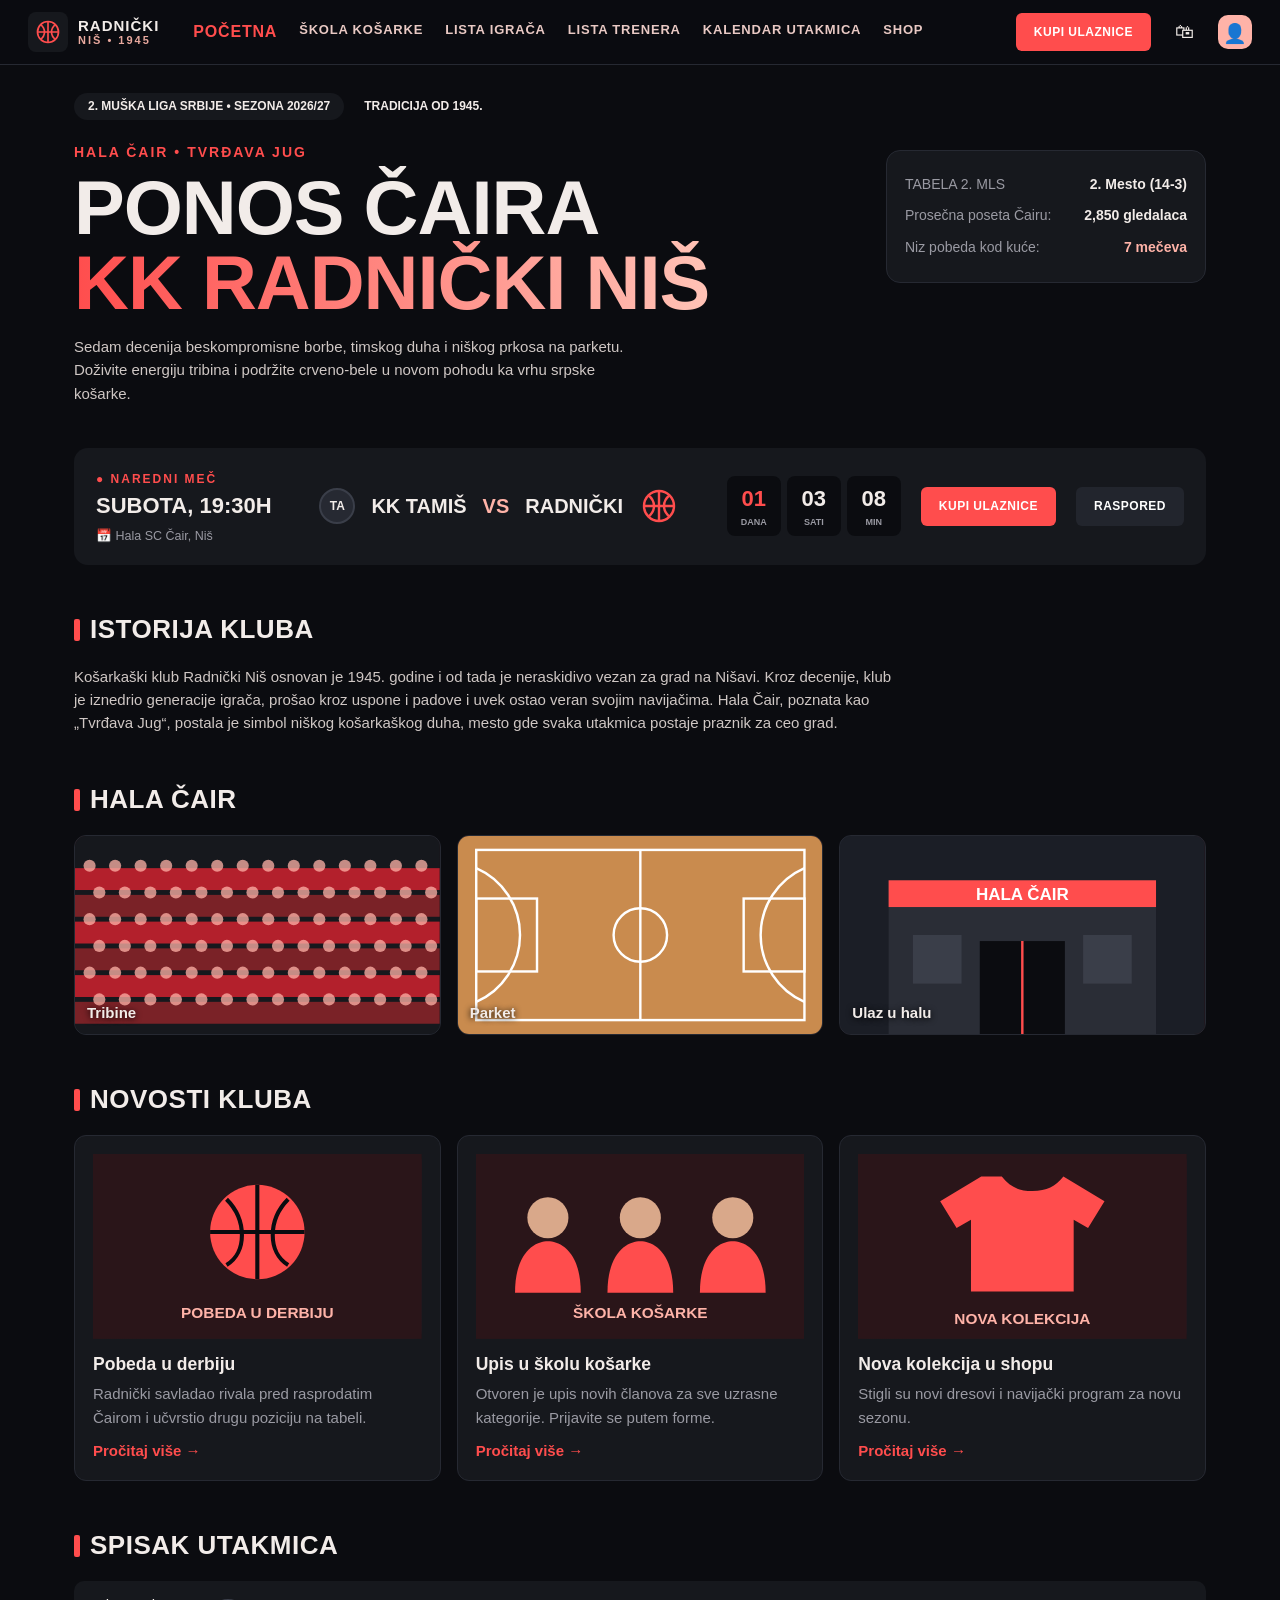
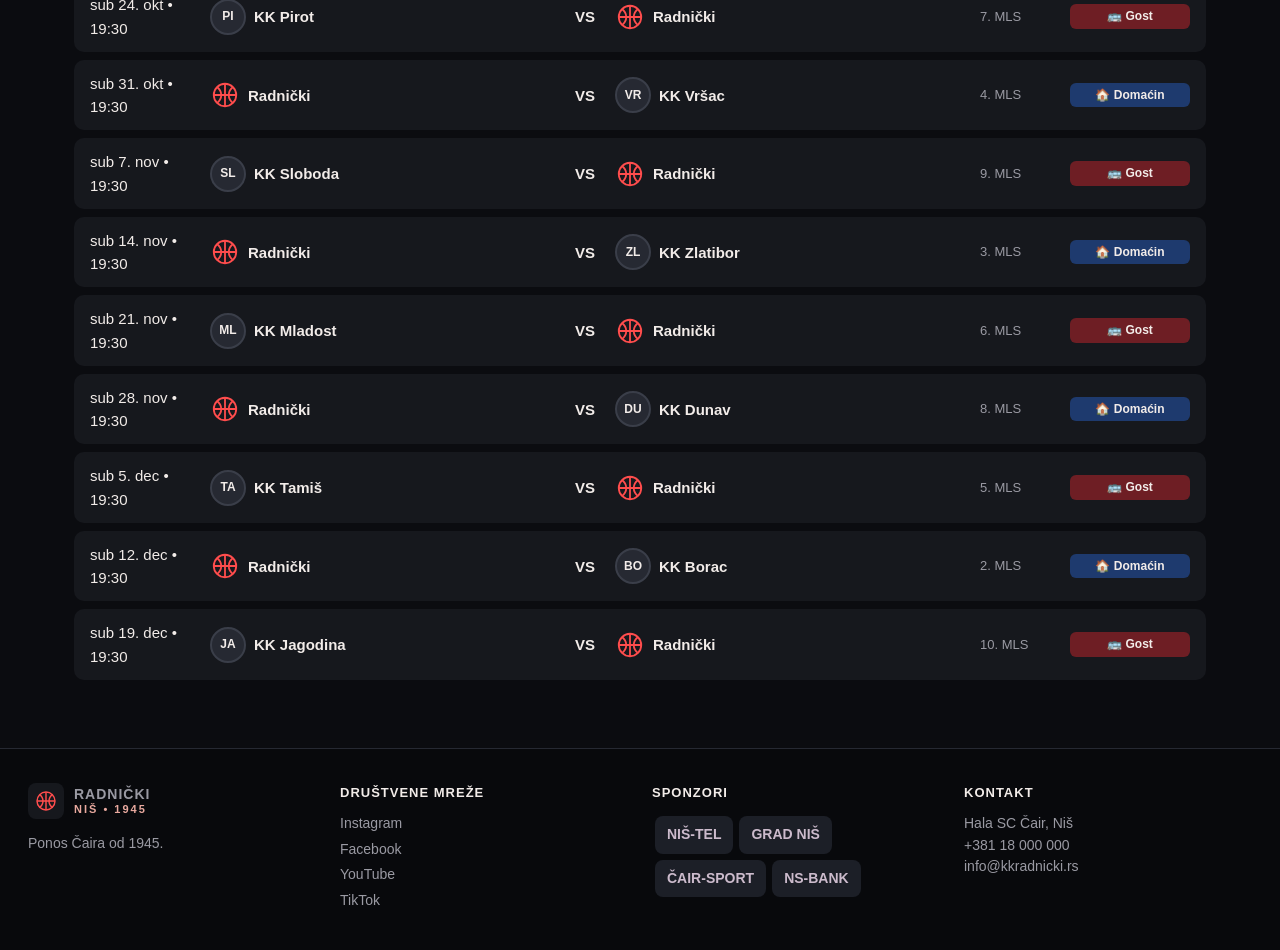
<file: index.html>
<!DOCTYPE html>
<html lang="sr"><head><meta charset="utf-8"><meta http-equiv="refresh" content="0; url=pocetna/index.html"><title>KK Radnički Niš</title></head><body><a href="pocetna/index.html">KK Radnički Niš</a></body></html>
</file>
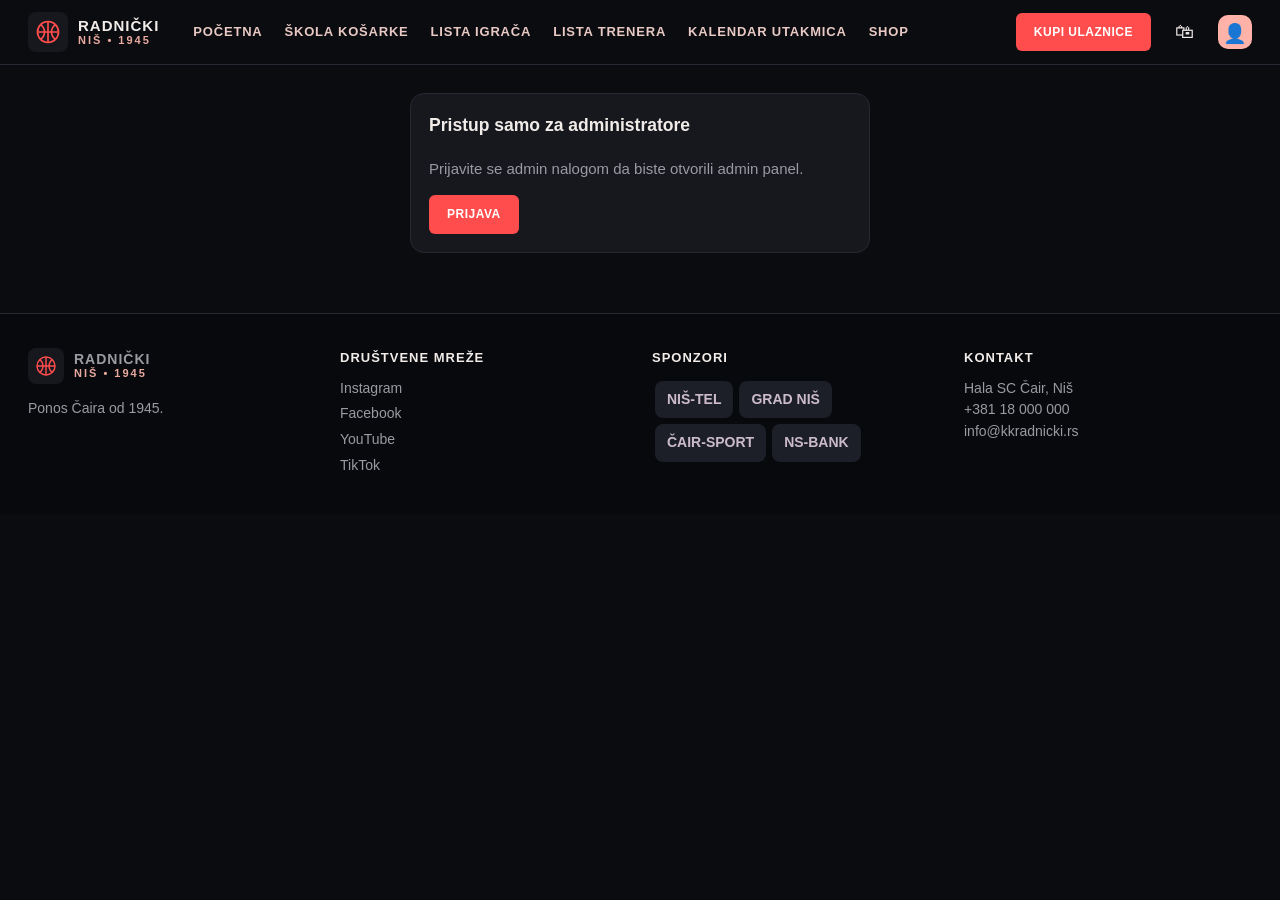
<file: admin/index.html>
<!DOCTYPE html>
<html lang="sr"><head><meta charset="utf-8">
<meta name="viewport" content="width=device-width, initial-scale=1, viewport-fit=cover">
<title>KK Radnički Niš – Admin panel</title>
<link rel="stylesheet" href="style.css">
</head><body>
<nav id="nv"></nav><main id="mn"></main><footer id="ft"></footer>
<script src="script.js"></script>
</body></html>
</file>
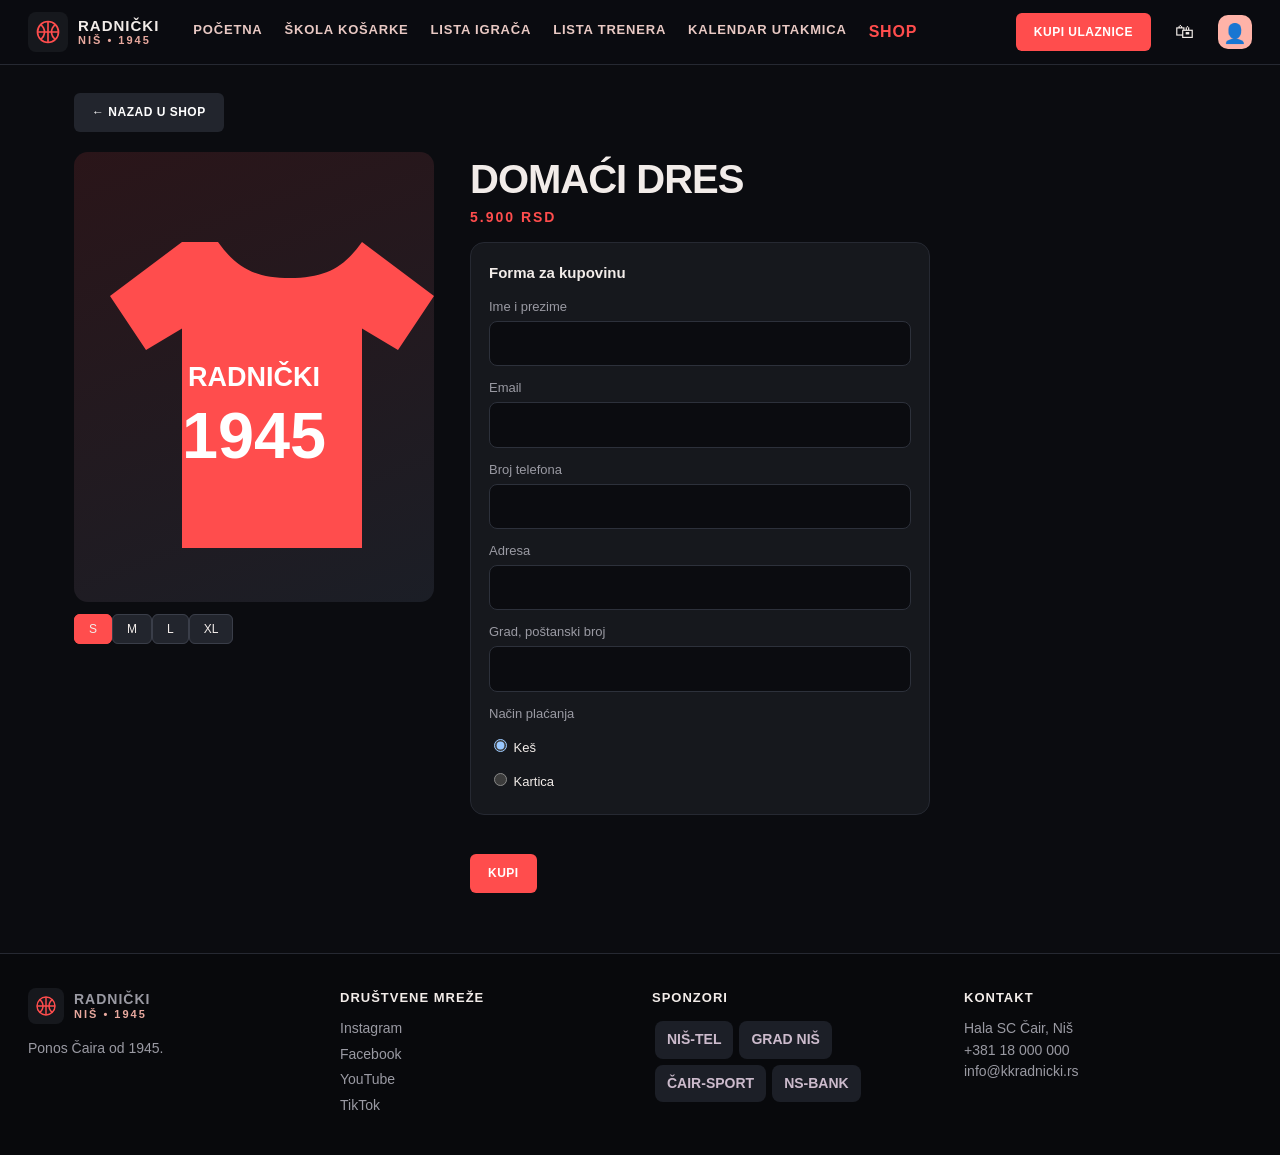
<file: artikal/index.html>
<!DOCTYPE html>
<html lang="sr"><head><meta charset="utf-8">
<meta name="viewport" content="width=device-width, initial-scale=1, viewport-fit=cover">
<title>KK Radnički Niš – Stranica artikla</title>
<link rel="stylesheet" href="style.css">
</head><body>
<nav id="nv"></nav><main id="mn"></main><footer id="ft"></footer>
<script src="script.js"></script>
</body></html>
</file>
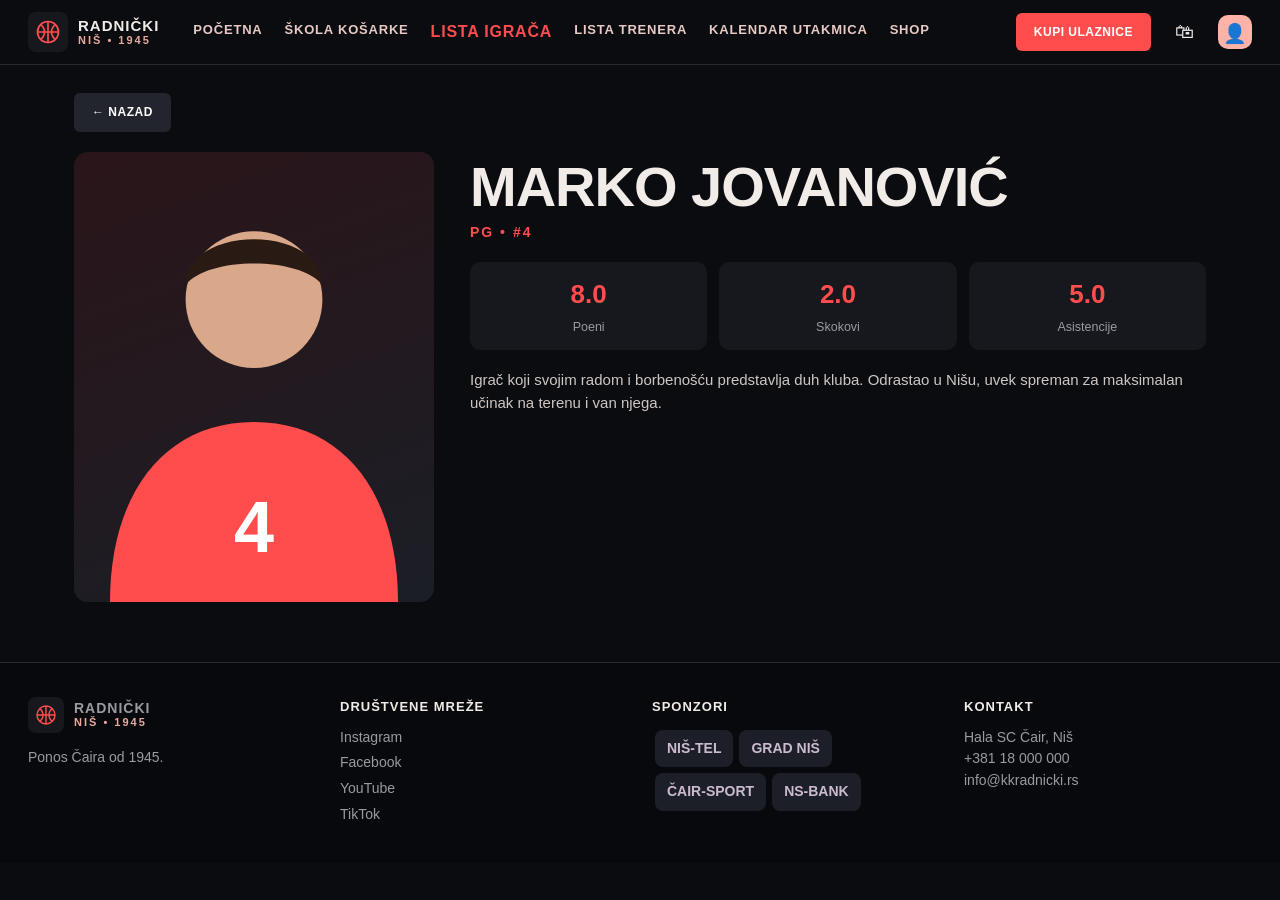
<file: igrac/index.html>
<!DOCTYPE html>
<html lang="sr"><head><meta charset="utf-8">
<meta name="viewport" content="width=device-width, initial-scale=1, viewport-fit=cover">
<title>KK Radnički Niš – Stranica igrača</title>
<link rel="stylesheet" href="style.css">
</head><body>
<nav id="nv"></nav><main id="mn"></main><footer id="ft"></footer>
<script src="script.js"></script>
</body></html>
</file>
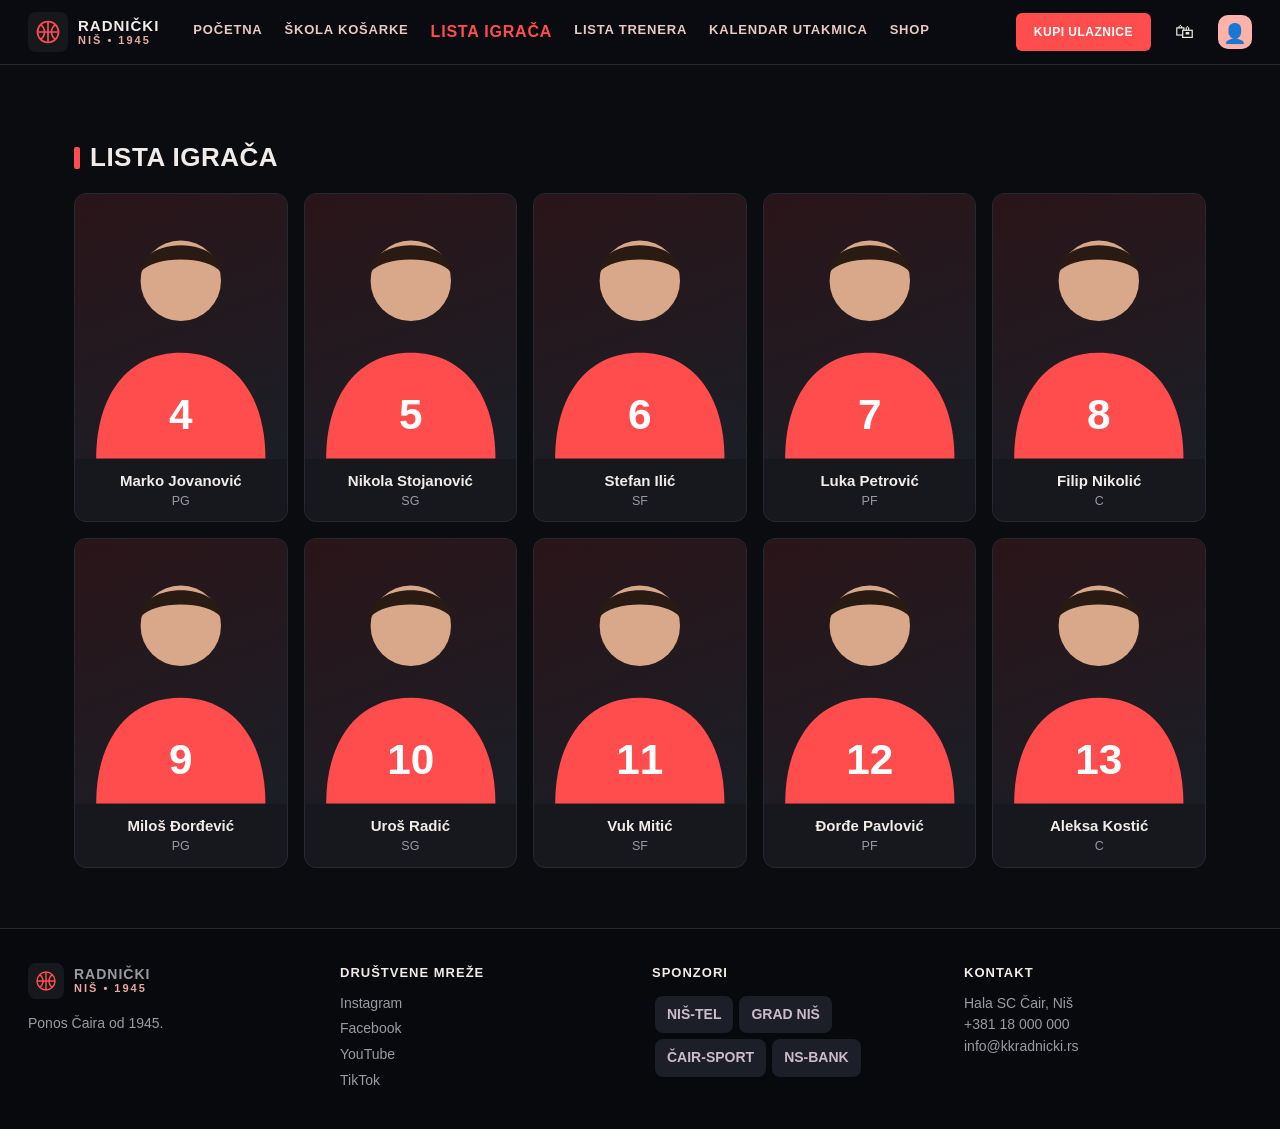
<file: igraci/index.html>
<!DOCTYPE html>
<html lang="sr"><head><meta charset="utf-8">
<meta name="viewport" content="width=device-width, initial-scale=1, viewport-fit=cover">
<title>KK Radnički Niš – Lista igrača</title>
<link rel="stylesheet" href="style.css">
</head><body>
<nav id="nv"></nav><main id="mn"></main><footer id="ft"></footer>
<script src="script.js"></script>
</body></html>
</file>
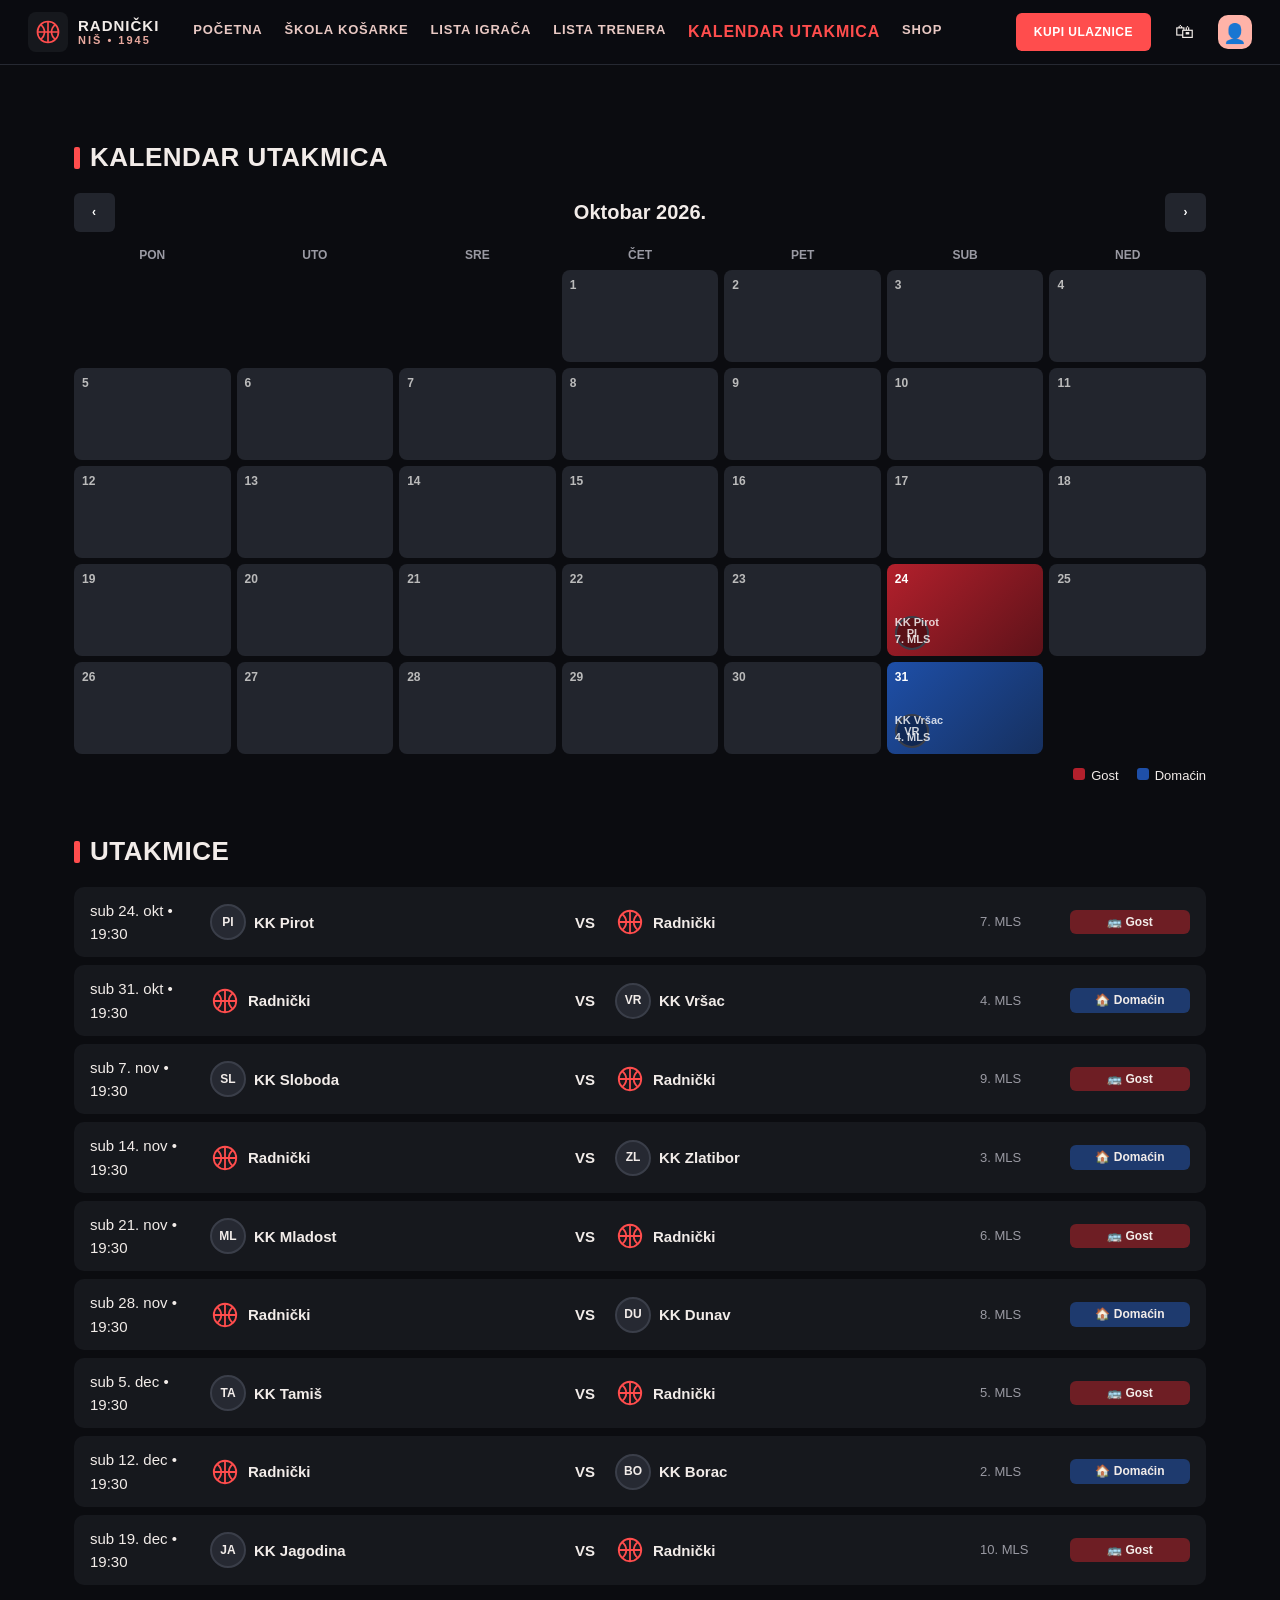
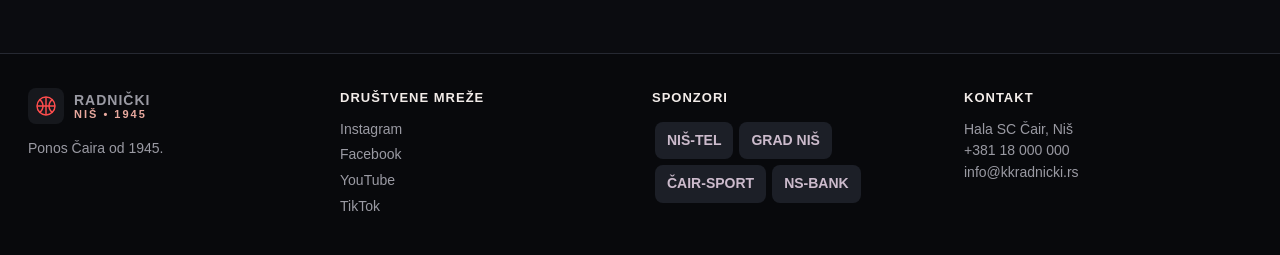
<file: kalendar/index.html>
<!DOCTYPE html>
<html lang="sr"><head><meta charset="utf-8">
<meta name="viewport" content="width=device-width, initial-scale=1, viewport-fit=cover">
<title>KK Radnički Niš – Kalendar utakmica</title>
<link rel="stylesheet" href="style.css">
</head><body>
<nav id="nv"></nav><main id="mn"></main><footer id="ft"></footer>
<script src="script.js"></script>
</body></html>
</file>
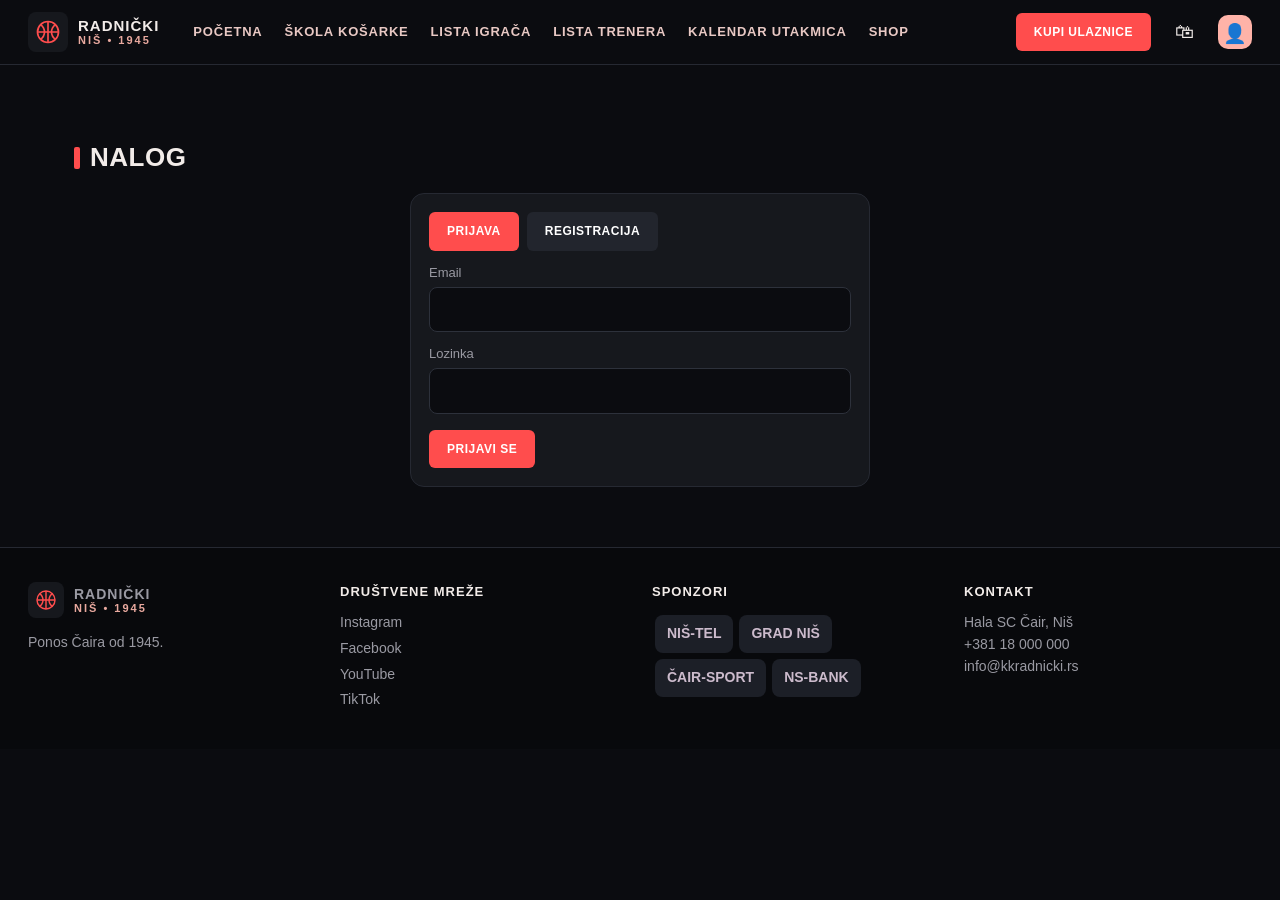
<file: nalog/index.html>
<!DOCTYPE html>
<html lang="sr"><head><meta charset="utf-8">
<meta name="viewport" content="width=device-width, initial-scale=1, viewport-fit=cover">
<title>KK Radnički Niš – Nalog (prijava i registracija)</title>
<link rel="stylesheet" href="style.css">
</head><body>
<nav id="nv"></nav><main id="mn"></main><footer id="ft"></footer>
<script src="script.js"></script>
</body></html>
</file>
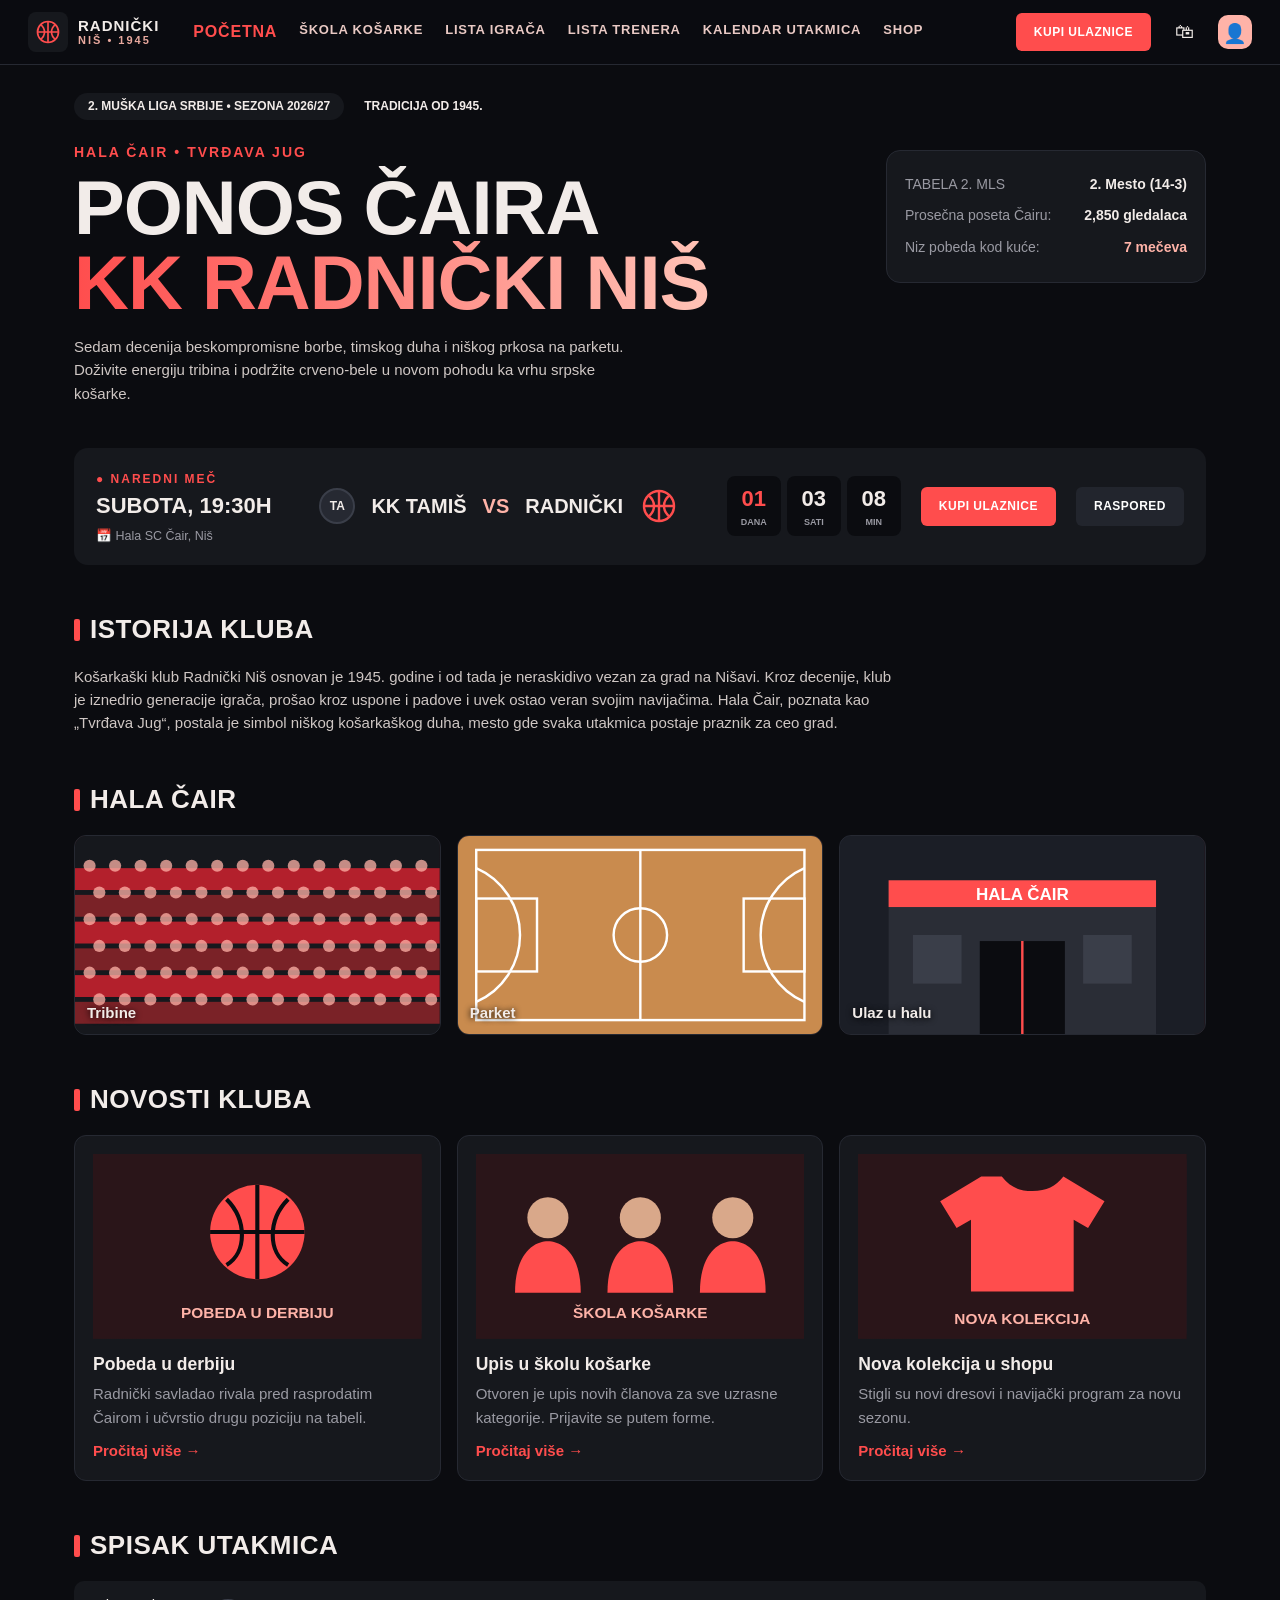
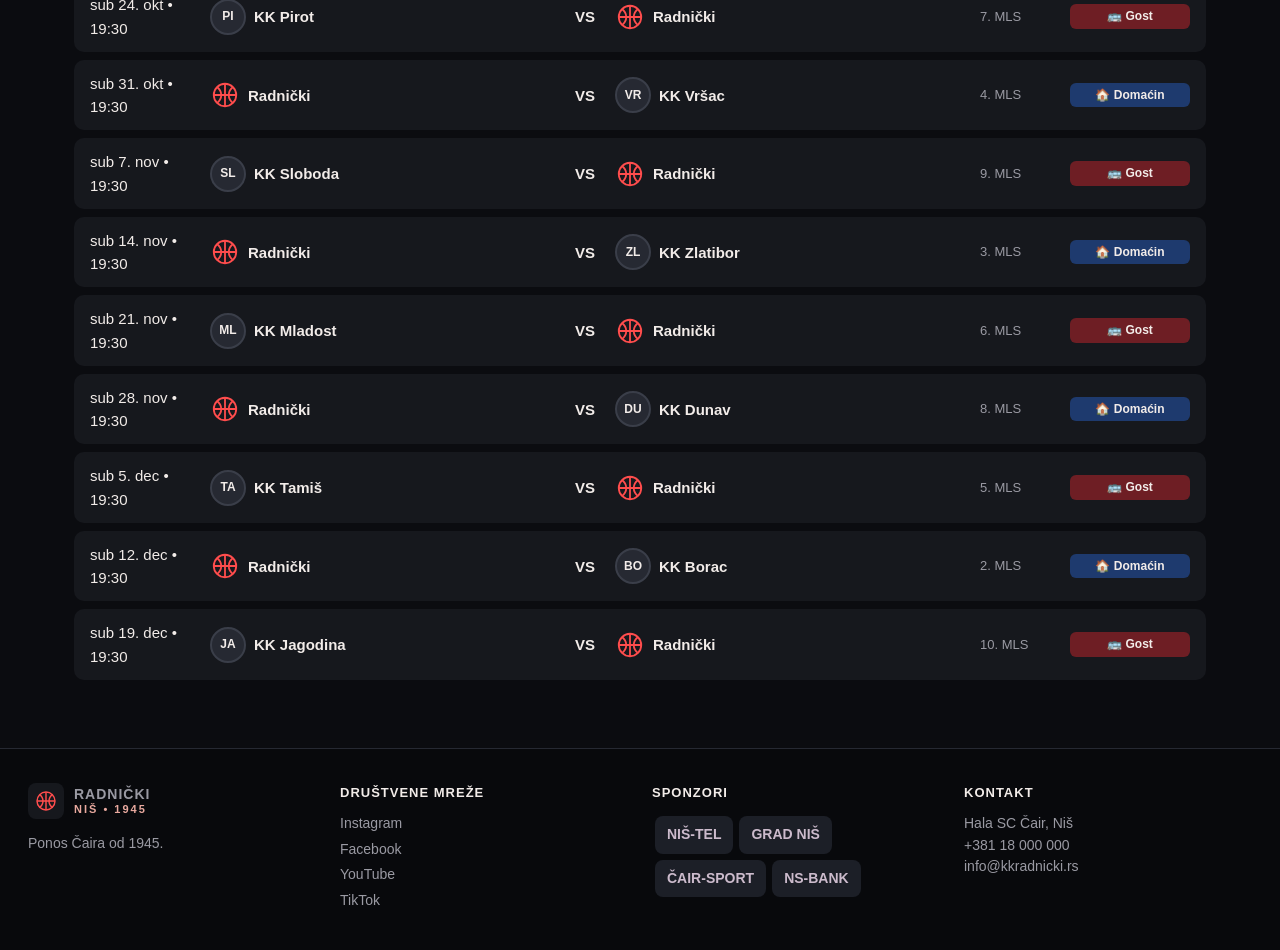
<file: pocetna/index.html>
<!DOCTYPE html>
<html lang="sr"><head><meta charset="utf-8">
<meta name="viewport" content="width=device-width, initial-scale=1, viewport-fit=cover">
<title>KK Radnički Niš – Početna</title>
<link rel="stylesheet" href="style.css">
</head><body>
<nav id="nv"></nav><main id="mn"></main><footer id="ft"></footer>
<script src="script.js"></script>
</body></html>
</file>
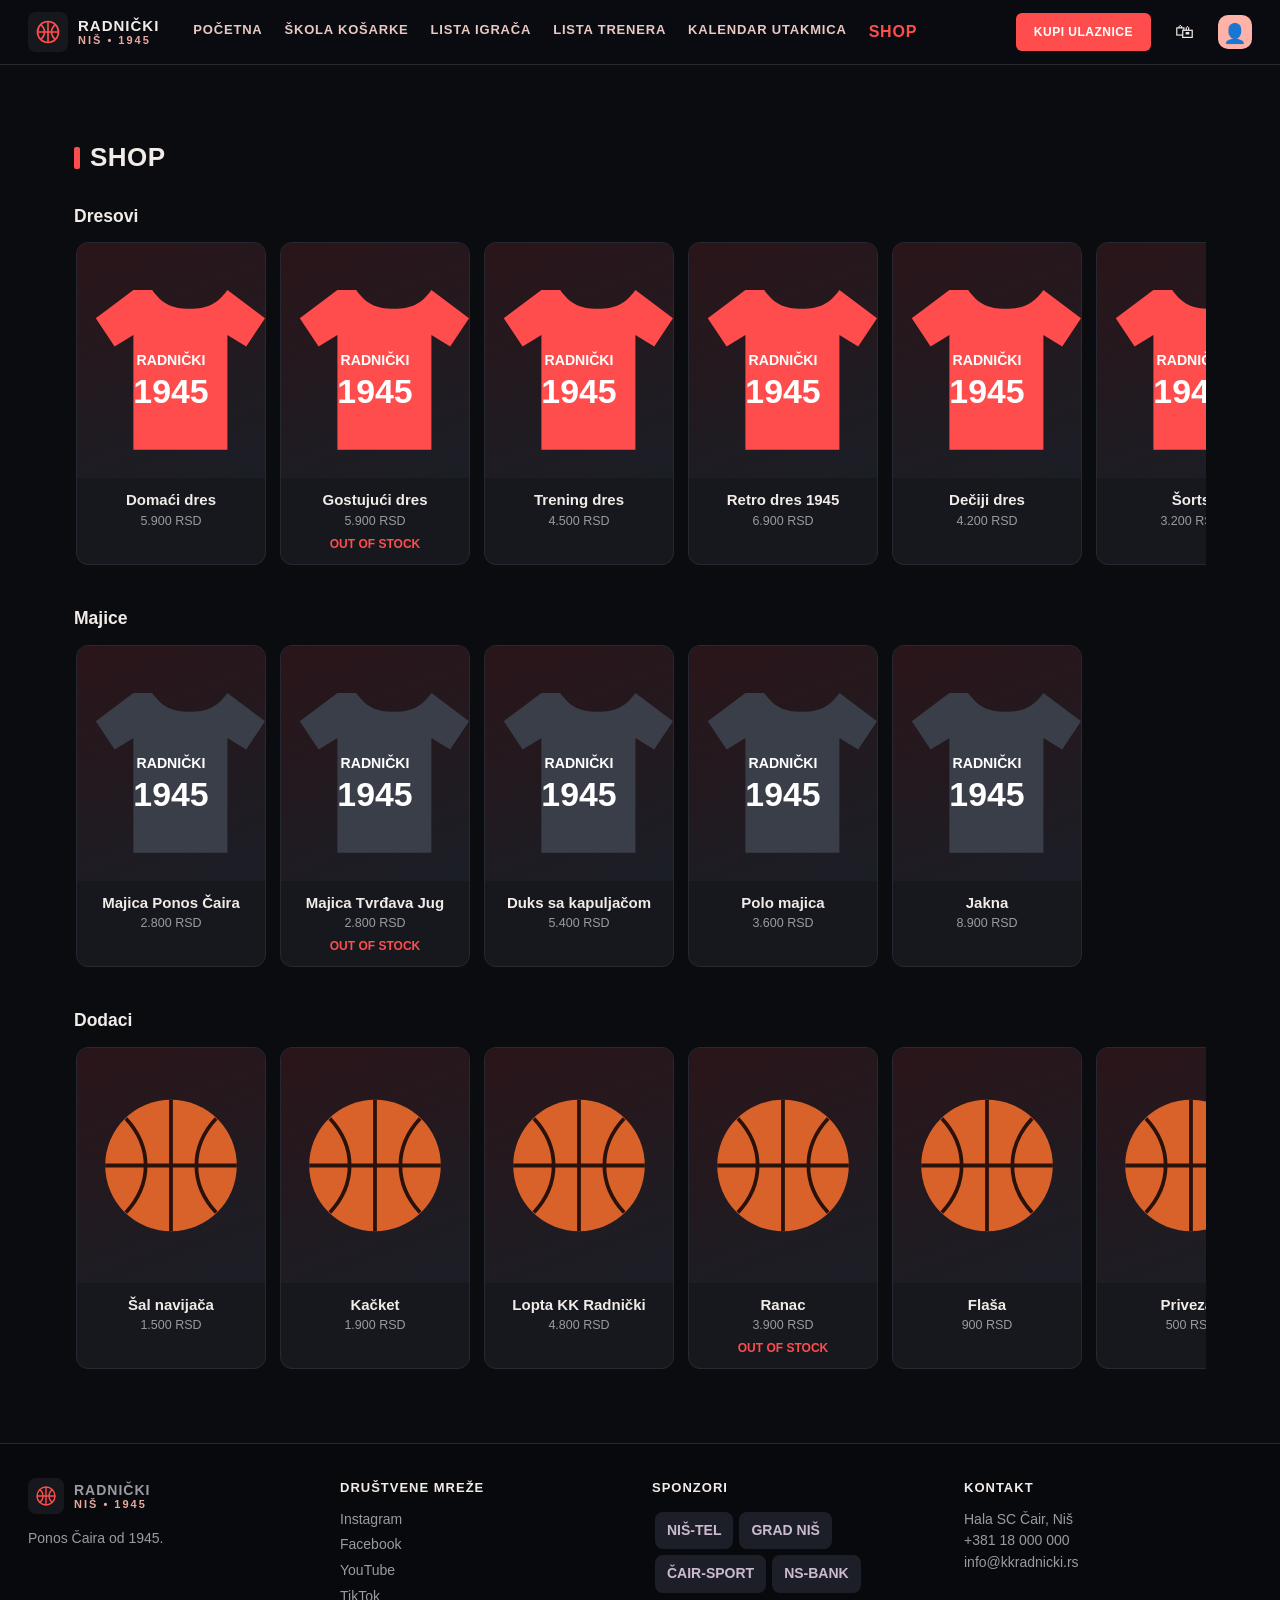
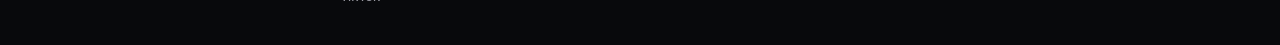
<file: shop/index.html>
<!DOCTYPE html>
<html lang="sr"><head><meta charset="utf-8">
<meta name="viewport" content="width=device-width, initial-scale=1, viewport-fit=cover">
<title>KK Radnički Niš – Shop</title>
<link rel="stylesheet" href="style.css">
</head><body>
<nav id="nv"></nav><main id="mn"></main><footer id="ft"></footer>
<script src="script.js"></script>
</body></html>
</file>
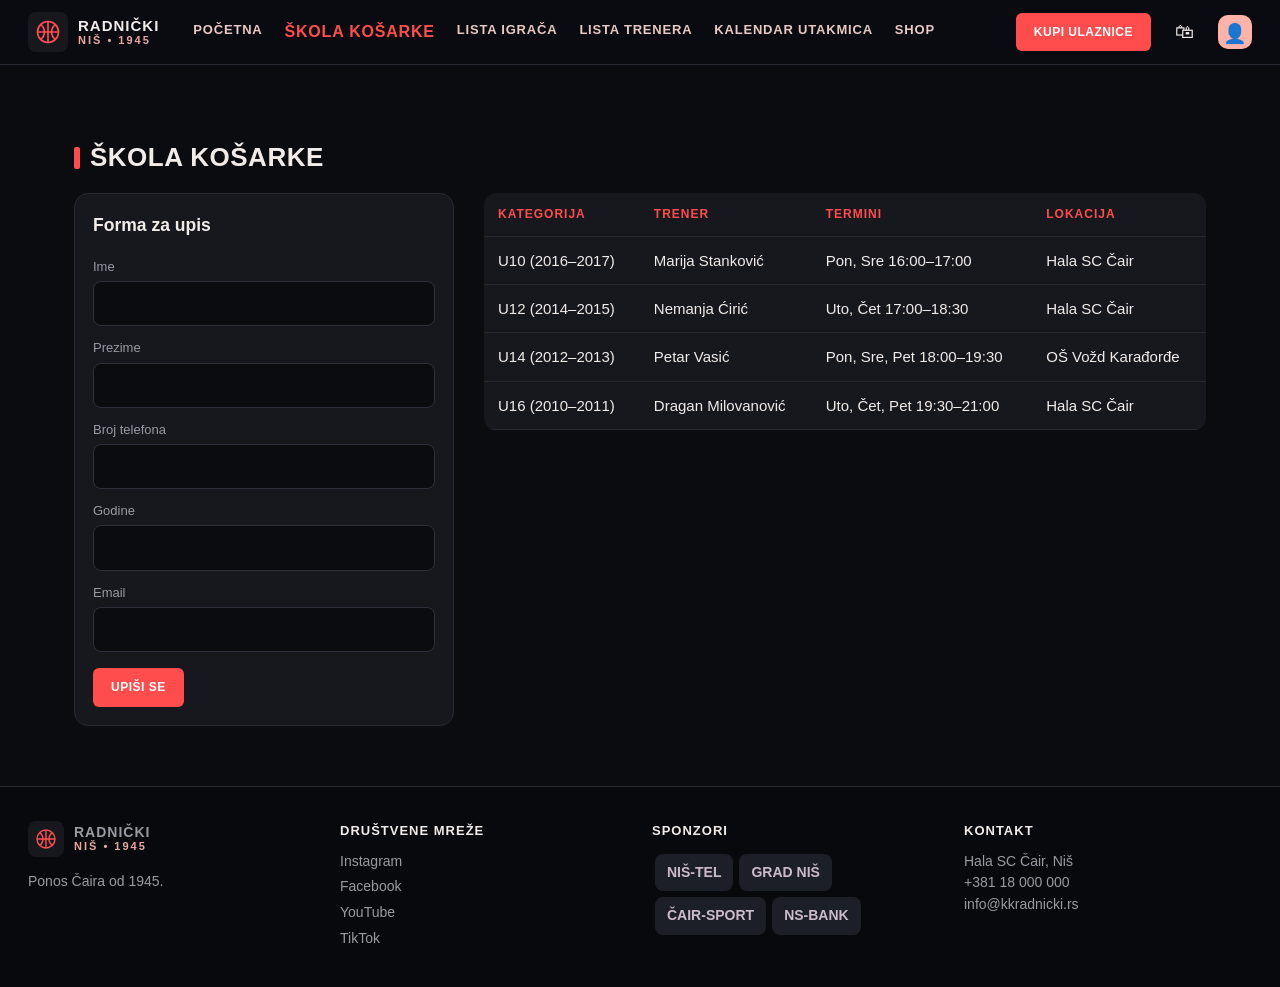
<file: skola/index.html>
<!DOCTYPE html>
<html lang="sr"><head><meta charset="utf-8">
<meta name="viewport" content="width=device-width, initial-scale=1, viewport-fit=cover">
<title>KK Radnički Niš – Škola košarke</title>
<link rel="stylesheet" href="style.css">
</head><body>
<nav id="nv"></nav><main id="mn"></main><footer id="ft"></footer>
<script src="script.js"></script>
</body></html>
</file>
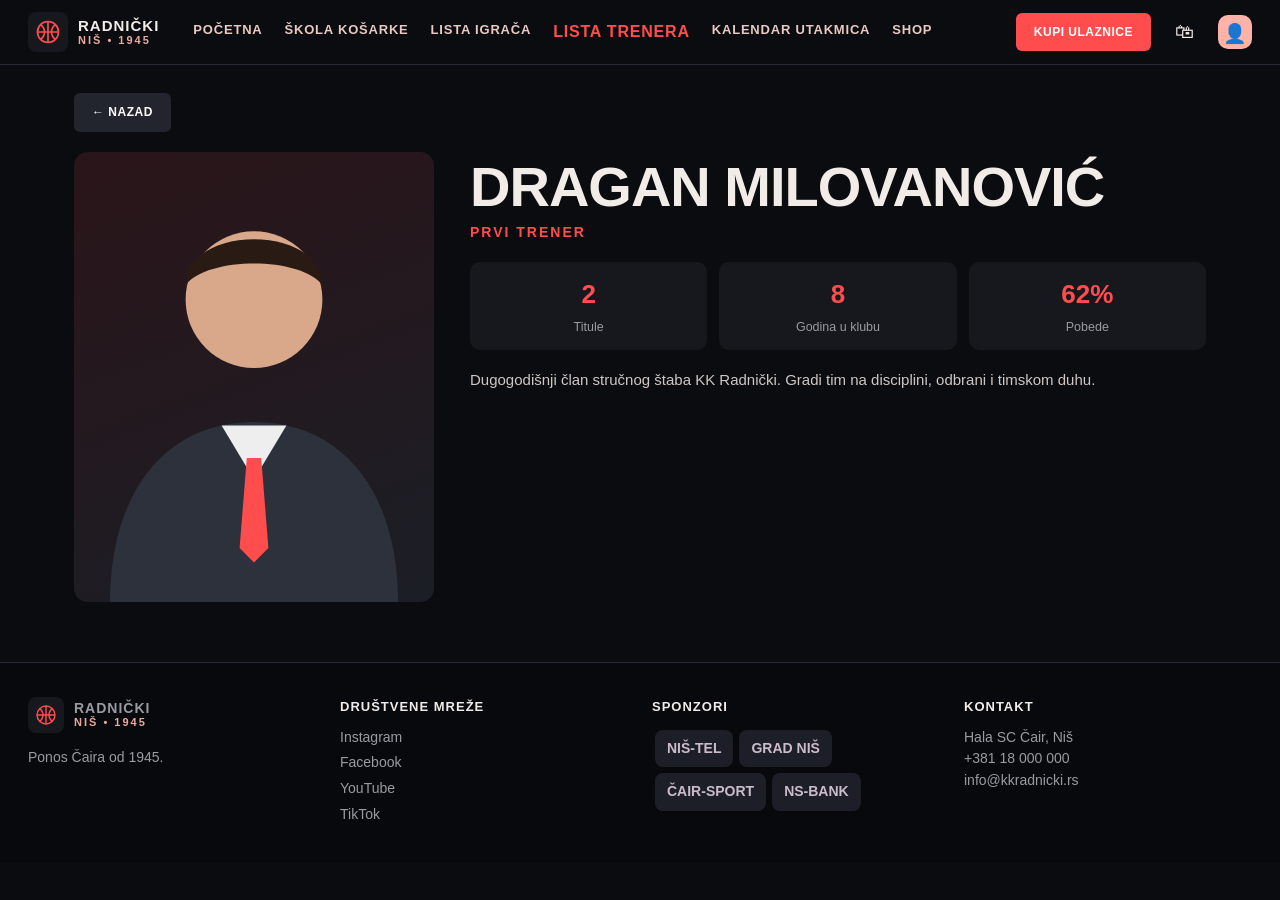
<file: trener/index.html>
<!DOCTYPE html>
<html lang="sr"><head><meta charset="utf-8">
<meta name="viewport" content="width=device-width, initial-scale=1, viewport-fit=cover">
<title>KK Radnički Niš – Stranica trenera</title>
<link rel="stylesheet" href="style.css">
</head><body>
<nav id="nv"></nav><main id="mn"></main><footer id="ft"></footer>
<script src="script.js"></script>
</body></html>
</file>
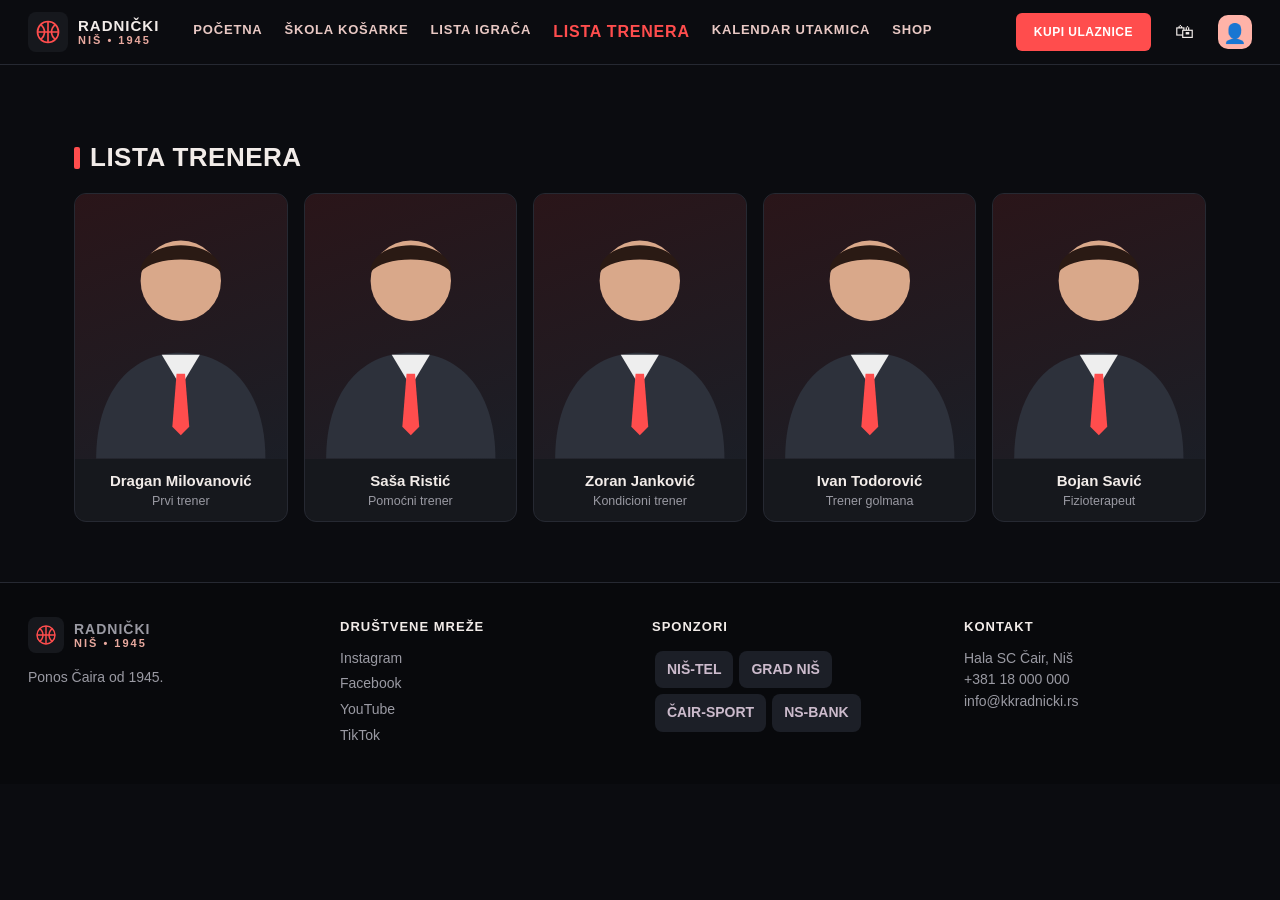
<file: treneri/index.html>
<!DOCTYPE html>
<html lang="sr"><head><meta charset="utf-8">
<meta name="viewport" content="width=device-width, initial-scale=1, viewport-fit=cover">
<title>KK Radnički Niš – Lista trenera</title>
<link rel="stylesheet" href="style.css">
</head><body>
<nav id="nv"></nav><main id="mn"></main><footer id="ft"></footer>
<script src="script.js"></script>
</body></html>
</file>
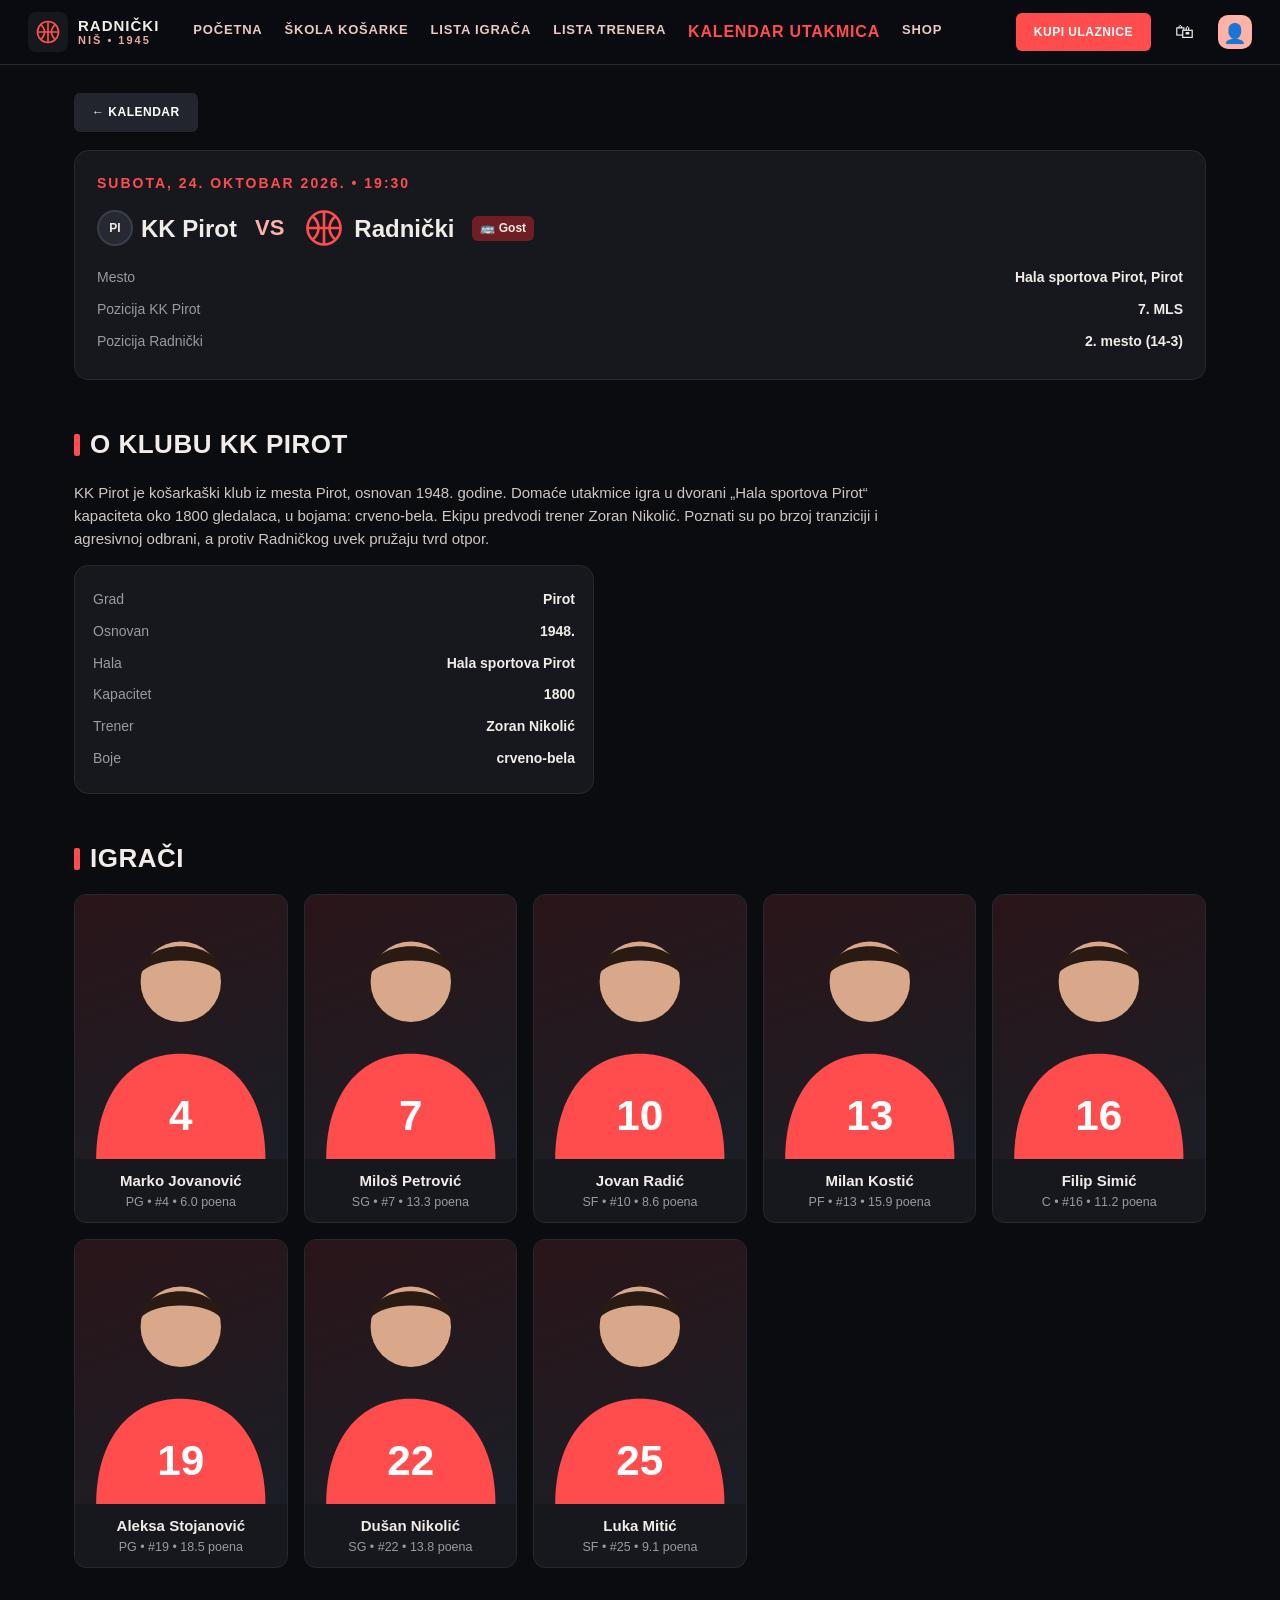
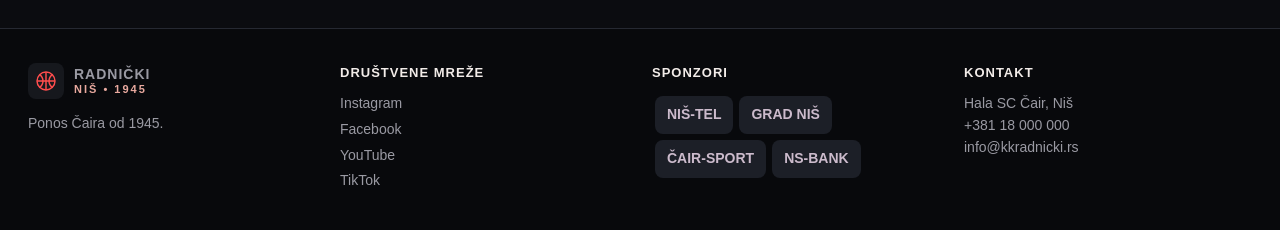
<file: utakmica/index.html>
<!DOCTYPE html>
<html lang="sr"><head><meta charset="utf-8">
<meta name="viewport" content="width=device-width, initial-scale=1, viewport-fit=cover">
<title>KK Radnički Niš – Utakmica</title>
<link rel="stylesheet" href="style.css">
</head><body>
<nav id="nv"></nav><main id="mn"></main><footer id="ft"></footer>
<script src="script.js"></script>
</body></html>
</file>
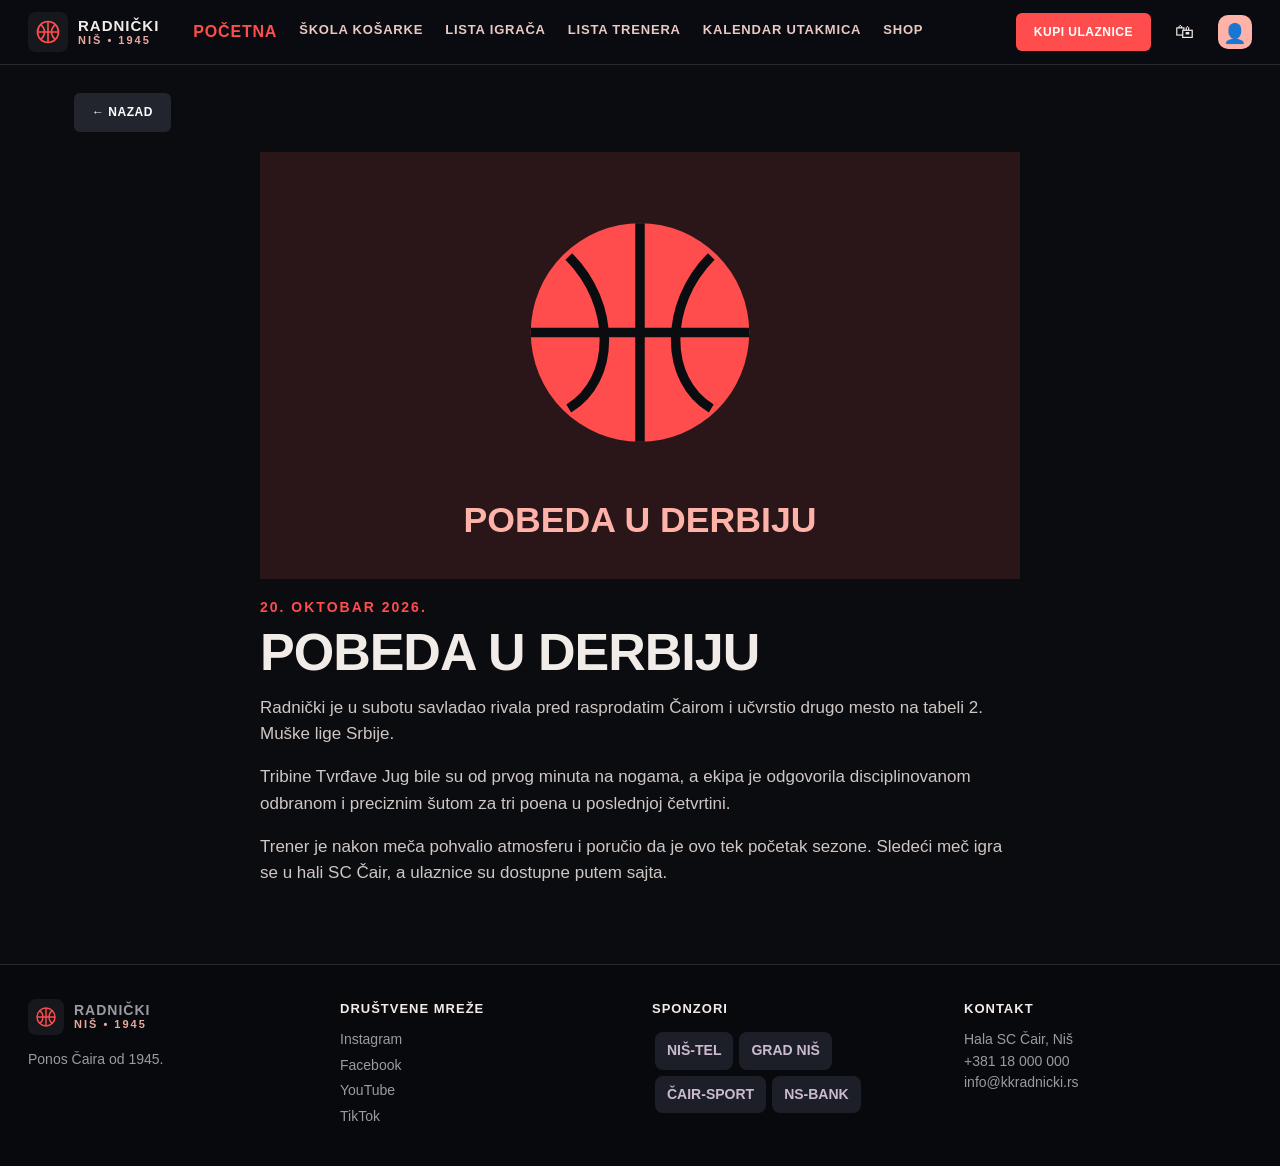
<file: vest/index.html>
<!DOCTYPE html>
<html lang="sr"><head><meta charset="utf-8">
<meta name="viewport" content="width=device-width, initial-scale=1, viewport-fit=cover">
<title>KK Radnički Niš – Vest</title>
<link rel="stylesheet" href="style.css">
</head><body>
<nav id="nv"></nav><main id="mn"></main><footer id="ft"></footer>
<script src="script.js"></script>
</body></html>
</file>
<file: admin/style.css>
:root{--bg:#0B0C10;--ac:#FF4D4D;--cd:#16181D;--tx:#f2ece9;--mu:#9a9aa3;--ln:#262932;color-scheme:dark;box-sizing:border-box;padding-top:env(safe-area-inset-top,0px);padding-bottom:env(safe-area-inset-bottom,0px)}
*{box-sizing:border-box}
body{margin:0;background:var(--bg);color:var(--tx);font:15px/1.55 -apple-system,"SF Pro Display","SF Pro Text","Segoe UI",Roboto,Helvetica,Arial,sans-serif}
a{color:inherit}button,input,select,textarea{font:inherit;color:inherit}
nav{position:sticky;top:0;z-index:9;display:flex;align-items:center;gap:20px;padding:12px 28px;background:rgba(11,12,16,.94);border-bottom:1px solid var(--ln);overflow-x:auto}
.lg{display:flex;align-items:center;gap:10px;cursor:pointer;font-weight:800;line-height:1.1;letter-spacing:1px;white-space:nowrap}.lg small{display:block;color:#e9a99f;font-size:11px;letter-spacing:2px}
.lg svg{background:var(--cd);border-radius:8px;padding:6px}
nav .l{display:flex;gap:22px;margin:0 auto 0 14px}nav .l a{font-weight:700;font-size:13px;letter-spacing:.8px;text-transform:uppercase;color:#e9c9c4;cursor:pointer;white-space:nowrap}nav .l a.on{color:var(--ac);font-size:16px}
.btn{background:var(--ac);color:#fff;border:0;border-radius:6px;padding:10px 18px;font-weight:800;text-transform:uppercase;font-size:12px;letter-spacing:.5px;cursor:pointer;white-space:nowrap}.btn.g{background:#22252d}.btn:disabled{opacity:.4;cursor:not-allowed}
.ic{background:none;border:0;cursor:pointer;font-size:19px;position:relative;padding:4px}.ic i{position:absolute;top:-4px;right:-6px;background:var(--ac);border-radius:9px;font-size:10px;padding:0 5px;font-style:normal;font-weight:800}
.us{background:#ffb3a8;color:#0B0C10;border-radius:10px;width:34px;height:34px}
main{max-width:1180px;margin:0 auto;padding:28px 24px 60px}
h1{font-size:clamp(38px,7vw,76px);line-height:.98;margin:8px 0;text-transform:uppercase;font-weight:800;letter-spacing:-1px}h1 em{font-style:normal;background:linear-gradient(90deg,#ff4d4d,#ffc3b6);-webkit-background-clip:text;background-clip:text;color:transparent}
h2{font-size:26px;text-transform:uppercase;margin:44px 0 16px;letter-spacing:.5px}h2:before{content:"";display:inline-block;width:6px;height:22px;background:var(--ac);margin-right:10px;vertical-align:-3px;border-radius:2px}
.pill{display:inline-block;background:var(--cd);border-radius:20px;padding:4px 14px;font-size:12px;font-weight:700;margin-right:6px}.ac{color:var(--ac);font-weight:800;letter-spacing:2px;text-transform:uppercase;font-size:14px}
.hero{display:grid;grid-template-columns:1fr 320px;gap:24px;align-items:start}.hero p{color:#cfc7c4;max-width:560px}
.card{background:var(--cd);border:1px solid var(--ln);border-radius:14px;padding:18px}.card .r{display:flex;justify-content:space-between;gap:10px;padding:5px 0;font-size:14px;color:var(--mu)}.card .r b{color:var(--tx)}
.nx{display:flex;gap:20px;align-items:center;flex-wrap:wrap;margin-top:28px;background:var(--cd);border-radius:14px;padding:18px 22px}
.nx .cn{display:flex;gap:6px}.cn div{background:#0B0C10;border-radius:8px;padding:6px 10px;text-align:center;font-weight:800;font-size:22px;min-width:54px}.cn div:first-child{color:var(--ac)}.cn small{display:block;font-size:9px;color:var(--mu)}
.bg{display:inline-flex;align-items:center;justify-content:center;width:36px;height:36px;border-radius:50%;background:#262932;font-weight:800;font-size:12px;border:2px solid #3a3e49;flex:none}
.tm{display:flex;align-items:center;gap:8px;font-weight:700}
.g3{display:grid;grid-template-columns:repeat(3,1fr);gap:16px}.g5{display:grid;grid-template-columns:repeat(5,1fr);gap:16px}
.hall{height:170px;border-radius:12px;display:flex;align-items:flex-end;padding:12px;font-weight:700;background:linear-gradient(160deg,#2a0f12,#16181D 60%),var(--cd);border:1px solid var(--ln)}
.hall:nth-child(2){background:linear-gradient(200deg,#3a1518,#0B0C10)}.hall:nth-child(3){background:linear-gradient(120deg,#1d2230,#2a0f12)}
.mr{display:grid;grid-template-columns:110px 1fr 30px 1fr 80px 120px;gap:10px;align-items:center;padding:12px 16px;background:var(--cd);border-radius:10px;margin-bottom:8px}
.ha{font-size:12px;font-weight:700;border-radius:6px;padding:3px 8px;text-align:center}.ha.h{background:#1e3a6e}.ha.a{background:#6e1e24}.pos{color:var(--mu);font-size:13px}
.cal{display:grid;grid-template-columns:repeat(7,1fr);gap:6px}.cal .hd{color:var(--mu);font-size:12px;text-align:center;font-weight:700;text-transform:uppercase}
.cl{min-height:92px;border-radius:8px;background:#22252d;padding:6px 8px;font-size:12px;font-weight:700;color:#bbb;position:relative}.cl.h{background:linear-gradient(135deg,#1e4fa8,#16305f)}.cl.a{background:linear-gradient(135deg,#b3202c,#5d1219)}.cl .bg{position:absolute;right:6px;bottom:6px;width:34px;height:34px;background:#0006;font-size:11px}.cl span{position:absolute;left:8px;bottom:8px;font-size:11px;color:#fffc;max-width:60%}.cl.h,.cl.a{color:#fff}
.lgd{display:flex;gap:18px;justify-content:flex-end;margin-top:12px;font-size:13px}.lgd i{display:inline-block;width:12px;height:12px;border-radius:3px;margin-right:6px}
.pc{background:var(--cd);border:1px solid var(--ln);border-radius:12px;overflow:hidden;cursor:pointer;text-align:center;transition:.15s}.pc:hover{border-color:var(--ac)}
.ph{aspect-ratio:4/5;display:flex;align-items:center;justify-content:center;font-size:56px;font-weight:800;color:#ffffff30;background:linear-gradient(160deg,#2a1519,#1b1e26)}.ph.big{font-size:100px;border-radius:14px}
.pc .t{padding:10px;font-weight:700}.pc .t small{display:block;color:var(--mu);font-weight:400}
.rw{display:flex;gap:14px;overflow-x:auto;cursor:grab;padding:6px 2px 14px;scrollbar-width:thin;user-select:none}.rw .pc{flex:none;width:190px;position:relative}
.rw .pc .ph{transition:transform .2s}.rw .pc:hover .ph{transform:scale(1.12)}.rw .pc:hover{z-index:2}
.pc .sz{display:none;padding:0 8px 8px;gap:4px;justify-content:center;flex-wrap:wrap}.rw .pc:hover .sz,.rw .pc.ok .sz{display:flex}
.sb{background:#22252d;border:1px solid #3a3e49;border-radius:6px;padding:3px 9px;font-size:12px;cursor:pointer}.sb.on{background:var(--ac);border-color:var(--ac)}
.pc .add{display:none;margin:0 8px 10px}.pc.ok .add{display:block;width:calc(100% - 16px)}
.oos{color:var(--ac);font-weight:800;font-size:12px;text-transform:uppercase}
.det{display:grid;grid-template-columns:minmax(0,360px) 1fr;gap:36px;align-items:start}.det .nm{display:flex;gap:30px;align-items:flex-start}
.st{display:grid;grid-template-columns:repeat(3,1fr);gap:12px;margin:18px 0}.st div{background:var(--cd);border-radius:10px;padding:12px;text-align:center}.st b{display:block;font-size:26px;color:var(--ac)}.st small{color:var(--mu)}
label{display:block;font-size:13px;color:var(--mu);margin:12px 0 4px}input,select,textarea{width:100%;background:#0B0C10;border:1px solid #2d313b;border-radius:8px;padding:10px 12px}input[type=radio]{width:auto}
.fm{max-width:460px}.ok2{color:#6fdc8c;font-weight:700;margin-top:12px}
table{width:100%;border-collapse:collapse;background:var(--cd);border-radius:12px;overflow:hidden}th,td{padding:12px 14px;text-align:left;border-bottom:1px solid var(--ln)}th{color:var(--ac);text-transform:uppercase;font-size:12px;letter-spacing:1px}
.sk{display:grid;grid-template-columns:380px 1fr;gap:30px;align-items:start}
.adm{display:grid;grid-template-columns:220px 1fr;gap:0;border:1px solid var(--ln);border-radius:12px;overflow:hidden}.adm aside{background:var(--cd);padding:10px}.adm aside button{display:block;width:100%;text-align:left;background:none;border:0;padding:12px;border-radius:8px;cursor:pointer;font-weight:700}.adm aside button.on{background:var(--ac)}
.adm .tp{grid-column:1/3;background:#0f1116;padding:14px 20px;display:flex;justify-content:space-between;align-items:center;border-bottom:1px solid var(--ln);font-weight:800;text-transform:uppercase}
.ar{display:flex;align-items:center;gap:14px;padding:12px 18px;border-bottom:1px solid var(--ln)}.ar div{flex:1}.ar small{color:var(--mu)}
.mdl{position:fixed;inset:0;background:#000a;z-index:20;display:flex;align-items:center;justify-content:center;padding:16px}.mdl form{background:var(--cd);padding:22px;border-radius:14px;width:min(440px,100%);max-height:90vh;overflow:auto}
footer{border-top:1px solid var(--ln);background:#08090c;padding:34px 28px;display:grid;grid-template-columns:repeat(4,1fr);gap:24px;font-size:14px;color:var(--mu)}footer h4{color:var(--tx);margin:0 0 10px;text-transform:uppercase;font-size:13px;letter-spacing:1px}footer a{display:block;margin:4px 0;cursor:pointer}
.sp{display:inline-block;background:#1c1f27;border-radius:8px;padding:8px 12px;margin:3px;font-weight:800;color:#cbc}
@media(max-width:900px){.g5{grid-template-columns:repeat(3,1fr)}.hero,.det,.sk{grid-template-columns:1fr}.mr{grid-template-columns:1fr 1fr}footer{grid-template-columns:1fr 1fr}.g3{grid-template-columns:1fr}.det .nm{flex-direction:column}}
@media(max-width:520px){.g5{grid-template-columns:repeat(2,1fr)}.adm{grid-template-columns:1fr}.adm .tp{grid-column:1}nav{padding:10px 14px}.cl{min-height:64px;font-size:10px}.cl span{display:none}}
.er{color:#ff8a8a;font-size:12px;margin-top:4px}
.hb{display:none}
@media(max-width:900px){nav{flex-wrap:wrap;overflow:visible;gap:10px 14px}nav>.btn{margin-left:auto}.hb{display:inline-block}nav .l{display:none;order:9;width:100%;flex-direction:column;gap:0;margin:0}nav .l.open{display:flex}nav .l a{padding:12px 4px;border-top:1px solid var(--ln)}nav .l a.on{font-size:13px}}
form .btn{margin-top:16px}
</file>
<file: artikal/style.css>
:root{--bg:#0B0C10;--ac:#FF4D4D;--cd:#16181D;--tx:#f2ece9;--mu:#9a9aa3;--ln:#262932;color-scheme:dark;box-sizing:border-box;padding-top:env(safe-area-inset-top,0px);padding-bottom:env(safe-area-inset-bottom,0px)}
*{box-sizing:border-box}
body{margin:0;background:var(--bg);color:var(--tx);font:15px/1.55 -apple-system,"SF Pro Display","SF Pro Text","Segoe UI",Roboto,Helvetica,Arial,sans-serif}
a{color:inherit}button,input,select,textarea{font:inherit;color:inherit}
nav{position:sticky;top:0;z-index:9;display:flex;align-items:center;gap:20px;padding:12px 28px;background:rgba(11,12,16,.94);border-bottom:1px solid var(--ln);overflow-x:auto}
.lg{display:flex;align-items:center;gap:10px;cursor:pointer;font-weight:800;line-height:1.1;letter-spacing:1px;white-space:nowrap}.lg small{display:block;color:#e9a99f;font-size:11px;letter-spacing:2px}
.lg svg{background:var(--cd);border-radius:8px;padding:6px}
nav .l{display:flex;gap:22px;margin:0 auto 0 14px}nav .l a{font-weight:700;font-size:13px;letter-spacing:.8px;text-transform:uppercase;color:#e9c9c4;cursor:pointer;white-space:nowrap}nav .l a.on{color:var(--ac);font-size:16px}
.btn{background:var(--ac);color:#fff;border:0;border-radius:6px;padding:10px 18px;font-weight:800;text-transform:uppercase;font-size:12px;letter-spacing:.5px;cursor:pointer;white-space:nowrap}.btn.g{background:#22252d}.btn:disabled{opacity:.4;cursor:not-allowed}
.ic{background:none;border:0;cursor:pointer;font-size:19px;position:relative;padding:4px}.ic i{position:absolute;top:-4px;right:-6px;background:var(--ac);border-radius:9px;font-size:10px;padding:0 5px;font-style:normal;font-weight:800}
.us{background:#ffb3a8;color:#0B0C10;border-radius:10px;width:34px;height:34px}
main{max-width:1180px;margin:0 auto;padding:28px 24px 60px}
h1{font-size:clamp(38px,7vw,76px);line-height:.98;margin:8px 0;text-transform:uppercase;font-weight:800;letter-spacing:-1px}h1 em{font-style:normal;background:linear-gradient(90deg,#ff4d4d,#ffc3b6);-webkit-background-clip:text;background-clip:text;color:transparent}
h2{font-size:26px;text-transform:uppercase;margin:44px 0 16px;letter-spacing:.5px}h2:before{content:"";display:inline-block;width:6px;height:22px;background:var(--ac);margin-right:10px;vertical-align:-3px;border-radius:2px}
.pill{display:inline-block;background:var(--cd);border-radius:20px;padding:4px 14px;font-size:12px;font-weight:700;margin-right:6px}.ac{color:var(--ac);font-weight:800;letter-spacing:2px;text-transform:uppercase;font-size:14px}
.hero{display:grid;grid-template-columns:1fr 320px;gap:24px;align-items:start}.hero p{color:#cfc7c4;max-width:560px}
.card{background:var(--cd);border:1px solid var(--ln);border-radius:14px;padding:18px}.card .r{display:flex;justify-content:space-between;gap:10px;padding:5px 0;font-size:14px;color:var(--mu)}.card .r b{color:var(--tx)}
.nx{display:flex;gap:20px;align-items:center;flex-wrap:wrap;margin-top:28px;background:var(--cd);border-radius:14px;padding:18px 22px}
.nx .cn{display:flex;gap:6px}.cn div{background:#0B0C10;border-radius:8px;padding:6px 10px;text-align:center;font-weight:800;font-size:22px;min-width:54px}.cn div:first-child{color:var(--ac)}.cn small{display:block;font-size:9px;color:var(--mu)}
.bg{display:inline-flex;align-items:center;justify-content:center;width:36px;height:36px;border-radius:50%;background:#262932;font-weight:800;font-size:12px;border:2px solid #3a3e49;flex:none}
.tm{display:flex;align-items:center;gap:8px;font-weight:700}
.g3{display:grid;grid-template-columns:repeat(3,1fr);gap:16px}.g5{display:grid;grid-template-columns:repeat(5,1fr);gap:16px}
.hall{height:170px;border-radius:12px;display:flex;align-items:flex-end;padding:12px;font-weight:700;background:linear-gradient(160deg,#2a0f12,#16181D 60%),var(--cd);border:1px solid var(--ln)}
.hall:nth-child(2){background:linear-gradient(200deg,#3a1518,#0B0C10)}.hall:nth-child(3){background:linear-gradient(120deg,#1d2230,#2a0f12)}
.mr{display:grid;grid-template-columns:110px 1fr 30px 1fr 80px 120px;gap:10px;align-items:center;padding:12px 16px;background:var(--cd);border-radius:10px;margin-bottom:8px}
.ha{font-size:12px;font-weight:700;border-radius:6px;padding:3px 8px;text-align:center}.ha.h{background:#1e3a6e}.ha.a{background:#6e1e24}.pos{color:var(--mu);font-size:13px}
.cal{display:grid;grid-template-columns:repeat(7,1fr);gap:6px}.cal .hd{color:var(--mu);font-size:12px;text-align:center;font-weight:700;text-transform:uppercase}
.cl{min-height:92px;border-radius:8px;background:#22252d;padding:6px 8px;font-size:12px;font-weight:700;color:#bbb;position:relative}.cl.h{background:linear-gradient(135deg,#1e4fa8,#16305f)}.cl.a{background:linear-gradient(135deg,#b3202c,#5d1219)}.cl .bg{position:absolute;right:6px;bottom:6px;width:34px;height:34px;background:#0006;font-size:11px}.cl span{position:absolute;left:8px;bottom:8px;font-size:11px;color:#fffc;max-width:60%}.cl.h,.cl.a{color:#fff}
.lgd{display:flex;gap:18px;justify-content:flex-end;margin-top:12px;font-size:13px}.lgd i{display:inline-block;width:12px;height:12px;border-radius:3px;margin-right:6px}
.pc{background:var(--cd);border:1px solid var(--ln);border-radius:12px;overflow:hidden;cursor:pointer;text-align:center;transition:.15s}.pc:hover{border-color:var(--ac)}
.ph{aspect-ratio:4/5;display:flex;align-items:center;justify-content:center;font-size:56px;font-weight:800;color:#ffffff30;background:linear-gradient(160deg,#2a1519,#1b1e26)}.ph.big{font-size:100px;border-radius:14px}
.pc .t{padding:10px;font-weight:700}.pc .t small{display:block;color:var(--mu);font-weight:400}
.rw{display:flex;gap:14px;overflow-x:auto;cursor:grab;padding:6px 2px 14px;scrollbar-width:thin;user-select:none}.rw .pc{flex:none;width:190px;position:relative}
.rw .pc .ph{transition:transform .2s}.rw .pc:hover .ph{transform:scale(1.12)}.rw .pc:hover{z-index:2}
.pc .sz{display:none;padding:0 8px 8px;gap:4px;justify-content:center;flex-wrap:wrap}.rw .pc:hover .sz,.rw .pc.ok .sz{display:flex}
.sb{background:#22252d;border:1px solid #3a3e49;border-radius:6px;padding:3px 9px;font-size:12px;cursor:pointer}.sb.on{background:var(--ac);border-color:var(--ac)}
.pc .add{display:none;margin:0 8px 10px}.pc.ok .add{display:block;width:calc(100% - 16px)}
.oos{color:var(--ac);font-weight:800;font-size:12px;text-transform:uppercase}
.det{display:grid;grid-template-columns:minmax(0,360px) 1fr;gap:36px;align-items:start}.det .nm{display:flex;gap:30px;align-items:flex-start}
.st{display:grid;grid-template-columns:repeat(3,1fr);gap:12px;margin:18px 0}.st div{background:var(--cd);border-radius:10px;padding:12px;text-align:center}.st b{display:block;font-size:26px;color:var(--ac)}.st small{color:var(--mu)}
label{display:block;font-size:13px;color:var(--mu);margin:12px 0 4px}input,select,textarea{width:100%;background:#0B0C10;border:1px solid #2d313b;border-radius:8px;padding:10px 12px}input[type=radio]{width:auto}
.fm{max-width:460px}.ok2{color:#6fdc8c;font-weight:700;margin-top:12px}
table{width:100%;border-collapse:collapse;background:var(--cd);border-radius:12px;overflow:hidden}th,td{padding:12px 14px;text-align:left;border-bottom:1px solid var(--ln)}th{color:var(--ac);text-transform:uppercase;font-size:12px;letter-spacing:1px}
.sk{display:grid;grid-template-columns:380px 1fr;gap:30px;align-items:start}
.adm{display:grid;grid-template-columns:220px 1fr;gap:0;border:1px solid var(--ln);border-radius:12px;overflow:hidden}.adm aside{background:var(--cd);padding:10px}.adm aside button{display:block;width:100%;text-align:left;background:none;border:0;padding:12px;border-radius:8px;cursor:pointer;font-weight:700}.adm aside button.on{background:var(--ac)}
.adm .tp{grid-column:1/3;background:#0f1116;padding:14px 20px;display:flex;justify-content:space-between;align-items:center;border-bottom:1px solid var(--ln);font-weight:800;text-transform:uppercase}
.ar{display:flex;align-items:center;gap:14px;padding:12px 18px;border-bottom:1px solid var(--ln)}.ar div{flex:1}.ar small{color:var(--mu)}
.mdl{position:fixed;inset:0;background:#000a;z-index:20;display:flex;align-items:center;justify-content:center;padding:16px}.mdl form{background:var(--cd);padding:22px;border-radius:14px;width:min(440px,100%);max-height:90vh;overflow:auto}
footer{border-top:1px solid var(--ln);background:#08090c;padding:34px 28px;display:grid;grid-template-columns:repeat(4,1fr);gap:24px;font-size:14px;color:var(--mu)}footer h4{color:var(--tx);margin:0 0 10px;text-transform:uppercase;font-size:13px;letter-spacing:1px}footer a{display:block;margin:4px 0;cursor:pointer}
.sp{display:inline-block;background:#1c1f27;border-radius:8px;padding:8px 12px;margin:3px;font-weight:800;color:#cbc}
@media(max-width:900px){.g5{grid-template-columns:repeat(3,1fr)}.hero,.det,.sk{grid-template-columns:1fr}.mr{grid-template-columns:1fr 1fr}footer{grid-template-columns:1fr 1fr}.g3{grid-template-columns:1fr}.det .nm{flex-direction:column}}
@media(max-width:520px){.g5{grid-template-columns:repeat(2,1fr)}.adm{grid-template-columns:1fr}.adm .tp{grid-column:1}nav{padding:10px 14px}.cl{min-height:64px;font-size:10px}.cl span{display:none}}
.er{color:#ff8a8a;font-size:12px;margin-top:4px}
.hb{display:none}
@media(max-width:900px){nav{flex-wrap:wrap;overflow:visible;gap:10px 14px}nav>.btn{margin-left:auto}.hb{display:inline-block}nav .l{display:none;order:9;width:100%;flex-direction:column;gap:0;margin:0}nav .l.open{display:flex}nav .l a{padding:12px 4px;border-top:1px solid var(--ln)}nav .l a.on{font-size:13px}}
form .btn{margin-top:16px}
</file>
<file: igrac/style.css>
:root{--bg:#0B0C10;--ac:#FF4D4D;--cd:#16181D;--tx:#f2ece9;--mu:#9a9aa3;--ln:#262932;color-scheme:dark;box-sizing:border-box;padding-top:env(safe-area-inset-top,0px);padding-bottom:env(safe-area-inset-bottom,0px)}
*{box-sizing:border-box}
body{margin:0;background:var(--bg);color:var(--tx);font:15px/1.55 -apple-system,"SF Pro Display","SF Pro Text","Segoe UI",Roboto,Helvetica,Arial,sans-serif}
a{color:inherit}button,input,select,textarea{font:inherit;color:inherit}
nav{position:sticky;top:0;z-index:9;display:flex;align-items:center;gap:20px;padding:12px 28px;background:rgba(11,12,16,.94);border-bottom:1px solid var(--ln);overflow-x:auto}
.lg{display:flex;align-items:center;gap:10px;cursor:pointer;font-weight:800;line-height:1.1;letter-spacing:1px;white-space:nowrap}.lg small{display:block;color:#e9a99f;font-size:11px;letter-spacing:2px}
.lg svg{background:var(--cd);border-radius:8px;padding:6px}
nav .l{display:flex;gap:22px;margin:0 auto 0 14px}nav .l a{font-weight:700;font-size:13px;letter-spacing:.8px;text-transform:uppercase;color:#e9c9c4;cursor:pointer;white-space:nowrap}nav .l a.on{color:var(--ac);font-size:16px}
.btn{background:var(--ac);color:#fff;border:0;border-radius:6px;padding:10px 18px;font-weight:800;text-transform:uppercase;font-size:12px;letter-spacing:.5px;cursor:pointer;white-space:nowrap}.btn.g{background:#22252d}.btn:disabled{opacity:.4;cursor:not-allowed}
.ic{background:none;border:0;cursor:pointer;font-size:19px;position:relative;padding:4px}.ic i{position:absolute;top:-4px;right:-6px;background:var(--ac);border-radius:9px;font-size:10px;padding:0 5px;font-style:normal;font-weight:800}
.us{background:#ffb3a8;color:#0B0C10;border-radius:10px;width:34px;height:34px}
main{max-width:1180px;margin:0 auto;padding:28px 24px 60px}
h1{font-size:clamp(38px,7vw,76px);line-height:.98;margin:8px 0;text-transform:uppercase;font-weight:800;letter-spacing:-1px}h1 em{font-style:normal;background:linear-gradient(90deg,#ff4d4d,#ffc3b6);-webkit-background-clip:text;background-clip:text;color:transparent}
h2{font-size:26px;text-transform:uppercase;margin:44px 0 16px;letter-spacing:.5px}h2:before{content:"";display:inline-block;width:6px;height:22px;background:var(--ac);margin-right:10px;vertical-align:-3px;border-radius:2px}
.pill{display:inline-block;background:var(--cd);border-radius:20px;padding:4px 14px;font-size:12px;font-weight:700;margin-right:6px}.ac{color:var(--ac);font-weight:800;letter-spacing:2px;text-transform:uppercase;font-size:14px}
.hero{display:grid;grid-template-columns:1fr 320px;gap:24px;align-items:start}.hero p{color:#cfc7c4;max-width:560px}
.card{background:var(--cd);border:1px solid var(--ln);border-radius:14px;padding:18px}.card .r{display:flex;justify-content:space-between;gap:10px;padding:5px 0;font-size:14px;color:var(--mu)}.card .r b{color:var(--tx)}
.nx{display:flex;gap:20px;align-items:center;flex-wrap:wrap;margin-top:28px;background:var(--cd);border-radius:14px;padding:18px 22px}
.nx .cn{display:flex;gap:6px}.cn div{background:#0B0C10;border-radius:8px;padding:6px 10px;text-align:center;font-weight:800;font-size:22px;min-width:54px}.cn div:first-child{color:var(--ac)}.cn small{display:block;font-size:9px;color:var(--mu)}
.bg{display:inline-flex;align-items:center;justify-content:center;width:36px;height:36px;border-radius:50%;background:#262932;font-weight:800;font-size:12px;border:2px solid #3a3e49;flex:none}
.tm{display:flex;align-items:center;gap:8px;font-weight:700}
.g3{display:grid;grid-template-columns:repeat(3,1fr);gap:16px}.g5{display:grid;grid-template-columns:repeat(5,1fr);gap:16px}
.hall{height:170px;border-radius:12px;display:flex;align-items:flex-end;padding:12px;font-weight:700;background:linear-gradient(160deg,#2a0f12,#16181D 60%),var(--cd);border:1px solid var(--ln)}
.hall:nth-child(2){background:linear-gradient(200deg,#3a1518,#0B0C10)}.hall:nth-child(3){background:linear-gradient(120deg,#1d2230,#2a0f12)}
.mr{display:grid;grid-template-columns:110px 1fr 30px 1fr 80px 120px;gap:10px;align-items:center;padding:12px 16px;background:var(--cd);border-radius:10px;margin-bottom:8px}
.ha{font-size:12px;font-weight:700;border-radius:6px;padding:3px 8px;text-align:center}.ha.h{background:#1e3a6e}.ha.a{background:#6e1e24}.pos{color:var(--mu);font-size:13px}
.cal{display:grid;grid-template-columns:repeat(7,1fr);gap:6px}.cal .hd{color:var(--mu);font-size:12px;text-align:center;font-weight:700;text-transform:uppercase}
.cl{min-height:92px;border-radius:8px;background:#22252d;padding:6px 8px;font-size:12px;font-weight:700;color:#bbb;position:relative}.cl.h{background:linear-gradient(135deg,#1e4fa8,#16305f)}.cl.a{background:linear-gradient(135deg,#b3202c,#5d1219)}.cl .bg{position:absolute;right:6px;bottom:6px;width:34px;height:34px;background:#0006;font-size:11px}.cl span{position:absolute;left:8px;bottom:8px;font-size:11px;color:#fffc;max-width:60%}.cl.h,.cl.a{color:#fff}
.lgd{display:flex;gap:18px;justify-content:flex-end;margin-top:12px;font-size:13px}.lgd i{display:inline-block;width:12px;height:12px;border-radius:3px;margin-right:6px}
.pc{background:var(--cd);border:1px solid var(--ln);border-radius:12px;overflow:hidden;cursor:pointer;text-align:center;transition:.15s}.pc:hover{border-color:var(--ac)}
.ph{aspect-ratio:4/5;display:flex;align-items:center;justify-content:center;font-size:56px;font-weight:800;color:#ffffff30;background:linear-gradient(160deg,#2a1519,#1b1e26)}.ph.big{font-size:100px;border-radius:14px}
.pc .t{padding:10px;font-weight:700}.pc .t small{display:block;color:var(--mu);font-weight:400}
.rw{display:flex;gap:14px;overflow-x:auto;cursor:grab;padding:6px 2px 14px;scrollbar-width:thin;user-select:none}.rw .pc{flex:none;width:190px;position:relative}
.rw .pc .ph{transition:transform .2s}.rw .pc:hover .ph{transform:scale(1.12)}.rw .pc:hover{z-index:2}
.pc .sz{display:none;padding:0 8px 8px;gap:4px;justify-content:center;flex-wrap:wrap}.rw .pc:hover .sz,.rw .pc.ok .sz{display:flex}
.sb{background:#22252d;border:1px solid #3a3e49;border-radius:6px;padding:3px 9px;font-size:12px;cursor:pointer}.sb.on{background:var(--ac);border-color:var(--ac)}
.pc .add{display:none;margin:0 8px 10px}.pc.ok .add{display:block;width:calc(100% - 16px)}
.oos{color:var(--ac);font-weight:800;font-size:12px;text-transform:uppercase}
.det{display:grid;grid-template-columns:minmax(0,360px) 1fr;gap:36px;align-items:start}.det .nm{display:flex;gap:30px;align-items:flex-start}
.st{display:grid;grid-template-columns:repeat(3,1fr);gap:12px;margin:18px 0}.st div{background:var(--cd);border-radius:10px;padding:12px;text-align:center}.st b{display:block;font-size:26px;color:var(--ac)}.st small{color:var(--mu)}
label{display:block;font-size:13px;color:var(--mu);margin:12px 0 4px}input,select,textarea{width:100%;background:#0B0C10;border:1px solid #2d313b;border-radius:8px;padding:10px 12px}input[type=radio]{width:auto}
.fm{max-width:460px}.ok2{color:#6fdc8c;font-weight:700;margin-top:12px}
table{width:100%;border-collapse:collapse;background:var(--cd);border-radius:12px;overflow:hidden}th,td{padding:12px 14px;text-align:left;border-bottom:1px solid var(--ln)}th{color:var(--ac);text-transform:uppercase;font-size:12px;letter-spacing:1px}
.sk{display:grid;grid-template-columns:380px 1fr;gap:30px;align-items:start}
.adm{display:grid;grid-template-columns:220px 1fr;gap:0;border:1px solid var(--ln);border-radius:12px;overflow:hidden}.adm aside{background:var(--cd);padding:10px}.adm aside button{display:block;width:100%;text-align:left;background:none;border:0;padding:12px;border-radius:8px;cursor:pointer;font-weight:700}.adm aside button.on{background:var(--ac)}
.adm .tp{grid-column:1/3;background:#0f1116;padding:14px 20px;display:flex;justify-content:space-between;align-items:center;border-bottom:1px solid var(--ln);font-weight:800;text-transform:uppercase}
.ar{display:flex;align-items:center;gap:14px;padding:12px 18px;border-bottom:1px solid var(--ln)}.ar div{flex:1}.ar small{color:var(--mu)}
.mdl{position:fixed;inset:0;background:#000a;z-index:20;display:flex;align-items:center;justify-content:center;padding:16px}.mdl form{background:var(--cd);padding:22px;border-radius:14px;width:min(440px,100%);max-height:90vh;overflow:auto}
footer{border-top:1px solid var(--ln);background:#08090c;padding:34px 28px;display:grid;grid-template-columns:repeat(4,1fr);gap:24px;font-size:14px;color:var(--mu)}footer h4{color:var(--tx);margin:0 0 10px;text-transform:uppercase;font-size:13px;letter-spacing:1px}footer a{display:block;margin:4px 0;cursor:pointer}
.sp{display:inline-block;background:#1c1f27;border-radius:8px;padding:8px 12px;margin:3px;font-weight:800;color:#cbc}
@media(max-width:900px){.g5{grid-template-columns:repeat(3,1fr)}.hero,.det,.sk{grid-template-columns:1fr}.mr{grid-template-columns:1fr 1fr}footer{grid-template-columns:1fr 1fr}.g3{grid-template-columns:1fr}.det .nm{flex-direction:column}}
@media(max-width:520px){.g5{grid-template-columns:repeat(2,1fr)}.adm{grid-template-columns:1fr}.adm .tp{grid-column:1}nav{padding:10px 14px}.cl{min-height:64px;font-size:10px}.cl span{display:none}}
.er{color:#ff8a8a;font-size:12px;margin-top:4px}
.hb{display:none}
@media(max-width:900px){nav{flex-wrap:wrap;overflow:visible;gap:10px 14px}nav>.btn{margin-left:auto}.hb{display:inline-block}nav .l{display:none;order:9;width:100%;flex-direction:column;gap:0;margin:0}nav .l.open{display:flex}nav .l a{padding:12px 4px;border-top:1px solid var(--ln)}nav .l a.on{font-size:13px}}
form .btn{margin-top:16px}
</file>
<file: igraci/style.css>
:root{--bg:#0B0C10;--ac:#FF4D4D;--cd:#16181D;--tx:#f2ece9;--mu:#9a9aa3;--ln:#262932;color-scheme:dark;box-sizing:border-box;padding-top:env(safe-area-inset-top,0px);padding-bottom:env(safe-area-inset-bottom,0px)}
*{box-sizing:border-box}
body{margin:0;background:var(--bg);color:var(--tx);font:15px/1.55 -apple-system,"SF Pro Display","SF Pro Text","Segoe UI",Roboto,Helvetica,Arial,sans-serif}
a{color:inherit}button,input,select,textarea{font:inherit;color:inherit}
nav{position:sticky;top:0;z-index:9;display:flex;align-items:center;gap:20px;padding:12px 28px;background:rgba(11,12,16,.94);border-bottom:1px solid var(--ln);overflow-x:auto}
.lg{display:flex;align-items:center;gap:10px;cursor:pointer;font-weight:800;line-height:1.1;letter-spacing:1px;white-space:nowrap}.lg small{display:block;color:#e9a99f;font-size:11px;letter-spacing:2px}
.lg svg{background:var(--cd);border-radius:8px;padding:6px}
nav .l{display:flex;gap:22px;margin:0 auto 0 14px}nav .l a{font-weight:700;font-size:13px;letter-spacing:.8px;text-transform:uppercase;color:#e9c9c4;cursor:pointer;white-space:nowrap}nav .l a.on{color:var(--ac);font-size:16px}
.btn{background:var(--ac);color:#fff;border:0;border-radius:6px;padding:10px 18px;font-weight:800;text-transform:uppercase;font-size:12px;letter-spacing:.5px;cursor:pointer;white-space:nowrap}.btn.g{background:#22252d}.btn:disabled{opacity:.4;cursor:not-allowed}
.ic{background:none;border:0;cursor:pointer;font-size:19px;position:relative;padding:4px}.ic i{position:absolute;top:-4px;right:-6px;background:var(--ac);border-radius:9px;font-size:10px;padding:0 5px;font-style:normal;font-weight:800}
.us{background:#ffb3a8;color:#0B0C10;border-radius:10px;width:34px;height:34px}
main{max-width:1180px;margin:0 auto;padding:28px 24px 60px}
h1{font-size:clamp(38px,7vw,76px);line-height:.98;margin:8px 0;text-transform:uppercase;font-weight:800;letter-spacing:-1px}h1 em{font-style:normal;background:linear-gradient(90deg,#ff4d4d,#ffc3b6);-webkit-background-clip:text;background-clip:text;color:transparent}
h2{font-size:26px;text-transform:uppercase;margin:44px 0 16px;letter-spacing:.5px}h2:before{content:"";display:inline-block;width:6px;height:22px;background:var(--ac);margin-right:10px;vertical-align:-3px;border-radius:2px}
.pill{display:inline-block;background:var(--cd);border-radius:20px;padding:4px 14px;font-size:12px;font-weight:700;margin-right:6px}.ac{color:var(--ac);font-weight:800;letter-spacing:2px;text-transform:uppercase;font-size:14px}
.hero{display:grid;grid-template-columns:1fr 320px;gap:24px;align-items:start}.hero p{color:#cfc7c4;max-width:560px}
.card{background:var(--cd);border:1px solid var(--ln);border-radius:14px;padding:18px}.card .r{display:flex;justify-content:space-between;gap:10px;padding:5px 0;font-size:14px;color:var(--mu)}.card .r b{color:var(--tx)}
.nx{display:flex;gap:20px;align-items:center;flex-wrap:wrap;margin-top:28px;background:var(--cd);border-radius:14px;padding:18px 22px}
.nx .cn{display:flex;gap:6px}.cn div{background:#0B0C10;border-radius:8px;padding:6px 10px;text-align:center;font-weight:800;font-size:22px;min-width:54px}.cn div:first-child{color:var(--ac)}.cn small{display:block;font-size:9px;color:var(--mu)}
.bg{display:inline-flex;align-items:center;justify-content:center;width:36px;height:36px;border-radius:50%;background:#262932;font-weight:800;font-size:12px;border:2px solid #3a3e49;flex:none}
.tm{display:flex;align-items:center;gap:8px;font-weight:700}
.g3{display:grid;grid-template-columns:repeat(3,1fr);gap:16px}.g5{display:grid;grid-template-columns:repeat(5,1fr);gap:16px}
.hall{height:170px;border-radius:12px;display:flex;align-items:flex-end;padding:12px;font-weight:700;background:linear-gradient(160deg,#2a0f12,#16181D 60%),var(--cd);border:1px solid var(--ln)}
.hall:nth-child(2){background:linear-gradient(200deg,#3a1518,#0B0C10)}.hall:nth-child(3){background:linear-gradient(120deg,#1d2230,#2a0f12)}
.mr{display:grid;grid-template-columns:110px 1fr 30px 1fr 80px 120px;gap:10px;align-items:center;padding:12px 16px;background:var(--cd);border-radius:10px;margin-bottom:8px}
.ha{font-size:12px;font-weight:700;border-radius:6px;padding:3px 8px;text-align:center}.ha.h{background:#1e3a6e}.ha.a{background:#6e1e24}.pos{color:var(--mu);font-size:13px}
.cal{display:grid;grid-template-columns:repeat(7,1fr);gap:6px}.cal .hd{color:var(--mu);font-size:12px;text-align:center;font-weight:700;text-transform:uppercase}
.cl{min-height:92px;border-radius:8px;background:#22252d;padding:6px 8px;font-size:12px;font-weight:700;color:#bbb;position:relative}.cl.h{background:linear-gradient(135deg,#1e4fa8,#16305f)}.cl.a{background:linear-gradient(135deg,#b3202c,#5d1219)}.cl .bg{position:absolute;right:6px;bottom:6px;width:34px;height:34px;background:#0006;font-size:11px}.cl span{position:absolute;left:8px;bottom:8px;font-size:11px;color:#fffc;max-width:60%}.cl.h,.cl.a{color:#fff}
.lgd{display:flex;gap:18px;justify-content:flex-end;margin-top:12px;font-size:13px}.lgd i{display:inline-block;width:12px;height:12px;border-radius:3px;margin-right:6px}
.pc{background:var(--cd);border:1px solid var(--ln);border-radius:12px;overflow:hidden;cursor:pointer;text-align:center;transition:.15s}.pc:hover{border-color:var(--ac)}
.ph{aspect-ratio:4/5;display:flex;align-items:center;justify-content:center;font-size:56px;font-weight:800;color:#ffffff30;background:linear-gradient(160deg,#2a1519,#1b1e26)}.ph.big{font-size:100px;border-radius:14px}
.pc .t{padding:10px;font-weight:700}.pc .t small{display:block;color:var(--mu);font-weight:400}
.rw{display:flex;gap:14px;overflow-x:auto;cursor:grab;padding:6px 2px 14px;scrollbar-width:thin;user-select:none}.rw .pc{flex:none;width:190px;position:relative}
.rw .pc .ph{transition:transform .2s}.rw .pc:hover .ph{transform:scale(1.12)}.rw .pc:hover{z-index:2}
.pc .sz{display:none;padding:0 8px 8px;gap:4px;justify-content:center;flex-wrap:wrap}.rw .pc:hover .sz,.rw .pc.ok .sz{display:flex}
.sb{background:#22252d;border:1px solid #3a3e49;border-radius:6px;padding:3px 9px;font-size:12px;cursor:pointer}.sb.on{background:var(--ac);border-color:var(--ac)}
.pc .add{display:none;margin:0 8px 10px}.pc.ok .add{display:block;width:calc(100% - 16px)}
.oos{color:var(--ac);font-weight:800;font-size:12px;text-transform:uppercase}
.det{display:grid;grid-template-columns:minmax(0,360px) 1fr;gap:36px;align-items:start}.det .nm{display:flex;gap:30px;align-items:flex-start}
.st{display:grid;grid-template-columns:repeat(3,1fr);gap:12px;margin:18px 0}.st div{background:var(--cd);border-radius:10px;padding:12px;text-align:center}.st b{display:block;font-size:26px;color:var(--ac)}.st small{color:var(--mu)}
label{display:block;font-size:13px;color:var(--mu);margin:12px 0 4px}input,select,textarea{width:100%;background:#0B0C10;border:1px solid #2d313b;border-radius:8px;padding:10px 12px}input[type=radio]{width:auto}
.fm{max-width:460px}.ok2{color:#6fdc8c;font-weight:700;margin-top:12px}
table{width:100%;border-collapse:collapse;background:var(--cd);border-radius:12px;overflow:hidden}th,td{padding:12px 14px;text-align:left;border-bottom:1px solid var(--ln)}th{color:var(--ac);text-transform:uppercase;font-size:12px;letter-spacing:1px}
.sk{display:grid;grid-template-columns:380px 1fr;gap:30px;align-items:start}
.adm{display:grid;grid-template-columns:220px 1fr;gap:0;border:1px solid var(--ln);border-radius:12px;overflow:hidden}.adm aside{background:var(--cd);padding:10px}.adm aside button{display:block;width:100%;text-align:left;background:none;border:0;padding:12px;border-radius:8px;cursor:pointer;font-weight:700}.adm aside button.on{background:var(--ac)}
.adm .tp{grid-column:1/3;background:#0f1116;padding:14px 20px;display:flex;justify-content:space-between;align-items:center;border-bottom:1px solid var(--ln);font-weight:800;text-transform:uppercase}
.ar{display:flex;align-items:center;gap:14px;padding:12px 18px;border-bottom:1px solid var(--ln)}.ar div{flex:1}.ar small{color:var(--mu)}
.mdl{position:fixed;inset:0;background:#000a;z-index:20;display:flex;align-items:center;justify-content:center;padding:16px}.mdl form{background:var(--cd);padding:22px;border-radius:14px;width:min(440px,100%);max-height:90vh;overflow:auto}
footer{border-top:1px solid var(--ln);background:#08090c;padding:34px 28px;display:grid;grid-template-columns:repeat(4,1fr);gap:24px;font-size:14px;color:var(--mu)}footer h4{color:var(--tx);margin:0 0 10px;text-transform:uppercase;font-size:13px;letter-spacing:1px}footer a{display:block;margin:4px 0;cursor:pointer}
.sp{display:inline-block;background:#1c1f27;border-radius:8px;padding:8px 12px;margin:3px;font-weight:800;color:#cbc}
@media(max-width:900px){.g5{grid-template-columns:repeat(3,1fr)}.hero,.det,.sk{grid-template-columns:1fr}.mr{grid-template-columns:1fr 1fr}footer{grid-template-columns:1fr 1fr}.g3{grid-template-columns:1fr}.det .nm{flex-direction:column}}
@media(max-width:520px){.g5{grid-template-columns:repeat(2,1fr)}.adm{grid-template-columns:1fr}.adm .tp{grid-column:1}nav{padding:10px 14px}.cl{min-height:64px;font-size:10px}.cl span{display:none}}
.er{color:#ff8a8a;font-size:12px;margin-top:4px}
.hb{display:none}
@media(max-width:900px){nav{flex-wrap:wrap;overflow:visible;gap:10px 14px}nav>.btn{margin-left:auto}.hb{display:inline-block}nav .l{display:none;order:9;width:100%;flex-direction:column;gap:0;margin:0}nav .l.open{display:flex}nav .l a{padding:12px 4px;border-top:1px solid var(--ln)}nav .l a.on{font-size:13px}}
form .btn{margin-top:16px}
</file>
<file: kalendar/style.css>
:root{--bg:#0B0C10;--ac:#FF4D4D;--cd:#16181D;--tx:#f2ece9;--mu:#9a9aa3;--ln:#262932;color-scheme:dark;box-sizing:border-box;padding-top:env(safe-area-inset-top,0px);padding-bottom:env(safe-area-inset-bottom,0px)}
*{box-sizing:border-box}
body{margin:0;background:var(--bg);color:var(--tx);font:15px/1.55 -apple-system,"SF Pro Display","SF Pro Text","Segoe UI",Roboto,Helvetica,Arial,sans-serif}
a{color:inherit}button,input,select,textarea{font:inherit;color:inherit}
nav{position:sticky;top:0;z-index:9;display:flex;align-items:center;gap:20px;padding:12px 28px;background:rgba(11,12,16,.94);border-bottom:1px solid var(--ln);overflow-x:auto}
.lg{display:flex;align-items:center;gap:10px;cursor:pointer;font-weight:800;line-height:1.1;letter-spacing:1px;white-space:nowrap}.lg small{display:block;color:#e9a99f;font-size:11px;letter-spacing:2px}
.lg svg{background:var(--cd);border-radius:8px;padding:6px}
nav .l{display:flex;gap:22px;margin:0 auto 0 14px}nav .l a{font-weight:700;font-size:13px;letter-spacing:.8px;text-transform:uppercase;color:#e9c9c4;cursor:pointer;white-space:nowrap}nav .l a.on{color:var(--ac);font-size:16px}
.btn{background:var(--ac);color:#fff;border:0;border-radius:6px;padding:10px 18px;font-weight:800;text-transform:uppercase;font-size:12px;letter-spacing:.5px;cursor:pointer;white-space:nowrap}.btn.g{background:#22252d}.btn:disabled{opacity:.4;cursor:not-allowed}
.ic{background:none;border:0;cursor:pointer;font-size:19px;position:relative;padding:4px}.ic i{position:absolute;top:-4px;right:-6px;background:var(--ac);border-radius:9px;font-size:10px;padding:0 5px;font-style:normal;font-weight:800}
.us{background:#ffb3a8;color:#0B0C10;border-radius:10px;width:34px;height:34px}
main{max-width:1180px;margin:0 auto;padding:28px 24px 60px}
h1{font-size:clamp(38px,7vw,76px);line-height:.98;margin:8px 0;text-transform:uppercase;font-weight:800;letter-spacing:-1px}h1 em{font-style:normal;background:linear-gradient(90deg,#ff4d4d,#ffc3b6);-webkit-background-clip:text;background-clip:text;color:transparent}
h2{font-size:26px;text-transform:uppercase;margin:44px 0 16px;letter-spacing:.5px}h2:before{content:"";display:inline-block;width:6px;height:22px;background:var(--ac);margin-right:10px;vertical-align:-3px;border-radius:2px}
.pill{display:inline-block;background:var(--cd);border-radius:20px;padding:4px 14px;font-size:12px;font-weight:700;margin-right:6px}.ac{color:var(--ac);font-weight:800;letter-spacing:2px;text-transform:uppercase;font-size:14px}
.hero{display:grid;grid-template-columns:1fr 320px;gap:24px;align-items:start}.hero p{color:#cfc7c4;max-width:560px}
.card{background:var(--cd);border:1px solid var(--ln);border-radius:14px;padding:18px}.card .r{display:flex;justify-content:space-between;gap:10px;padding:5px 0;font-size:14px;color:var(--mu)}.card .r b{color:var(--tx)}
.nx{display:flex;gap:20px;align-items:center;flex-wrap:wrap;margin-top:28px;background:var(--cd);border-radius:14px;padding:18px 22px}
.nx .cn{display:flex;gap:6px}.cn div{background:#0B0C10;border-radius:8px;padding:6px 10px;text-align:center;font-weight:800;font-size:22px;min-width:54px}.cn div:first-child{color:var(--ac)}.cn small{display:block;font-size:9px;color:var(--mu)}
.bg{display:inline-flex;align-items:center;justify-content:center;width:36px;height:36px;border-radius:50%;background:#262932;font-weight:800;font-size:12px;border:2px solid #3a3e49;flex:none}
.tm{display:flex;align-items:center;gap:8px;font-weight:700}
.g3{display:grid;grid-template-columns:repeat(3,1fr);gap:16px}.g5{display:grid;grid-template-columns:repeat(5,1fr);gap:16px}
.hall{height:170px;border-radius:12px;display:flex;align-items:flex-end;padding:12px;font-weight:700;background:linear-gradient(160deg,#2a0f12,#16181D 60%),var(--cd);border:1px solid var(--ln)}
.hall:nth-child(2){background:linear-gradient(200deg,#3a1518,#0B0C10)}.hall:nth-child(3){background:linear-gradient(120deg,#1d2230,#2a0f12)}
.mr{display:grid;grid-template-columns:110px 1fr 30px 1fr 80px 120px;gap:10px;align-items:center;padding:12px 16px;background:var(--cd);border-radius:10px;margin-bottom:8px}
.ha{font-size:12px;font-weight:700;border-radius:6px;padding:3px 8px;text-align:center}.ha.h{background:#1e3a6e}.ha.a{background:#6e1e24}.pos{color:var(--mu);font-size:13px}
.cal{display:grid;grid-template-columns:repeat(7,1fr);gap:6px}.cal .hd{color:var(--mu);font-size:12px;text-align:center;font-weight:700;text-transform:uppercase}
.cl{min-height:92px;border-radius:8px;background:#22252d;padding:6px 8px;font-size:12px;font-weight:700;color:#bbb;position:relative}.cl.h{background:linear-gradient(135deg,#1e4fa8,#16305f)}.cl.a{background:linear-gradient(135deg,#b3202c,#5d1219)}.cl .bg{position:absolute;right:6px;bottom:6px;width:34px;height:34px;background:#0006;font-size:11px}.cl span{position:absolute;left:8px;bottom:8px;font-size:11px;color:#fffc;max-width:60%}.cl.h,.cl.a{color:#fff}
.lgd{display:flex;gap:18px;justify-content:flex-end;margin-top:12px;font-size:13px}.lgd i{display:inline-block;width:12px;height:12px;border-radius:3px;margin-right:6px}
.pc{background:var(--cd);border:1px solid var(--ln);border-radius:12px;overflow:hidden;cursor:pointer;text-align:center;transition:.15s}.pc:hover{border-color:var(--ac)}
.ph{aspect-ratio:4/5;display:flex;align-items:center;justify-content:center;font-size:56px;font-weight:800;color:#ffffff30;background:linear-gradient(160deg,#2a1519,#1b1e26)}.ph.big{font-size:100px;border-radius:14px}
.pc .t{padding:10px;font-weight:700}.pc .t small{display:block;color:var(--mu);font-weight:400}
.rw{display:flex;gap:14px;overflow-x:auto;cursor:grab;padding:6px 2px 14px;scrollbar-width:thin;user-select:none}.rw .pc{flex:none;width:190px;position:relative}
.rw .pc .ph{transition:transform .2s}.rw .pc:hover .ph{transform:scale(1.12)}.rw .pc:hover{z-index:2}
.pc .sz{display:none;padding:0 8px 8px;gap:4px;justify-content:center;flex-wrap:wrap}.rw .pc:hover .sz,.rw .pc.ok .sz{display:flex}
.sb{background:#22252d;border:1px solid #3a3e49;border-radius:6px;padding:3px 9px;font-size:12px;cursor:pointer}.sb.on{background:var(--ac);border-color:var(--ac)}
.pc .add{display:none;margin:0 8px 10px}.pc.ok .add{display:block;width:calc(100% - 16px)}
.oos{color:var(--ac);font-weight:800;font-size:12px;text-transform:uppercase}
.det{display:grid;grid-template-columns:minmax(0,360px) 1fr;gap:36px;align-items:start}.det .nm{display:flex;gap:30px;align-items:flex-start}
.st{display:grid;grid-template-columns:repeat(3,1fr);gap:12px;margin:18px 0}.st div{background:var(--cd);border-radius:10px;padding:12px;text-align:center}.st b{display:block;font-size:26px;color:var(--ac)}.st small{color:var(--mu)}
label{display:block;font-size:13px;color:var(--mu);margin:12px 0 4px}input,select,textarea{width:100%;background:#0B0C10;border:1px solid #2d313b;border-radius:8px;padding:10px 12px}input[type=radio]{width:auto}
.fm{max-width:460px}.ok2{color:#6fdc8c;font-weight:700;margin-top:12px}
table{width:100%;border-collapse:collapse;background:var(--cd);border-radius:12px;overflow:hidden}th,td{padding:12px 14px;text-align:left;border-bottom:1px solid var(--ln)}th{color:var(--ac);text-transform:uppercase;font-size:12px;letter-spacing:1px}
.sk{display:grid;grid-template-columns:380px 1fr;gap:30px;align-items:start}
.adm{display:grid;grid-template-columns:220px 1fr;gap:0;border:1px solid var(--ln);border-radius:12px;overflow:hidden}.adm aside{background:var(--cd);padding:10px}.adm aside button{display:block;width:100%;text-align:left;background:none;border:0;padding:12px;border-radius:8px;cursor:pointer;font-weight:700}.adm aside button.on{background:var(--ac)}
.adm .tp{grid-column:1/3;background:#0f1116;padding:14px 20px;display:flex;justify-content:space-between;align-items:center;border-bottom:1px solid var(--ln);font-weight:800;text-transform:uppercase}
.ar{display:flex;align-items:center;gap:14px;padding:12px 18px;border-bottom:1px solid var(--ln)}.ar div{flex:1}.ar small{color:var(--mu)}
.mdl{position:fixed;inset:0;background:#000a;z-index:20;display:flex;align-items:center;justify-content:center;padding:16px}.mdl form{background:var(--cd);padding:22px;border-radius:14px;width:min(440px,100%);max-height:90vh;overflow:auto}
footer{border-top:1px solid var(--ln);background:#08090c;padding:34px 28px;display:grid;grid-template-columns:repeat(4,1fr);gap:24px;font-size:14px;color:var(--mu)}footer h4{color:var(--tx);margin:0 0 10px;text-transform:uppercase;font-size:13px;letter-spacing:1px}footer a{display:block;margin:4px 0;cursor:pointer}
.sp{display:inline-block;background:#1c1f27;border-radius:8px;padding:8px 12px;margin:3px;font-weight:800;color:#cbc}
@media(max-width:900px){.g5{grid-template-columns:repeat(3,1fr)}.hero,.det,.sk{grid-template-columns:1fr}.mr{grid-template-columns:1fr 1fr}footer{grid-template-columns:1fr 1fr}.g3{grid-template-columns:1fr}.det .nm{flex-direction:column}}
@media(max-width:520px){.g5{grid-template-columns:repeat(2,1fr)}.adm{grid-template-columns:1fr}.adm .tp{grid-column:1}nav{padding:10px 14px}.cl{min-height:64px;font-size:10px}.cl span{display:none}}
.er{color:#ff8a8a;font-size:12px;margin-top:4px}
.hb{display:none}
@media(max-width:900px){nav{flex-wrap:wrap;overflow:visible;gap:10px 14px}nav>.btn{margin-left:auto}.hb{display:inline-block}nav .l{display:none;order:9;width:100%;flex-direction:column;gap:0;margin:0}nav .l.open{display:flex}nav .l a{padding:12px 4px;border-top:1px solid var(--ln)}nav .l a.on{font-size:13px}}
form .btn{margin-top:16px}
</file>
<file: nalog/style.css>
:root{--bg:#0B0C10;--ac:#FF4D4D;--cd:#16181D;--tx:#f2ece9;--mu:#9a9aa3;--ln:#262932;color-scheme:dark;box-sizing:border-box;padding-top:env(safe-area-inset-top,0px);padding-bottom:env(safe-area-inset-bottom,0px)}
*{box-sizing:border-box}
body{margin:0;background:var(--bg);color:var(--tx);font:15px/1.55 -apple-system,"SF Pro Display","SF Pro Text","Segoe UI",Roboto,Helvetica,Arial,sans-serif}
a{color:inherit}button,input,select,textarea{font:inherit;color:inherit}
nav{position:sticky;top:0;z-index:9;display:flex;align-items:center;gap:20px;padding:12px 28px;background:rgba(11,12,16,.94);border-bottom:1px solid var(--ln);overflow-x:auto}
.lg{display:flex;align-items:center;gap:10px;cursor:pointer;font-weight:800;line-height:1.1;letter-spacing:1px;white-space:nowrap}.lg small{display:block;color:#e9a99f;font-size:11px;letter-spacing:2px}
.lg svg{background:var(--cd);border-radius:8px;padding:6px}
nav .l{display:flex;gap:22px;margin:0 auto 0 14px}nav .l a{font-weight:700;font-size:13px;letter-spacing:.8px;text-transform:uppercase;color:#e9c9c4;cursor:pointer;white-space:nowrap}nav .l a.on{color:var(--ac);font-size:16px}
.btn{background:var(--ac);color:#fff;border:0;border-radius:6px;padding:10px 18px;font-weight:800;text-transform:uppercase;font-size:12px;letter-spacing:.5px;cursor:pointer;white-space:nowrap}.btn.g{background:#22252d}.btn:disabled{opacity:.4;cursor:not-allowed}
.ic{background:none;border:0;cursor:pointer;font-size:19px;position:relative;padding:4px}.ic i{position:absolute;top:-4px;right:-6px;background:var(--ac);border-radius:9px;font-size:10px;padding:0 5px;font-style:normal;font-weight:800}
.us{background:#ffb3a8;color:#0B0C10;border-radius:10px;width:34px;height:34px}
main{max-width:1180px;margin:0 auto;padding:28px 24px 60px}
h1{font-size:clamp(38px,7vw,76px);line-height:.98;margin:8px 0;text-transform:uppercase;font-weight:800;letter-spacing:-1px}h1 em{font-style:normal;background:linear-gradient(90deg,#ff4d4d,#ffc3b6);-webkit-background-clip:text;background-clip:text;color:transparent}
h2{font-size:26px;text-transform:uppercase;margin:44px 0 16px;letter-spacing:.5px}h2:before{content:"";display:inline-block;width:6px;height:22px;background:var(--ac);margin-right:10px;vertical-align:-3px;border-radius:2px}
.pill{display:inline-block;background:var(--cd);border-radius:20px;padding:4px 14px;font-size:12px;font-weight:700;margin-right:6px}.ac{color:var(--ac);font-weight:800;letter-spacing:2px;text-transform:uppercase;font-size:14px}
.hero{display:grid;grid-template-columns:1fr 320px;gap:24px;align-items:start}.hero p{color:#cfc7c4;max-width:560px}
.card{background:var(--cd);border:1px solid var(--ln);border-radius:14px;padding:18px}.card .r{display:flex;justify-content:space-between;gap:10px;padding:5px 0;font-size:14px;color:var(--mu)}.card .r b{color:var(--tx)}
.nx{display:flex;gap:20px;align-items:center;flex-wrap:wrap;margin-top:28px;background:var(--cd);border-radius:14px;padding:18px 22px}
.nx .cn{display:flex;gap:6px}.cn div{background:#0B0C10;border-radius:8px;padding:6px 10px;text-align:center;font-weight:800;font-size:22px;min-width:54px}.cn div:first-child{color:var(--ac)}.cn small{display:block;font-size:9px;color:var(--mu)}
.bg{display:inline-flex;align-items:center;justify-content:center;width:36px;height:36px;border-radius:50%;background:#262932;font-weight:800;font-size:12px;border:2px solid #3a3e49;flex:none}
.tm{display:flex;align-items:center;gap:8px;font-weight:700}
.g3{display:grid;grid-template-columns:repeat(3,1fr);gap:16px}.g5{display:grid;grid-template-columns:repeat(5,1fr);gap:16px}
.hall{height:170px;border-radius:12px;display:flex;align-items:flex-end;padding:12px;font-weight:700;background:linear-gradient(160deg,#2a0f12,#16181D 60%),var(--cd);border:1px solid var(--ln)}
.hall:nth-child(2){background:linear-gradient(200deg,#3a1518,#0B0C10)}.hall:nth-child(3){background:linear-gradient(120deg,#1d2230,#2a0f12)}
.mr{display:grid;grid-template-columns:110px 1fr 30px 1fr 80px 120px;gap:10px;align-items:center;padding:12px 16px;background:var(--cd);border-radius:10px;margin-bottom:8px}
.ha{font-size:12px;font-weight:700;border-radius:6px;padding:3px 8px;text-align:center}.ha.h{background:#1e3a6e}.ha.a{background:#6e1e24}.pos{color:var(--mu);font-size:13px}
.cal{display:grid;grid-template-columns:repeat(7,1fr);gap:6px}.cal .hd{color:var(--mu);font-size:12px;text-align:center;font-weight:700;text-transform:uppercase}
.cl{min-height:92px;border-radius:8px;background:#22252d;padding:6px 8px;font-size:12px;font-weight:700;color:#bbb;position:relative}.cl.h{background:linear-gradient(135deg,#1e4fa8,#16305f)}.cl.a{background:linear-gradient(135deg,#b3202c,#5d1219)}.cl .bg{position:absolute;right:6px;bottom:6px;width:34px;height:34px;background:#0006;font-size:11px}.cl span{position:absolute;left:8px;bottom:8px;font-size:11px;color:#fffc;max-width:60%}.cl.h,.cl.a{color:#fff}
.lgd{display:flex;gap:18px;justify-content:flex-end;margin-top:12px;font-size:13px}.lgd i{display:inline-block;width:12px;height:12px;border-radius:3px;margin-right:6px}
.pc{background:var(--cd);border:1px solid var(--ln);border-radius:12px;overflow:hidden;cursor:pointer;text-align:center;transition:.15s}.pc:hover{border-color:var(--ac)}
.ph{aspect-ratio:4/5;display:flex;align-items:center;justify-content:center;font-size:56px;font-weight:800;color:#ffffff30;background:linear-gradient(160deg,#2a1519,#1b1e26)}.ph.big{font-size:100px;border-radius:14px}
.pc .t{padding:10px;font-weight:700}.pc .t small{display:block;color:var(--mu);font-weight:400}
.rw{display:flex;gap:14px;overflow-x:auto;cursor:grab;padding:6px 2px 14px;scrollbar-width:thin;user-select:none}.rw .pc{flex:none;width:190px;position:relative}
.rw .pc .ph{transition:transform .2s}.rw .pc:hover .ph{transform:scale(1.12)}.rw .pc:hover{z-index:2}
.pc .sz{display:none;padding:0 8px 8px;gap:4px;justify-content:center;flex-wrap:wrap}.rw .pc:hover .sz,.rw .pc.ok .sz{display:flex}
.sb{background:#22252d;border:1px solid #3a3e49;border-radius:6px;padding:3px 9px;font-size:12px;cursor:pointer}.sb.on{background:var(--ac);border-color:var(--ac)}
.pc .add{display:none;margin:0 8px 10px}.pc.ok .add{display:block;width:calc(100% - 16px)}
.oos{color:var(--ac);font-weight:800;font-size:12px;text-transform:uppercase}
.det{display:grid;grid-template-columns:minmax(0,360px) 1fr;gap:36px;align-items:start}.det .nm{display:flex;gap:30px;align-items:flex-start}
.st{display:grid;grid-template-columns:repeat(3,1fr);gap:12px;margin:18px 0}.st div{background:var(--cd);border-radius:10px;padding:12px;text-align:center}.st b{display:block;font-size:26px;color:var(--ac)}.st small{color:var(--mu)}
label{display:block;font-size:13px;color:var(--mu);margin:12px 0 4px}input,select,textarea{width:100%;background:#0B0C10;border:1px solid #2d313b;border-radius:8px;padding:10px 12px}input[type=radio]{width:auto}
.fm{max-width:460px}.ok2{color:#6fdc8c;font-weight:700;margin-top:12px}
table{width:100%;border-collapse:collapse;background:var(--cd);border-radius:12px;overflow:hidden}th,td{padding:12px 14px;text-align:left;border-bottom:1px solid var(--ln)}th{color:var(--ac);text-transform:uppercase;font-size:12px;letter-spacing:1px}
.sk{display:grid;grid-template-columns:380px 1fr;gap:30px;align-items:start}
.adm{display:grid;grid-template-columns:220px 1fr;gap:0;border:1px solid var(--ln);border-radius:12px;overflow:hidden}.adm aside{background:var(--cd);padding:10px}.adm aside button{display:block;width:100%;text-align:left;background:none;border:0;padding:12px;border-radius:8px;cursor:pointer;font-weight:700}.adm aside button.on{background:var(--ac)}
.adm .tp{grid-column:1/3;background:#0f1116;padding:14px 20px;display:flex;justify-content:space-between;align-items:center;border-bottom:1px solid var(--ln);font-weight:800;text-transform:uppercase}
.ar{display:flex;align-items:center;gap:14px;padding:12px 18px;border-bottom:1px solid var(--ln)}.ar div{flex:1}.ar small{color:var(--mu)}
.mdl{position:fixed;inset:0;background:#000a;z-index:20;display:flex;align-items:center;justify-content:center;padding:16px}.mdl form{background:var(--cd);padding:22px;border-radius:14px;width:min(440px,100%);max-height:90vh;overflow:auto}
footer{border-top:1px solid var(--ln);background:#08090c;padding:34px 28px;display:grid;grid-template-columns:repeat(4,1fr);gap:24px;font-size:14px;color:var(--mu)}footer h4{color:var(--tx);margin:0 0 10px;text-transform:uppercase;font-size:13px;letter-spacing:1px}footer a{display:block;margin:4px 0;cursor:pointer}
.sp{display:inline-block;background:#1c1f27;border-radius:8px;padding:8px 12px;margin:3px;font-weight:800;color:#cbc}
@media(max-width:900px){.g5{grid-template-columns:repeat(3,1fr)}.hero,.det,.sk{grid-template-columns:1fr}.mr{grid-template-columns:1fr 1fr}footer{grid-template-columns:1fr 1fr}.g3{grid-template-columns:1fr}.det .nm{flex-direction:column}}
@media(max-width:520px){.g5{grid-template-columns:repeat(2,1fr)}.adm{grid-template-columns:1fr}.adm .tp{grid-column:1}nav{padding:10px 14px}.cl{min-height:64px;font-size:10px}.cl span{display:none}}
.er{color:#ff8a8a;font-size:12px;margin-top:4px}
.hb{display:none}
@media(max-width:900px){nav{flex-wrap:wrap;overflow:visible;gap:10px 14px}nav>.btn{margin-left:auto}.hb{display:inline-block}nav .l{display:none;order:9;width:100%;flex-direction:column;gap:0;margin:0}nav .l.open{display:flex}nav .l a{padding:12px 4px;border-top:1px solid var(--ln)}nav .l a.on{font-size:13px}}
form .btn{margin-top:16px}
</file>
<file: pocetna/style.css>
:root{--bg:#0B0C10;--ac:#FF4D4D;--cd:#16181D;--tx:#f2ece9;--mu:#9a9aa3;--ln:#262932;color-scheme:dark;box-sizing:border-box;padding-top:env(safe-area-inset-top,0px);padding-bottom:env(safe-area-inset-bottom,0px)}
*{box-sizing:border-box}
body{margin:0;background:var(--bg);color:var(--tx);font:15px/1.55 -apple-system,"SF Pro Display","SF Pro Text","Segoe UI",Roboto,Helvetica,Arial,sans-serif}
a{color:inherit}button,input,select,textarea{font:inherit;color:inherit}
nav{position:sticky;top:0;z-index:9;display:flex;align-items:center;gap:20px;padding:12px 28px;background:rgba(11,12,16,.94);border-bottom:1px solid var(--ln);overflow-x:auto}
.lg{display:flex;align-items:center;gap:10px;cursor:pointer;font-weight:800;line-height:1.1;letter-spacing:1px;white-space:nowrap}.lg small{display:block;color:#e9a99f;font-size:11px;letter-spacing:2px}
.lg svg{background:var(--cd);border-radius:8px;padding:6px}
nav .l{display:flex;gap:22px;margin:0 auto 0 14px}nav .l a{font-weight:700;font-size:13px;letter-spacing:.8px;text-transform:uppercase;color:#e9c9c4;cursor:pointer;white-space:nowrap}nav .l a.on{color:var(--ac);font-size:16px}
.btn{background:var(--ac);color:#fff;border:0;border-radius:6px;padding:10px 18px;font-weight:800;text-transform:uppercase;font-size:12px;letter-spacing:.5px;cursor:pointer;white-space:nowrap}.btn.g{background:#22252d}.btn:disabled{opacity:.4;cursor:not-allowed}
.ic{background:none;border:0;cursor:pointer;font-size:19px;position:relative;padding:4px}.ic i{position:absolute;top:-4px;right:-6px;background:var(--ac);border-radius:9px;font-size:10px;padding:0 5px;font-style:normal;font-weight:800}
.us{background:#ffb3a8;color:#0B0C10;border-radius:10px;width:34px;height:34px}
main{max-width:1180px;margin:0 auto;padding:28px 24px 60px}
h1{font-size:clamp(38px,7vw,76px);line-height:.98;margin:8px 0;text-transform:uppercase;font-weight:800;letter-spacing:-1px}h1 em{font-style:normal;background:linear-gradient(90deg,#ff4d4d,#ffc3b6);-webkit-background-clip:text;background-clip:text;color:transparent}
h2{font-size:26px;text-transform:uppercase;margin:44px 0 16px;letter-spacing:.5px}h2:before{content:"";display:inline-block;width:6px;height:22px;background:var(--ac);margin-right:10px;vertical-align:-3px;border-radius:2px}
.pill{display:inline-block;background:var(--cd);border-radius:20px;padding:4px 14px;font-size:12px;font-weight:700;margin-right:6px}.ac{color:var(--ac);font-weight:800;letter-spacing:2px;text-transform:uppercase;font-size:14px}
.hero{display:grid;grid-template-columns:1fr 320px;gap:24px;align-items:start}.hero p{color:#cfc7c4;max-width:560px}
.card{background:var(--cd);border:1px solid var(--ln);border-radius:14px;padding:18px}.card .r{display:flex;justify-content:space-between;gap:10px;padding:5px 0;font-size:14px;color:var(--mu)}.card .r b{color:var(--tx)}
.nx{display:flex;gap:20px;align-items:center;flex-wrap:wrap;margin-top:28px;background:var(--cd);border-radius:14px;padding:18px 22px}
.nx .cn{display:flex;gap:6px}.cn div{background:#0B0C10;border-radius:8px;padding:6px 10px;text-align:center;font-weight:800;font-size:22px;min-width:54px}.cn div:first-child{color:var(--ac)}.cn small{display:block;font-size:9px;color:var(--mu)}
.bg{display:inline-flex;align-items:center;justify-content:center;width:36px;height:36px;border-radius:50%;background:#262932;font-weight:800;font-size:12px;border:2px solid #3a3e49;flex:none}
.tm{display:flex;align-items:center;gap:8px;font-weight:700}
.g3{display:grid;grid-template-columns:repeat(3,1fr);gap:16px}.g5{display:grid;grid-template-columns:repeat(5,1fr);gap:16px}
.hall{height:170px;border-radius:12px;display:flex;align-items:flex-end;padding:12px;font-weight:700;background:linear-gradient(160deg,#2a0f12,#16181D 60%),var(--cd);border:1px solid var(--ln)}
.hall:nth-child(2){background:linear-gradient(200deg,#3a1518,#0B0C10)}.hall:nth-child(3){background:linear-gradient(120deg,#1d2230,#2a0f12)}
.mr{display:grid;grid-template-columns:110px 1fr 30px 1fr 80px 120px;gap:10px;align-items:center;padding:12px 16px;background:var(--cd);border-radius:10px;margin-bottom:8px}
.ha{font-size:12px;font-weight:700;border-radius:6px;padding:3px 8px;text-align:center}.ha.h{background:#1e3a6e}.ha.a{background:#6e1e24}.pos{color:var(--mu);font-size:13px}
.cal{display:grid;grid-template-columns:repeat(7,1fr);gap:6px}.cal .hd{color:var(--mu);font-size:12px;text-align:center;font-weight:700;text-transform:uppercase}
.cl{min-height:92px;border-radius:8px;background:#22252d;padding:6px 8px;font-size:12px;font-weight:700;color:#bbb;position:relative}.cl.h{background:linear-gradient(135deg,#1e4fa8,#16305f)}.cl.a{background:linear-gradient(135deg,#b3202c,#5d1219)}.cl .bg{position:absolute;right:6px;bottom:6px;width:34px;height:34px;background:#0006;font-size:11px}.cl span{position:absolute;left:8px;bottom:8px;font-size:11px;color:#fffc;max-width:60%}.cl.h,.cl.a{color:#fff}
.lgd{display:flex;gap:18px;justify-content:flex-end;margin-top:12px;font-size:13px}.lgd i{display:inline-block;width:12px;height:12px;border-radius:3px;margin-right:6px}
.pc{background:var(--cd);border:1px solid var(--ln);border-radius:12px;overflow:hidden;cursor:pointer;text-align:center;transition:.15s}.pc:hover{border-color:var(--ac)}
.ph{aspect-ratio:4/5;display:flex;align-items:center;justify-content:center;font-size:56px;font-weight:800;color:#ffffff30;background:linear-gradient(160deg,#2a1519,#1b1e26)}.ph.big{font-size:100px;border-radius:14px}
.pc .t{padding:10px;font-weight:700}.pc .t small{display:block;color:var(--mu);font-weight:400}
.rw{display:flex;gap:14px;overflow-x:auto;cursor:grab;padding:6px 2px 14px;scrollbar-width:thin;user-select:none}.rw .pc{flex:none;width:190px;position:relative}
.rw .pc .ph{transition:transform .2s}.rw .pc:hover .ph{transform:scale(1.12)}.rw .pc:hover{z-index:2}
.pc .sz{display:none;padding:0 8px 8px;gap:4px;justify-content:center;flex-wrap:wrap}.rw .pc:hover .sz,.rw .pc.ok .sz{display:flex}
.sb{background:#22252d;border:1px solid #3a3e49;border-radius:6px;padding:3px 9px;font-size:12px;cursor:pointer}.sb.on{background:var(--ac);border-color:var(--ac)}
.pc .add{display:none;margin:0 8px 10px}.pc.ok .add{display:block;width:calc(100% - 16px)}
.oos{color:var(--ac);font-weight:800;font-size:12px;text-transform:uppercase}
.det{display:grid;grid-template-columns:minmax(0,360px) 1fr;gap:36px;align-items:start}.det .nm{display:flex;gap:30px;align-items:flex-start}
.st{display:grid;grid-template-columns:repeat(3,1fr);gap:12px;margin:18px 0}.st div{background:var(--cd);border-radius:10px;padding:12px;text-align:center}.st b{display:block;font-size:26px;color:var(--ac)}.st small{color:var(--mu)}
label{display:block;font-size:13px;color:var(--mu);margin:12px 0 4px}input,select,textarea{width:100%;background:#0B0C10;border:1px solid #2d313b;border-radius:8px;padding:10px 12px}input[type=radio]{width:auto}
.fm{max-width:460px}.ok2{color:#6fdc8c;font-weight:700;margin-top:12px}
table{width:100%;border-collapse:collapse;background:var(--cd);border-radius:12px;overflow:hidden}th,td{padding:12px 14px;text-align:left;border-bottom:1px solid var(--ln)}th{color:var(--ac);text-transform:uppercase;font-size:12px;letter-spacing:1px}
.sk{display:grid;grid-template-columns:380px 1fr;gap:30px;align-items:start}
.adm{display:grid;grid-template-columns:220px 1fr;gap:0;border:1px solid var(--ln);border-radius:12px;overflow:hidden}.adm aside{background:var(--cd);padding:10px}.adm aside button{display:block;width:100%;text-align:left;background:none;border:0;padding:12px;border-radius:8px;cursor:pointer;font-weight:700}.adm aside button.on{background:var(--ac)}
.adm .tp{grid-column:1/3;background:#0f1116;padding:14px 20px;display:flex;justify-content:space-between;align-items:center;border-bottom:1px solid var(--ln);font-weight:800;text-transform:uppercase}
.ar{display:flex;align-items:center;gap:14px;padding:12px 18px;border-bottom:1px solid var(--ln)}.ar div{flex:1}.ar small{color:var(--mu)}
.mdl{position:fixed;inset:0;background:#000a;z-index:20;display:flex;align-items:center;justify-content:center;padding:16px}.mdl form{background:var(--cd);padding:22px;border-radius:14px;width:min(440px,100%);max-height:90vh;overflow:auto}
footer{border-top:1px solid var(--ln);background:#08090c;padding:34px 28px;display:grid;grid-template-columns:repeat(4,1fr);gap:24px;font-size:14px;color:var(--mu)}footer h4{color:var(--tx);margin:0 0 10px;text-transform:uppercase;font-size:13px;letter-spacing:1px}footer a{display:block;margin:4px 0;cursor:pointer}
.sp{display:inline-block;background:#1c1f27;border-radius:8px;padding:8px 12px;margin:3px;font-weight:800;color:#cbc}
@media(max-width:900px){.g5{grid-template-columns:repeat(3,1fr)}.hero,.det,.sk{grid-template-columns:1fr}.mr{grid-template-columns:1fr 1fr}footer{grid-template-columns:1fr 1fr}.g3{grid-template-columns:1fr}.det .nm{flex-direction:column}}
@media(max-width:520px){.g5{grid-template-columns:repeat(2,1fr)}.adm{grid-template-columns:1fr}.adm .tp{grid-column:1}nav{padding:10px 14px}.cl{min-height:64px;font-size:10px}.cl span{display:none}}
.er{color:#ff8a8a;font-size:12px;margin-top:4px}
.hb{display:none}
@media(max-width:900px){nav{flex-wrap:wrap;overflow:visible;gap:10px 14px}nav>.btn{margin-left:auto}.hb{display:inline-block}nav .l{display:none;order:9;width:100%;flex-direction:column;gap:0;margin:0}nav .l.open{display:flex}nav .l a{padding:12px 4px;border-top:1px solid var(--ln)}nav .l a.on{font-size:13px}}
form .btn{margin-top:16px}
</file>
<file: shop/style.css>
:root{--bg:#0B0C10;--ac:#FF4D4D;--cd:#16181D;--tx:#f2ece9;--mu:#9a9aa3;--ln:#262932;color-scheme:dark;box-sizing:border-box;padding-top:env(safe-area-inset-top,0px);padding-bottom:env(safe-area-inset-bottom,0px)}
*{box-sizing:border-box}
body{margin:0;background:var(--bg);color:var(--tx);font:15px/1.55 -apple-system,"SF Pro Display","SF Pro Text","Segoe UI",Roboto,Helvetica,Arial,sans-serif}
a{color:inherit}button,input,select,textarea{font:inherit;color:inherit}
nav{position:sticky;top:0;z-index:9;display:flex;align-items:center;gap:20px;padding:12px 28px;background:rgba(11,12,16,.94);border-bottom:1px solid var(--ln);overflow-x:auto}
.lg{display:flex;align-items:center;gap:10px;cursor:pointer;font-weight:800;line-height:1.1;letter-spacing:1px;white-space:nowrap}.lg small{display:block;color:#e9a99f;font-size:11px;letter-spacing:2px}
.lg svg{background:var(--cd);border-radius:8px;padding:6px}
nav .l{display:flex;gap:22px;margin:0 auto 0 14px}nav .l a{font-weight:700;font-size:13px;letter-spacing:.8px;text-transform:uppercase;color:#e9c9c4;cursor:pointer;white-space:nowrap}nav .l a.on{color:var(--ac);font-size:16px}
.btn{background:var(--ac);color:#fff;border:0;border-radius:6px;padding:10px 18px;font-weight:800;text-transform:uppercase;font-size:12px;letter-spacing:.5px;cursor:pointer;white-space:nowrap}.btn.g{background:#22252d}.btn:disabled{opacity:.4;cursor:not-allowed}
.ic{background:none;border:0;cursor:pointer;font-size:19px;position:relative;padding:4px}.ic i{position:absolute;top:-4px;right:-6px;background:var(--ac);border-radius:9px;font-size:10px;padding:0 5px;font-style:normal;font-weight:800}
.us{background:#ffb3a8;color:#0B0C10;border-radius:10px;width:34px;height:34px}
main{max-width:1180px;margin:0 auto;padding:28px 24px 60px}
h1{font-size:clamp(38px,7vw,76px);line-height:.98;margin:8px 0;text-transform:uppercase;font-weight:800;letter-spacing:-1px}h1 em{font-style:normal;background:linear-gradient(90deg,#ff4d4d,#ffc3b6);-webkit-background-clip:text;background-clip:text;color:transparent}
h2{font-size:26px;text-transform:uppercase;margin:44px 0 16px;letter-spacing:.5px}h2:before{content:"";display:inline-block;width:6px;height:22px;background:var(--ac);margin-right:10px;vertical-align:-3px;border-radius:2px}
.pill{display:inline-block;background:var(--cd);border-radius:20px;padding:4px 14px;font-size:12px;font-weight:700;margin-right:6px}.ac{color:var(--ac);font-weight:800;letter-spacing:2px;text-transform:uppercase;font-size:14px}
.hero{display:grid;grid-template-columns:1fr 320px;gap:24px;align-items:start}.hero p{color:#cfc7c4;max-width:560px}
.card{background:var(--cd);border:1px solid var(--ln);border-radius:14px;padding:18px}.card .r{display:flex;justify-content:space-between;gap:10px;padding:5px 0;font-size:14px;color:var(--mu)}.card .r b{color:var(--tx)}
.nx{display:flex;gap:20px;align-items:center;flex-wrap:wrap;margin-top:28px;background:var(--cd);border-radius:14px;padding:18px 22px}
.nx .cn{display:flex;gap:6px}.cn div{background:#0B0C10;border-radius:8px;padding:6px 10px;text-align:center;font-weight:800;font-size:22px;min-width:54px}.cn div:first-child{color:var(--ac)}.cn small{display:block;font-size:9px;color:var(--mu)}
.bg{display:inline-flex;align-items:center;justify-content:center;width:36px;height:36px;border-radius:50%;background:#262932;font-weight:800;font-size:12px;border:2px solid #3a3e49;flex:none}
.tm{display:flex;align-items:center;gap:8px;font-weight:700}
.g3{display:grid;grid-template-columns:repeat(3,1fr);gap:16px}.g5{display:grid;grid-template-columns:repeat(5,1fr);gap:16px}
.hall{height:170px;border-radius:12px;display:flex;align-items:flex-end;padding:12px;font-weight:700;background:linear-gradient(160deg,#2a0f12,#16181D 60%),var(--cd);border:1px solid var(--ln)}
.hall:nth-child(2){background:linear-gradient(200deg,#3a1518,#0B0C10)}.hall:nth-child(3){background:linear-gradient(120deg,#1d2230,#2a0f12)}
.mr{display:grid;grid-template-columns:110px 1fr 30px 1fr 80px 120px;gap:10px;align-items:center;padding:12px 16px;background:var(--cd);border-radius:10px;margin-bottom:8px}
.ha{font-size:12px;font-weight:700;border-radius:6px;padding:3px 8px;text-align:center}.ha.h{background:#1e3a6e}.ha.a{background:#6e1e24}.pos{color:var(--mu);font-size:13px}
.cal{display:grid;grid-template-columns:repeat(7,1fr);gap:6px}.cal .hd{color:var(--mu);font-size:12px;text-align:center;font-weight:700;text-transform:uppercase}
.cl{min-height:92px;border-radius:8px;background:#22252d;padding:6px 8px;font-size:12px;font-weight:700;color:#bbb;position:relative}.cl.h{background:linear-gradient(135deg,#1e4fa8,#16305f)}.cl.a{background:linear-gradient(135deg,#b3202c,#5d1219)}.cl .bg{position:absolute;right:6px;bottom:6px;width:34px;height:34px;background:#0006;font-size:11px}.cl span{position:absolute;left:8px;bottom:8px;font-size:11px;color:#fffc;max-width:60%}.cl.h,.cl.a{color:#fff}
.lgd{display:flex;gap:18px;justify-content:flex-end;margin-top:12px;font-size:13px}.lgd i{display:inline-block;width:12px;height:12px;border-radius:3px;margin-right:6px}
.pc{background:var(--cd);border:1px solid var(--ln);border-radius:12px;overflow:hidden;cursor:pointer;text-align:center;transition:.15s}.pc:hover{border-color:var(--ac)}
.ph{aspect-ratio:4/5;display:flex;align-items:center;justify-content:center;font-size:56px;font-weight:800;color:#ffffff30;background:linear-gradient(160deg,#2a1519,#1b1e26)}.ph.big{font-size:100px;border-radius:14px}
.pc .t{padding:10px;font-weight:700}.pc .t small{display:block;color:var(--mu);font-weight:400}
.rw{display:flex;gap:14px;overflow-x:auto;cursor:grab;padding:6px 2px 14px;scrollbar-width:thin;user-select:none}.rw .pc{flex:none;width:190px;position:relative}
.rw .pc .ph{transition:transform .2s}.rw .pc:hover .ph{transform:scale(1.12)}.rw .pc:hover{z-index:2}
.pc .sz{display:none;padding:0 8px 8px;gap:4px;justify-content:center;flex-wrap:wrap}.rw .pc:hover .sz,.rw .pc.ok .sz{display:flex}
.sb{background:#22252d;border:1px solid #3a3e49;border-radius:6px;padding:3px 9px;font-size:12px;cursor:pointer}.sb.on{background:var(--ac);border-color:var(--ac)}
.pc .add{display:none;margin:0 8px 10px}.pc.ok .add{display:block;width:calc(100% - 16px)}
.oos{color:var(--ac);font-weight:800;font-size:12px;text-transform:uppercase}
.det{display:grid;grid-template-columns:minmax(0,360px) 1fr;gap:36px;align-items:start}.det .nm{display:flex;gap:30px;align-items:flex-start}
.st{display:grid;grid-template-columns:repeat(3,1fr);gap:12px;margin:18px 0}.st div{background:var(--cd);border-radius:10px;padding:12px;text-align:center}.st b{display:block;font-size:26px;color:var(--ac)}.st small{color:var(--mu)}
label{display:block;font-size:13px;color:var(--mu);margin:12px 0 4px}input,select,textarea{width:100%;background:#0B0C10;border:1px solid #2d313b;border-radius:8px;padding:10px 12px}input[type=radio]{width:auto}
.fm{max-width:460px}.ok2{color:#6fdc8c;font-weight:700;margin-top:12px}
table{width:100%;border-collapse:collapse;background:var(--cd);border-radius:12px;overflow:hidden}th,td{padding:12px 14px;text-align:left;border-bottom:1px solid var(--ln)}th{color:var(--ac);text-transform:uppercase;font-size:12px;letter-spacing:1px}
.sk{display:grid;grid-template-columns:380px 1fr;gap:30px;align-items:start}
.adm{display:grid;grid-template-columns:220px 1fr;gap:0;border:1px solid var(--ln);border-radius:12px;overflow:hidden}.adm aside{background:var(--cd);padding:10px}.adm aside button{display:block;width:100%;text-align:left;background:none;border:0;padding:12px;border-radius:8px;cursor:pointer;font-weight:700}.adm aside button.on{background:var(--ac)}
.adm .tp{grid-column:1/3;background:#0f1116;padding:14px 20px;display:flex;justify-content:space-between;align-items:center;border-bottom:1px solid var(--ln);font-weight:800;text-transform:uppercase}
.ar{display:flex;align-items:center;gap:14px;padding:12px 18px;border-bottom:1px solid var(--ln)}.ar div{flex:1}.ar small{color:var(--mu)}
.mdl{position:fixed;inset:0;background:#000a;z-index:20;display:flex;align-items:center;justify-content:center;padding:16px}.mdl form{background:var(--cd);padding:22px;border-radius:14px;width:min(440px,100%);max-height:90vh;overflow:auto}
footer{border-top:1px solid var(--ln);background:#08090c;padding:34px 28px;display:grid;grid-template-columns:repeat(4,1fr);gap:24px;font-size:14px;color:var(--mu)}footer h4{color:var(--tx);margin:0 0 10px;text-transform:uppercase;font-size:13px;letter-spacing:1px}footer a{display:block;margin:4px 0;cursor:pointer}
.sp{display:inline-block;background:#1c1f27;border-radius:8px;padding:8px 12px;margin:3px;font-weight:800;color:#cbc}
@media(max-width:900px){.g5{grid-template-columns:repeat(3,1fr)}.hero,.det,.sk{grid-template-columns:1fr}.mr{grid-template-columns:1fr 1fr}footer{grid-template-columns:1fr 1fr}.g3{grid-template-columns:1fr}.det .nm{flex-direction:column}}
@media(max-width:520px){.g5{grid-template-columns:repeat(2,1fr)}.adm{grid-template-columns:1fr}.adm .tp{grid-column:1}nav{padding:10px 14px}.cl{min-height:64px;font-size:10px}.cl span{display:none}}
.er{color:#ff8a8a;font-size:12px;margin-top:4px}
.hb{display:none}
@media(max-width:900px){nav{flex-wrap:wrap;overflow:visible;gap:10px 14px}nav>.btn{margin-left:auto}.hb{display:inline-block}nav .l{display:none;order:9;width:100%;flex-direction:column;gap:0;margin:0}nav .l.open{display:flex}nav .l a{padding:12px 4px;border-top:1px solid var(--ln)}nav .l a.on{font-size:13px}}
form .btn{margin-top:16px}
</file>
<file: skola/style.css>
:root{--bg:#0B0C10;--ac:#FF4D4D;--cd:#16181D;--tx:#f2ece9;--mu:#9a9aa3;--ln:#262932;color-scheme:dark;box-sizing:border-box;padding-top:env(safe-area-inset-top,0px);padding-bottom:env(safe-area-inset-bottom,0px)}
*{box-sizing:border-box}
body{margin:0;background:var(--bg);color:var(--tx);font:15px/1.55 -apple-system,"SF Pro Display","SF Pro Text","Segoe UI",Roboto,Helvetica,Arial,sans-serif}
a{color:inherit}button,input,select,textarea{font:inherit;color:inherit}
nav{position:sticky;top:0;z-index:9;display:flex;align-items:center;gap:20px;padding:12px 28px;background:rgba(11,12,16,.94);border-bottom:1px solid var(--ln);overflow-x:auto}
.lg{display:flex;align-items:center;gap:10px;cursor:pointer;font-weight:800;line-height:1.1;letter-spacing:1px;white-space:nowrap}.lg small{display:block;color:#e9a99f;font-size:11px;letter-spacing:2px}
.lg svg{background:var(--cd);border-radius:8px;padding:6px}
nav .l{display:flex;gap:22px;margin:0 auto 0 14px}nav .l a{font-weight:700;font-size:13px;letter-spacing:.8px;text-transform:uppercase;color:#e9c9c4;cursor:pointer;white-space:nowrap}nav .l a.on{color:var(--ac);font-size:16px}
.btn{background:var(--ac);color:#fff;border:0;border-radius:6px;padding:10px 18px;font-weight:800;text-transform:uppercase;font-size:12px;letter-spacing:.5px;cursor:pointer;white-space:nowrap}.btn.g{background:#22252d}.btn:disabled{opacity:.4;cursor:not-allowed}
.ic{background:none;border:0;cursor:pointer;font-size:19px;position:relative;padding:4px}.ic i{position:absolute;top:-4px;right:-6px;background:var(--ac);border-radius:9px;font-size:10px;padding:0 5px;font-style:normal;font-weight:800}
.us{background:#ffb3a8;color:#0B0C10;border-radius:10px;width:34px;height:34px}
main{max-width:1180px;margin:0 auto;padding:28px 24px 60px}
h1{font-size:clamp(38px,7vw,76px);line-height:.98;margin:8px 0;text-transform:uppercase;font-weight:800;letter-spacing:-1px}h1 em{font-style:normal;background:linear-gradient(90deg,#ff4d4d,#ffc3b6);-webkit-background-clip:text;background-clip:text;color:transparent}
h2{font-size:26px;text-transform:uppercase;margin:44px 0 16px;letter-spacing:.5px}h2:before{content:"";display:inline-block;width:6px;height:22px;background:var(--ac);margin-right:10px;vertical-align:-3px;border-radius:2px}
.pill{display:inline-block;background:var(--cd);border-radius:20px;padding:4px 14px;font-size:12px;font-weight:700;margin-right:6px}.ac{color:var(--ac);font-weight:800;letter-spacing:2px;text-transform:uppercase;font-size:14px}
.hero{display:grid;grid-template-columns:1fr 320px;gap:24px;align-items:start}.hero p{color:#cfc7c4;max-width:560px}
.card{background:var(--cd);border:1px solid var(--ln);border-radius:14px;padding:18px}.card .r{display:flex;justify-content:space-between;gap:10px;padding:5px 0;font-size:14px;color:var(--mu)}.card .r b{color:var(--tx)}
.nx{display:flex;gap:20px;align-items:center;flex-wrap:wrap;margin-top:28px;background:var(--cd);border-radius:14px;padding:18px 22px}
.nx .cn{display:flex;gap:6px}.cn div{background:#0B0C10;border-radius:8px;padding:6px 10px;text-align:center;font-weight:800;font-size:22px;min-width:54px}.cn div:first-child{color:var(--ac)}.cn small{display:block;font-size:9px;color:var(--mu)}
.bg{display:inline-flex;align-items:center;justify-content:center;width:36px;height:36px;border-radius:50%;background:#262932;font-weight:800;font-size:12px;border:2px solid #3a3e49;flex:none}
.tm{display:flex;align-items:center;gap:8px;font-weight:700}
.g3{display:grid;grid-template-columns:repeat(3,1fr);gap:16px}.g5{display:grid;grid-template-columns:repeat(5,1fr);gap:16px}
.hall{height:170px;border-radius:12px;display:flex;align-items:flex-end;padding:12px;font-weight:700;background:linear-gradient(160deg,#2a0f12,#16181D 60%),var(--cd);border:1px solid var(--ln)}
.hall:nth-child(2){background:linear-gradient(200deg,#3a1518,#0B0C10)}.hall:nth-child(3){background:linear-gradient(120deg,#1d2230,#2a0f12)}
.mr{display:grid;grid-template-columns:110px 1fr 30px 1fr 80px 120px;gap:10px;align-items:center;padding:12px 16px;background:var(--cd);border-radius:10px;margin-bottom:8px}
.ha{font-size:12px;font-weight:700;border-radius:6px;padding:3px 8px;text-align:center}.ha.h{background:#1e3a6e}.ha.a{background:#6e1e24}.pos{color:var(--mu);font-size:13px}
.cal{display:grid;grid-template-columns:repeat(7,1fr);gap:6px}.cal .hd{color:var(--mu);font-size:12px;text-align:center;font-weight:700;text-transform:uppercase}
.cl{min-height:92px;border-radius:8px;background:#22252d;padding:6px 8px;font-size:12px;font-weight:700;color:#bbb;position:relative}.cl.h{background:linear-gradient(135deg,#1e4fa8,#16305f)}.cl.a{background:linear-gradient(135deg,#b3202c,#5d1219)}.cl .bg{position:absolute;right:6px;bottom:6px;width:34px;height:34px;background:#0006;font-size:11px}.cl span{position:absolute;left:8px;bottom:8px;font-size:11px;color:#fffc;max-width:60%}.cl.h,.cl.a{color:#fff}
.lgd{display:flex;gap:18px;justify-content:flex-end;margin-top:12px;font-size:13px}.lgd i{display:inline-block;width:12px;height:12px;border-radius:3px;margin-right:6px}
.pc{background:var(--cd);border:1px solid var(--ln);border-radius:12px;overflow:hidden;cursor:pointer;text-align:center;transition:.15s}.pc:hover{border-color:var(--ac)}
.ph{aspect-ratio:4/5;display:flex;align-items:center;justify-content:center;font-size:56px;font-weight:800;color:#ffffff30;background:linear-gradient(160deg,#2a1519,#1b1e26)}.ph.big{font-size:100px;border-radius:14px}
.pc .t{padding:10px;font-weight:700}.pc .t small{display:block;color:var(--mu);font-weight:400}
.rw{display:flex;gap:14px;overflow-x:auto;cursor:grab;padding:6px 2px 14px;scrollbar-width:thin;user-select:none}.rw .pc{flex:none;width:190px;position:relative}
.rw .pc .ph{transition:transform .2s}.rw .pc:hover .ph{transform:scale(1.12)}.rw .pc:hover{z-index:2}
.pc .sz{display:none;padding:0 8px 8px;gap:4px;justify-content:center;flex-wrap:wrap}.rw .pc:hover .sz,.rw .pc.ok .sz{display:flex}
.sb{background:#22252d;border:1px solid #3a3e49;border-radius:6px;padding:3px 9px;font-size:12px;cursor:pointer}.sb.on{background:var(--ac);border-color:var(--ac)}
.pc .add{display:none;margin:0 8px 10px}.pc.ok .add{display:block;width:calc(100% - 16px)}
.oos{color:var(--ac);font-weight:800;font-size:12px;text-transform:uppercase}
.det{display:grid;grid-template-columns:minmax(0,360px) 1fr;gap:36px;align-items:start}.det .nm{display:flex;gap:30px;align-items:flex-start}
.st{display:grid;grid-template-columns:repeat(3,1fr);gap:12px;margin:18px 0}.st div{background:var(--cd);border-radius:10px;padding:12px;text-align:center}.st b{display:block;font-size:26px;color:var(--ac)}.st small{color:var(--mu)}
label{display:block;font-size:13px;color:var(--mu);margin:12px 0 4px}input,select,textarea{width:100%;background:#0B0C10;border:1px solid #2d313b;border-radius:8px;padding:10px 12px}input[type=radio]{width:auto}
.fm{max-width:460px}.ok2{color:#6fdc8c;font-weight:700;margin-top:12px}
table{width:100%;border-collapse:collapse;background:var(--cd);border-radius:12px;overflow:hidden}th,td{padding:12px 14px;text-align:left;border-bottom:1px solid var(--ln)}th{color:var(--ac);text-transform:uppercase;font-size:12px;letter-spacing:1px}
.sk{display:grid;grid-template-columns:380px 1fr;gap:30px;align-items:start}
.adm{display:grid;grid-template-columns:220px 1fr;gap:0;border:1px solid var(--ln);border-radius:12px;overflow:hidden}.adm aside{background:var(--cd);padding:10px}.adm aside button{display:block;width:100%;text-align:left;background:none;border:0;padding:12px;border-radius:8px;cursor:pointer;font-weight:700}.adm aside button.on{background:var(--ac)}
.adm .tp{grid-column:1/3;background:#0f1116;padding:14px 20px;display:flex;justify-content:space-between;align-items:center;border-bottom:1px solid var(--ln);font-weight:800;text-transform:uppercase}
.ar{display:flex;align-items:center;gap:14px;padding:12px 18px;border-bottom:1px solid var(--ln)}.ar div{flex:1}.ar small{color:var(--mu)}
.mdl{position:fixed;inset:0;background:#000a;z-index:20;display:flex;align-items:center;justify-content:center;padding:16px}.mdl form{background:var(--cd);padding:22px;border-radius:14px;width:min(440px,100%);max-height:90vh;overflow:auto}
footer{border-top:1px solid var(--ln);background:#08090c;padding:34px 28px;display:grid;grid-template-columns:repeat(4,1fr);gap:24px;font-size:14px;color:var(--mu)}footer h4{color:var(--tx);margin:0 0 10px;text-transform:uppercase;font-size:13px;letter-spacing:1px}footer a{display:block;margin:4px 0;cursor:pointer}
.sp{display:inline-block;background:#1c1f27;border-radius:8px;padding:8px 12px;margin:3px;font-weight:800;color:#cbc}
@media(max-width:900px){.g5{grid-template-columns:repeat(3,1fr)}.hero,.det,.sk{grid-template-columns:1fr}.mr{grid-template-columns:1fr 1fr}footer{grid-template-columns:1fr 1fr}.g3{grid-template-columns:1fr}.det .nm{flex-direction:column}}
@media(max-width:520px){.g5{grid-template-columns:repeat(2,1fr)}.adm{grid-template-columns:1fr}.adm .tp{grid-column:1}nav{padding:10px 14px}.cl{min-height:64px;font-size:10px}.cl span{display:none}}
.er{color:#ff8a8a;font-size:12px;margin-top:4px}
.hb{display:none}
@media(max-width:900px){nav{flex-wrap:wrap;overflow:visible;gap:10px 14px}nav>.btn{margin-left:auto}.hb{display:inline-block}nav .l{display:none;order:9;width:100%;flex-direction:column;gap:0;margin:0}nav .l.open{display:flex}nav .l a{padding:12px 4px;border-top:1px solid var(--ln)}nav .l a.on{font-size:13px}}
form .btn{margin-top:16px}
</file>
<file: trener/style.css>
:root{--bg:#0B0C10;--ac:#FF4D4D;--cd:#16181D;--tx:#f2ece9;--mu:#9a9aa3;--ln:#262932;color-scheme:dark;box-sizing:border-box;padding-top:env(safe-area-inset-top,0px);padding-bottom:env(safe-area-inset-bottom,0px)}
*{box-sizing:border-box}
body{margin:0;background:var(--bg);color:var(--tx);font:15px/1.55 -apple-system,"SF Pro Display","SF Pro Text","Segoe UI",Roboto,Helvetica,Arial,sans-serif}
a{color:inherit}button,input,select,textarea{font:inherit;color:inherit}
nav{position:sticky;top:0;z-index:9;display:flex;align-items:center;gap:20px;padding:12px 28px;background:rgba(11,12,16,.94);border-bottom:1px solid var(--ln);overflow-x:auto}
.lg{display:flex;align-items:center;gap:10px;cursor:pointer;font-weight:800;line-height:1.1;letter-spacing:1px;white-space:nowrap}.lg small{display:block;color:#e9a99f;font-size:11px;letter-spacing:2px}
.lg svg{background:var(--cd);border-radius:8px;padding:6px}
nav .l{display:flex;gap:22px;margin:0 auto 0 14px}nav .l a{font-weight:700;font-size:13px;letter-spacing:.8px;text-transform:uppercase;color:#e9c9c4;cursor:pointer;white-space:nowrap}nav .l a.on{color:var(--ac);font-size:16px}
.btn{background:var(--ac);color:#fff;border:0;border-radius:6px;padding:10px 18px;font-weight:800;text-transform:uppercase;font-size:12px;letter-spacing:.5px;cursor:pointer;white-space:nowrap}.btn.g{background:#22252d}.btn:disabled{opacity:.4;cursor:not-allowed}
.ic{background:none;border:0;cursor:pointer;font-size:19px;position:relative;padding:4px}.ic i{position:absolute;top:-4px;right:-6px;background:var(--ac);border-radius:9px;font-size:10px;padding:0 5px;font-style:normal;font-weight:800}
.us{background:#ffb3a8;color:#0B0C10;border-radius:10px;width:34px;height:34px}
main{max-width:1180px;margin:0 auto;padding:28px 24px 60px}
h1{font-size:clamp(38px,7vw,76px);line-height:.98;margin:8px 0;text-transform:uppercase;font-weight:800;letter-spacing:-1px}h1 em{font-style:normal;background:linear-gradient(90deg,#ff4d4d,#ffc3b6);-webkit-background-clip:text;background-clip:text;color:transparent}
h2{font-size:26px;text-transform:uppercase;margin:44px 0 16px;letter-spacing:.5px}h2:before{content:"";display:inline-block;width:6px;height:22px;background:var(--ac);margin-right:10px;vertical-align:-3px;border-radius:2px}
.pill{display:inline-block;background:var(--cd);border-radius:20px;padding:4px 14px;font-size:12px;font-weight:700;margin-right:6px}.ac{color:var(--ac);font-weight:800;letter-spacing:2px;text-transform:uppercase;font-size:14px}
.hero{display:grid;grid-template-columns:1fr 320px;gap:24px;align-items:start}.hero p{color:#cfc7c4;max-width:560px}
.card{background:var(--cd);border:1px solid var(--ln);border-radius:14px;padding:18px}.card .r{display:flex;justify-content:space-between;gap:10px;padding:5px 0;font-size:14px;color:var(--mu)}.card .r b{color:var(--tx)}
.nx{display:flex;gap:20px;align-items:center;flex-wrap:wrap;margin-top:28px;background:var(--cd);border-radius:14px;padding:18px 22px}
.nx .cn{display:flex;gap:6px}.cn div{background:#0B0C10;border-radius:8px;padding:6px 10px;text-align:center;font-weight:800;font-size:22px;min-width:54px}.cn div:first-child{color:var(--ac)}.cn small{display:block;font-size:9px;color:var(--mu)}
.bg{display:inline-flex;align-items:center;justify-content:center;width:36px;height:36px;border-radius:50%;background:#262932;font-weight:800;font-size:12px;border:2px solid #3a3e49;flex:none}
.tm{display:flex;align-items:center;gap:8px;font-weight:700}
.g3{display:grid;grid-template-columns:repeat(3,1fr);gap:16px}.g5{display:grid;grid-template-columns:repeat(5,1fr);gap:16px}
.hall{height:170px;border-radius:12px;display:flex;align-items:flex-end;padding:12px;font-weight:700;background:linear-gradient(160deg,#2a0f12,#16181D 60%),var(--cd);border:1px solid var(--ln)}
.hall:nth-child(2){background:linear-gradient(200deg,#3a1518,#0B0C10)}.hall:nth-child(3){background:linear-gradient(120deg,#1d2230,#2a0f12)}
.mr{display:grid;grid-template-columns:110px 1fr 30px 1fr 80px 120px;gap:10px;align-items:center;padding:12px 16px;background:var(--cd);border-radius:10px;margin-bottom:8px}
.ha{font-size:12px;font-weight:700;border-radius:6px;padding:3px 8px;text-align:center}.ha.h{background:#1e3a6e}.ha.a{background:#6e1e24}.pos{color:var(--mu);font-size:13px}
.cal{display:grid;grid-template-columns:repeat(7,1fr);gap:6px}.cal .hd{color:var(--mu);font-size:12px;text-align:center;font-weight:700;text-transform:uppercase}
.cl{min-height:92px;border-radius:8px;background:#22252d;padding:6px 8px;font-size:12px;font-weight:700;color:#bbb;position:relative}.cl.h{background:linear-gradient(135deg,#1e4fa8,#16305f)}.cl.a{background:linear-gradient(135deg,#b3202c,#5d1219)}.cl .bg{position:absolute;right:6px;bottom:6px;width:34px;height:34px;background:#0006;font-size:11px}.cl span{position:absolute;left:8px;bottom:8px;font-size:11px;color:#fffc;max-width:60%}.cl.h,.cl.a{color:#fff}
.lgd{display:flex;gap:18px;justify-content:flex-end;margin-top:12px;font-size:13px}.lgd i{display:inline-block;width:12px;height:12px;border-radius:3px;margin-right:6px}
.pc{background:var(--cd);border:1px solid var(--ln);border-radius:12px;overflow:hidden;cursor:pointer;text-align:center;transition:.15s}.pc:hover{border-color:var(--ac)}
.ph{aspect-ratio:4/5;display:flex;align-items:center;justify-content:center;font-size:56px;font-weight:800;color:#ffffff30;background:linear-gradient(160deg,#2a1519,#1b1e26)}.ph.big{font-size:100px;border-radius:14px}
.pc .t{padding:10px;font-weight:700}.pc .t small{display:block;color:var(--mu);font-weight:400}
.rw{display:flex;gap:14px;overflow-x:auto;cursor:grab;padding:6px 2px 14px;scrollbar-width:thin;user-select:none}.rw .pc{flex:none;width:190px;position:relative}
.rw .pc .ph{transition:transform .2s}.rw .pc:hover .ph{transform:scale(1.12)}.rw .pc:hover{z-index:2}
.pc .sz{display:none;padding:0 8px 8px;gap:4px;justify-content:center;flex-wrap:wrap}.rw .pc:hover .sz,.rw .pc.ok .sz{display:flex}
.sb{background:#22252d;border:1px solid #3a3e49;border-radius:6px;padding:3px 9px;font-size:12px;cursor:pointer}.sb.on{background:var(--ac);border-color:var(--ac)}
.pc .add{display:none;margin:0 8px 10px}.pc.ok .add{display:block;width:calc(100% - 16px)}
.oos{color:var(--ac);font-weight:800;font-size:12px;text-transform:uppercase}
.det{display:grid;grid-template-columns:minmax(0,360px) 1fr;gap:36px;align-items:start}.det .nm{display:flex;gap:30px;align-items:flex-start}
.st{display:grid;grid-template-columns:repeat(3,1fr);gap:12px;margin:18px 0}.st div{background:var(--cd);border-radius:10px;padding:12px;text-align:center}.st b{display:block;font-size:26px;color:var(--ac)}.st small{color:var(--mu)}
label{display:block;font-size:13px;color:var(--mu);margin:12px 0 4px}input,select,textarea{width:100%;background:#0B0C10;border:1px solid #2d313b;border-radius:8px;padding:10px 12px}input[type=radio]{width:auto}
.fm{max-width:460px}.ok2{color:#6fdc8c;font-weight:700;margin-top:12px}
table{width:100%;border-collapse:collapse;background:var(--cd);border-radius:12px;overflow:hidden}th,td{padding:12px 14px;text-align:left;border-bottom:1px solid var(--ln)}th{color:var(--ac);text-transform:uppercase;font-size:12px;letter-spacing:1px}
.sk{display:grid;grid-template-columns:380px 1fr;gap:30px;align-items:start}
.adm{display:grid;grid-template-columns:220px 1fr;gap:0;border:1px solid var(--ln);border-radius:12px;overflow:hidden}.adm aside{background:var(--cd);padding:10px}.adm aside button{display:block;width:100%;text-align:left;background:none;border:0;padding:12px;border-radius:8px;cursor:pointer;font-weight:700}.adm aside button.on{background:var(--ac)}
.adm .tp{grid-column:1/3;background:#0f1116;padding:14px 20px;display:flex;justify-content:space-between;align-items:center;border-bottom:1px solid var(--ln);font-weight:800;text-transform:uppercase}
.ar{display:flex;align-items:center;gap:14px;padding:12px 18px;border-bottom:1px solid var(--ln)}.ar div{flex:1}.ar small{color:var(--mu)}
.mdl{position:fixed;inset:0;background:#000a;z-index:20;display:flex;align-items:center;justify-content:center;padding:16px}.mdl form{background:var(--cd);padding:22px;border-radius:14px;width:min(440px,100%);max-height:90vh;overflow:auto}
footer{border-top:1px solid var(--ln);background:#08090c;padding:34px 28px;display:grid;grid-template-columns:repeat(4,1fr);gap:24px;font-size:14px;color:var(--mu)}footer h4{color:var(--tx);margin:0 0 10px;text-transform:uppercase;font-size:13px;letter-spacing:1px}footer a{display:block;margin:4px 0;cursor:pointer}
.sp{display:inline-block;background:#1c1f27;border-radius:8px;padding:8px 12px;margin:3px;font-weight:800;color:#cbc}
@media(max-width:900px){.g5{grid-template-columns:repeat(3,1fr)}.hero,.det,.sk{grid-template-columns:1fr}.mr{grid-template-columns:1fr 1fr}footer{grid-template-columns:1fr 1fr}.g3{grid-template-columns:1fr}.det .nm{flex-direction:column}}
@media(max-width:520px){.g5{grid-template-columns:repeat(2,1fr)}.adm{grid-template-columns:1fr}.adm .tp{grid-column:1}nav{padding:10px 14px}.cl{min-height:64px;font-size:10px}.cl span{display:none}}
.er{color:#ff8a8a;font-size:12px;margin-top:4px}
.hb{display:none}
@media(max-width:900px){nav{flex-wrap:wrap;overflow:visible;gap:10px 14px}nav>.btn{margin-left:auto}.hb{display:inline-block}nav .l{display:none;order:9;width:100%;flex-direction:column;gap:0;margin:0}nav .l.open{display:flex}nav .l a{padding:12px 4px;border-top:1px solid var(--ln)}nav .l a.on{font-size:13px}}
form .btn{margin-top:16px}
</file>
<file: treneri/style.css>
:root{--bg:#0B0C10;--ac:#FF4D4D;--cd:#16181D;--tx:#f2ece9;--mu:#9a9aa3;--ln:#262932;color-scheme:dark;box-sizing:border-box;padding-top:env(safe-area-inset-top,0px);padding-bottom:env(safe-area-inset-bottom,0px)}
*{box-sizing:border-box}
body{margin:0;background:var(--bg);color:var(--tx);font:15px/1.55 -apple-system,"SF Pro Display","SF Pro Text","Segoe UI",Roboto,Helvetica,Arial,sans-serif}
a{color:inherit}button,input,select,textarea{font:inherit;color:inherit}
nav{position:sticky;top:0;z-index:9;display:flex;align-items:center;gap:20px;padding:12px 28px;background:rgba(11,12,16,.94);border-bottom:1px solid var(--ln);overflow-x:auto}
.lg{display:flex;align-items:center;gap:10px;cursor:pointer;font-weight:800;line-height:1.1;letter-spacing:1px;white-space:nowrap}.lg small{display:block;color:#e9a99f;font-size:11px;letter-spacing:2px}
.lg svg{background:var(--cd);border-radius:8px;padding:6px}
nav .l{display:flex;gap:22px;margin:0 auto 0 14px}nav .l a{font-weight:700;font-size:13px;letter-spacing:.8px;text-transform:uppercase;color:#e9c9c4;cursor:pointer;white-space:nowrap}nav .l a.on{color:var(--ac);font-size:16px}
.btn{background:var(--ac);color:#fff;border:0;border-radius:6px;padding:10px 18px;font-weight:800;text-transform:uppercase;font-size:12px;letter-spacing:.5px;cursor:pointer;white-space:nowrap}.btn.g{background:#22252d}.btn:disabled{opacity:.4;cursor:not-allowed}
.ic{background:none;border:0;cursor:pointer;font-size:19px;position:relative;padding:4px}.ic i{position:absolute;top:-4px;right:-6px;background:var(--ac);border-radius:9px;font-size:10px;padding:0 5px;font-style:normal;font-weight:800}
.us{background:#ffb3a8;color:#0B0C10;border-radius:10px;width:34px;height:34px}
main{max-width:1180px;margin:0 auto;padding:28px 24px 60px}
h1{font-size:clamp(38px,7vw,76px);line-height:.98;margin:8px 0;text-transform:uppercase;font-weight:800;letter-spacing:-1px}h1 em{font-style:normal;background:linear-gradient(90deg,#ff4d4d,#ffc3b6);-webkit-background-clip:text;background-clip:text;color:transparent}
h2{font-size:26px;text-transform:uppercase;margin:44px 0 16px;letter-spacing:.5px}h2:before{content:"";display:inline-block;width:6px;height:22px;background:var(--ac);margin-right:10px;vertical-align:-3px;border-radius:2px}
.pill{display:inline-block;background:var(--cd);border-radius:20px;padding:4px 14px;font-size:12px;font-weight:700;margin-right:6px}.ac{color:var(--ac);font-weight:800;letter-spacing:2px;text-transform:uppercase;font-size:14px}
.hero{display:grid;grid-template-columns:1fr 320px;gap:24px;align-items:start}.hero p{color:#cfc7c4;max-width:560px}
.card{background:var(--cd);border:1px solid var(--ln);border-radius:14px;padding:18px}.card .r{display:flex;justify-content:space-between;gap:10px;padding:5px 0;font-size:14px;color:var(--mu)}.card .r b{color:var(--tx)}
.nx{display:flex;gap:20px;align-items:center;flex-wrap:wrap;margin-top:28px;background:var(--cd);border-radius:14px;padding:18px 22px}
.nx .cn{display:flex;gap:6px}.cn div{background:#0B0C10;border-radius:8px;padding:6px 10px;text-align:center;font-weight:800;font-size:22px;min-width:54px}.cn div:first-child{color:var(--ac)}.cn small{display:block;font-size:9px;color:var(--mu)}
.bg{display:inline-flex;align-items:center;justify-content:center;width:36px;height:36px;border-radius:50%;background:#262932;font-weight:800;font-size:12px;border:2px solid #3a3e49;flex:none}
.tm{display:flex;align-items:center;gap:8px;font-weight:700}
.g3{display:grid;grid-template-columns:repeat(3,1fr);gap:16px}.g5{display:grid;grid-template-columns:repeat(5,1fr);gap:16px}
.hall{height:170px;border-radius:12px;display:flex;align-items:flex-end;padding:12px;font-weight:700;background:linear-gradient(160deg,#2a0f12,#16181D 60%),var(--cd);border:1px solid var(--ln)}
.hall:nth-child(2){background:linear-gradient(200deg,#3a1518,#0B0C10)}.hall:nth-child(3){background:linear-gradient(120deg,#1d2230,#2a0f12)}
.mr{display:grid;grid-template-columns:110px 1fr 30px 1fr 80px 120px;gap:10px;align-items:center;padding:12px 16px;background:var(--cd);border-radius:10px;margin-bottom:8px}
.ha{font-size:12px;font-weight:700;border-radius:6px;padding:3px 8px;text-align:center}.ha.h{background:#1e3a6e}.ha.a{background:#6e1e24}.pos{color:var(--mu);font-size:13px}
.cal{display:grid;grid-template-columns:repeat(7,1fr);gap:6px}.cal .hd{color:var(--mu);font-size:12px;text-align:center;font-weight:700;text-transform:uppercase}
.cl{min-height:92px;border-radius:8px;background:#22252d;padding:6px 8px;font-size:12px;font-weight:700;color:#bbb;position:relative}.cl.h{background:linear-gradient(135deg,#1e4fa8,#16305f)}.cl.a{background:linear-gradient(135deg,#b3202c,#5d1219)}.cl .bg{position:absolute;right:6px;bottom:6px;width:34px;height:34px;background:#0006;font-size:11px}.cl span{position:absolute;left:8px;bottom:8px;font-size:11px;color:#fffc;max-width:60%}.cl.h,.cl.a{color:#fff}
.lgd{display:flex;gap:18px;justify-content:flex-end;margin-top:12px;font-size:13px}.lgd i{display:inline-block;width:12px;height:12px;border-radius:3px;margin-right:6px}
.pc{background:var(--cd);border:1px solid var(--ln);border-radius:12px;overflow:hidden;cursor:pointer;text-align:center;transition:.15s}.pc:hover{border-color:var(--ac)}
.ph{aspect-ratio:4/5;display:flex;align-items:center;justify-content:center;font-size:56px;font-weight:800;color:#ffffff30;background:linear-gradient(160deg,#2a1519,#1b1e26)}.ph.big{font-size:100px;border-radius:14px}
.pc .t{padding:10px;font-weight:700}.pc .t small{display:block;color:var(--mu);font-weight:400}
.rw{display:flex;gap:14px;overflow-x:auto;cursor:grab;padding:6px 2px 14px;scrollbar-width:thin;user-select:none}.rw .pc{flex:none;width:190px;position:relative}
.rw .pc .ph{transition:transform .2s}.rw .pc:hover .ph{transform:scale(1.12)}.rw .pc:hover{z-index:2}
.pc .sz{display:none;padding:0 8px 8px;gap:4px;justify-content:center;flex-wrap:wrap}.rw .pc:hover .sz,.rw .pc.ok .sz{display:flex}
.sb{background:#22252d;border:1px solid #3a3e49;border-radius:6px;padding:3px 9px;font-size:12px;cursor:pointer}.sb.on{background:var(--ac);border-color:var(--ac)}
.pc .add{display:none;margin:0 8px 10px}.pc.ok .add{display:block;width:calc(100% - 16px)}
.oos{color:var(--ac);font-weight:800;font-size:12px;text-transform:uppercase}
.det{display:grid;grid-template-columns:minmax(0,360px) 1fr;gap:36px;align-items:start}.det .nm{display:flex;gap:30px;align-items:flex-start}
.st{display:grid;grid-template-columns:repeat(3,1fr);gap:12px;margin:18px 0}.st div{background:var(--cd);border-radius:10px;padding:12px;text-align:center}.st b{display:block;font-size:26px;color:var(--ac)}.st small{color:var(--mu)}
label{display:block;font-size:13px;color:var(--mu);margin:12px 0 4px}input,select,textarea{width:100%;background:#0B0C10;border:1px solid #2d313b;border-radius:8px;padding:10px 12px}input[type=radio]{width:auto}
.fm{max-width:460px}.ok2{color:#6fdc8c;font-weight:700;margin-top:12px}
table{width:100%;border-collapse:collapse;background:var(--cd);border-radius:12px;overflow:hidden}th,td{padding:12px 14px;text-align:left;border-bottom:1px solid var(--ln)}th{color:var(--ac);text-transform:uppercase;font-size:12px;letter-spacing:1px}
.sk{display:grid;grid-template-columns:380px 1fr;gap:30px;align-items:start}
.adm{display:grid;grid-template-columns:220px 1fr;gap:0;border:1px solid var(--ln);border-radius:12px;overflow:hidden}.adm aside{background:var(--cd);padding:10px}.adm aside button{display:block;width:100%;text-align:left;background:none;border:0;padding:12px;border-radius:8px;cursor:pointer;font-weight:700}.adm aside button.on{background:var(--ac)}
.adm .tp{grid-column:1/3;background:#0f1116;padding:14px 20px;display:flex;justify-content:space-between;align-items:center;border-bottom:1px solid var(--ln);font-weight:800;text-transform:uppercase}
.ar{display:flex;align-items:center;gap:14px;padding:12px 18px;border-bottom:1px solid var(--ln)}.ar div{flex:1}.ar small{color:var(--mu)}
.mdl{position:fixed;inset:0;background:#000a;z-index:20;display:flex;align-items:center;justify-content:center;padding:16px}.mdl form{background:var(--cd);padding:22px;border-radius:14px;width:min(440px,100%);max-height:90vh;overflow:auto}
footer{border-top:1px solid var(--ln);background:#08090c;padding:34px 28px;display:grid;grid-template-columns:repeat(4,1fr);gap:24px;font-size:14px;color:var(--mu)}footer h4{color:var(--tx);margin:0 0 10px;text-transform:uppercase;font-size:13px;letter-spacing:1px}footer a{display:block;margin:4px 0;cursor:pointer}
.sp{display:inline-block;background:#1c1f27;border-radius:8px;padding:8px 12px;margin:3px;font-weight:800;color:#cbc}
@media(max-width:900px){.g5{grid-template-columns:repeat(3,1fr)}.hero,.det,.sk{grid-template-columns:1fr}.mr{grid-template-columns:1fr 1fr}footer{grid-template-columns:1fr 1fr}.g3{grid-template-columns:1fr}.det .nm{flex-direction:column}}
@media(max-width:520px){.g5{grid-template-columns:repeat(2,1fr)}.adm{grid-template-columns:1fr}.adm .tp{grid-column:1}nav{padding:10px 14px}.cl{min-height:64px;font-size:10px}.cl span{display:none}}
.er{color:#ff8a8a;font-size:12px;margin-top:4px}
.hb{display:none}
@media(max-width:900px){nav{flex-wrap:wrap;overflow:visible;gap:10px 14px}nav>.btn{margin-left:auto}.hb{display:inline-block}nav .l{display:none;order:9;width:100%;flex-direction:column;gap:0;margin:0}nav .l.open{display:flex}nav .l a{padding:12px 4px;border-top:1px solid var(--ln)}nav .l a.on{font-size:13px}}
form .btn{margin-top:16px}
</file>
<file: utakmica/style.css>
:root{--bg:#0B0C10;--ac:#FF4D4D;--cd:#16181D;--tx:#f2ece9;--mu:#9a9aa3;--ln:#262932;color-scheme:dark;box-sizing:border-box;padding-top:env(safe-area-inset-top,0px);padding-bottom:env(safe-area-inset-bottom,0px)}
*{box-sizing:border-box}
body{margin:0;background:var(--bg);color:var(--tx);font:15px/1.55 -apple-system,"SF Pro Display","SF Pro Text","Segoe UI",Roboto,Helvetica,Arial,sans-serif}
a{color:inherit}button,input,select,textarea{font:inherit;color:inherit}
nav{position:sticky;top:0;z-index:9;display:flex;align-items:center;gap:20px;padding:12px 28px;background:rgba(11,12,16,.94);border-bottom:1px solid var(--ln);overflow-x:auto}
.lg{display:flex;align-items:center;gap:10px;cursor:pointer;font-weight:800;line-height:1.1;letter-spacing:1px;white-space:nowrap}.lg small{display:block;color:#e9a99f;font-size:11px;letter-spacing:2px}
.lg svg{background:var(--cd);border-radius:8px;padding:6px}
nav .l{display:flex;gap:22px;margin:0 auto 0 14px}nav .l a{font-weight:700;font-size:13px;letter-spacing:.8px;text-transform:uppercase;color:#e9c9c4;cursor:pointer;white-space:nowrap}nav .l a.on{color:var(--ac);font-size:16px}
.btn{background:var(--ac);color:#fff;border:0;border-radius:6px;padding:10px 18px;font-weight:800;text-transform:uppercase;font-size:12px;letter-spacing:.5px;cursor:pointer;white-space:nowrap}.btn.g{background:#22252d}.btn:disabled{opacity:.4;cursor:not-allowed}
.ic{background:none;border:0;cursor:pointer;font-size:19px;position:relative;padding:4px}.ic i{position:absolute;top:-4px;right:-6px;background:var(--ac);border-radius:9px;font-size:10px;padding:0 5px;font-style:normal;font-weight:800}
.us{background:#ffb3a8;color:#0B0C10;border-radius:10px;width:34px;height:34px}
main{max-width:1180px;margin:0 auto;padding:28px 24px 60px}
h1{font-size:clamp(38px,7vw,76px);line-height:.98;margin:8px 0;text-transform:uppercase;font-weight:800;letter-spacing:-1px}h1 em{font-style:normal;background:linear-gradient(90deg,#ff4d4d,#ffc3b6);-webkit-background-clip:text;background-clip:text;color:transparent}
h2{font-size:26px;text-transform:uppercase;margin:44px 0 16px;letter-spacing:.5px}h2:before{content:"";display:inline-block;width:6px;height:22px;background:var(--ac);margin-right:10px;vertical-align:-3px;border-radius:2px}
.pill{display:inline-block;background:var(--cd);border-radius:20px;padding:4px 14px;font-size:12px;font-weight:700;margin-right:6px}.ac{color:var(--ac);font-weight:800;letter-spacing:2px;text-transform:uppercase;font-size:14px}
.hero{display:grid;grid-template-columns:1fr 320px;gap:24px;align-items:start}.hero p{color:#cfc7c4;max-width:560px}
.card{background:var(--cd);border:1px solid var(--ln);border-radius:14px;padding:18px}.card .r{display:flex;justify-content:space-between;gap:10px;padding:5px 0;font-size:14px;color:var(--mu)}.card .r b{color:var(--tx)}
.nx{display:flex;gap:20px;align-items:center;flex-wrap:wrap;margin-top:28px;background:var(--cd);border-radius:14px;padding:18px 22px}
.nx .cn{display:flex;gap:6px}.cn div{background:#0B0C10;border-radius:8px;padding:6px 10px;text-align:center;font-weight:800;font-size:22px;min-width:54px}.cn div:first-child{color:var(--ac)}.cn small{display:block;font-size:9px;color:var(--mu)}
.bg{display:inline-flex;align-items:center;justify-content:center;width:36px;height:36px;border-radius:50%;background:#262932;font-weight:800;font-size:12px;border:2px solid #3a3e49;flex:none}
.tm{display:flex;align-items:center;gap:8px;font-weight:700}
.g3{display:grid;grid-template-columns:repeat(3,1fr);gap:16px}.g5{display:grid;grid-template-columns:repeat(5,1fr);gap:16px}
.hall{height:170px;border-radius:12px;display:flex;align-items:flex-end;padding:12px;font-weight:700;background:linear-gradient(160deg,#2a0f12,#16181D 60%),var(--cd);border:1px solid var(--ln)}
.hall:nth-child(2){background:linear-gradient(200deg,#3a1518,#0B0C10)}.hall:nth-child(3){background:linear-gradient(120deg,#1d2230,#2a0f12)}
.mr{display:grid;grid-template-columns:110px 1fr 30px 1fr 80px 120px;gap:10px;align-items:center;padding:12px 16px;background:var(--cd);border-radius:10px;margin-bottom:8px}
.ha{font-size:12px;font-weight:700;border-radius:6px;padding:3px 8px;text-align:center}.ha.h{background:#1e3a6e}.ha.a{background:#6e1e24}.pos{color:var(--mu);font-size:13px}
.cal{display:grid;grid-template-columns:repeat(7,1fr);gap:6px}.cal .hd{color:var(--mu);font-size:12px;text-align:center;font-weight:700;text-transform:uppercase}
.cl{min-height:92px;border-radius:8px;background:#22252d;padding:6px 8px;font-size:12px;font-weight:700;color:#bbb;position:relative}.cl.h{background:linear-gradient(135deg,#1e4fa8,#16305f)}.cl.a{background:linear-gradient(135deg,#b3202c,#5d1219)}.cl .bg{position:absolute;right:6px;bottom:6px;width:34px;height:34px;background:#0006;font-size:11px}.cl span{position:absolute;left:8px;bottom:8px;font-size:11px;color:#fffc;max-width:60%}.cl.h,.cl.a{color:#fff}
.lgd{display:flex;gap:18px;justify-content:flex-end;margin-top:12px;font-size:13px}.lgd i{display:inline-block;width:12px;height:12px;border-radius:3px;margin-right:6px}
.pc{background:var(--cd);border:1px solid var(--ln);border-radius:12px;overflow:hidden;cursor:pointer;text-align:center;transition:.15s}.pc:hover{border-color:var(--ac)}
.ph{aspect-ratio:4/5;display:flex;align-items:center;justify-content:center;font-size:56px;font-weight:800;color:#ffffff30;background:linear-gradient(160deg,#2a1519,#1b1e26)}.ph.big{font-size:100px;border-radius:14px}
.pc .t{padding:10px;font-weight:700}.pc .t small{display:block;color:var(--mu);font-weight:400}
.rw{display:flex;gap:14px;overflow-x:auto;cursor:grab;padding:6px 2px 14px;scrollbar-width:thin;user-select:none}.rw .pc{flex:none;width:190px;position:relative}
.rw .pc .ph{transition:transform .2s}.rw .pc:hover .ph{transform:scale(1.12)}.rw .pc:hover{z-index:2}
.pc .sz{display:none;padding:0 8px 8px;gap:4px;justify-content:center;flex-wrap:wrap}.rw .pc:hover .sz,.rw .pc.ok .sz{display:flex}
.sb{background:#22252d;border:1px solid #3a3e49;border-radius:6px;padding:3px 9px;font-size:12px;cursor:pointer}.sb.on{background:var(--ac);border-color:var(--ac)}
.pc .add{display:none;margin:0 8px 10px}.pc.ok .add{display:block;width:calc(100% - 16px)}
.oos{color:var(--ac);font-weight:800;font-size:12px;text-transform:uppercase}
.det{display:grid;grid-template-columns:minmax(0,360px) 1fr;gap:36px;align-items:start}.det .nm{display:flex;gap:30px;align-items:flex-start}
.st{display:grid;grid-template-columns:repeat(3,1fr);gap:12px;margin:18px 0}.st div{background:var(--cd);border-radius:10px;padding:12px;text-align:center}.st b{display:block;font-size:26px;color:var(--ac)}.st small{color:var(--mu)}
label{display:block;font-size:13px;color:var(--mu);margin:12px 0 4px}input,select,textarea{width:100%;background:#0B0C10;border:1px solid #2d313b;border-radius:8px;padding:10px 12px}input[type=radio]{width:auto}
.fm{max-width:460px}.ok2{color:#6fdc8c;font-weight:700;margin-top:12px}
table{width:100%;border-collapse:collapse;background:var(--cd);border-radius:12px;overflow:hidden}th,td{padding:12px 14px;text-align:left;border-bottom:1px solid var(--ln)}th{color:var(--ac);text-transform:uppercase;font-size:12px;letter-spacing:1px}
.sk{display:grid;grid-template-columns:380px 1fr;gap:30px;align-items:start}
.adm{display:grid;grid-template-columns:220px 1fr;gap:0;border:1px solid var(--ln);border-radius:12px;overflow:hidden}.adm aside{background:var(--cd);padding:10px}.adm aside button{display:block;width:100%;text-align:left;background:none;border:0;padding:12px;border-radius:8px;cursor:pointer;font-weight:700}.adm aside button.on{background:var(--ac)}
.adm .tp{grid-column:1/3;background:#0f1116;padding:14px 20px;display:flex;justify-content:space-between;align-items:center;border-bottom:1px solid var(--ln);font-weight:800;text-transform:uppercase}
.ar{display:flex;align-items:center;gap:14px;padding:12px 18px;border-bottom:1px solid var(--ln)}.ar div{flex:1}.ar small{color:var(--mu)}
.mdl{position:fixed;inset:0;background:#000a;z-index:20;display:flex;align-items:center;justify-content:center;padding:16px}.mdl form{background:var(--cd);padding:22px;border-radius:14px;width:min(440px,100%);max-height:90vh;overflow:auto}
footer{border-top:1px solid var(--ln);background:#08090c;padding:34px 28px;display:grid;grid-template-columns:repeat(4,1fr);gap:24px;font-size:14px;color:var(--mu)}footer h4{color:var(--tx);margin:0 0 10px;text-transform:uppercase;font-size:13px;letter-spacing:1px}footer a{display:block;margin:4px 0;cursor:pointer}
.sp{display:inline-block;background:#1c1f27;border-radius:8px;padding:8px 12px;margin:3px;font-weight:800;color:#cbc}
@media(max-width:900px){.g5{grid-template-columns:repeat(3,1fr)}.hero,.det,.sk{grid-template-columns:1fr}.mr{grid-template-columns:1fr 1fr}footer{grid-template-columns:1fr 1fr}.g3{grid-template-columns:1fr}.det .nm{flex-direction:column}}
@media(max-width:520px){.g5{grid-template-columns:repeat(2,1fr)}.adm{grid-template-columns:1fr}.adm .tp{grid-column:1}nav{padding:10px 14px}.cl{min-height:64px;font-size:10px}.cl span{display:none}}
.er{color:#ff8a8a;font-size:12px;margin-top:4px}
.hb{display:none}
@media(max-width:900px){nav{flex-wrap:wrap;overflow:visible;gap:10px 14px}nav>.btn{margin-left:auto}.hb{display:inline-block}nav .l{display:none;order:9;width:100%;flex-direction:column;gap:0;margin:0}nav .l.open{display:flex}nav .l a{padding:12px 4px;border-top:1px solid var(--ln)}nav .l a.on{font-size:13px}}
form .btn{margin-top:16px}
</file>
<file: vest/style.css>
:root{--bg:#0B0C10;--ac:#FF4D4D;--cd:#16181D;--tx:#f2ece9;--mu:#9a9aa3;--ln:#262932;color-scheme:dark;box-sizing:border-box;padding-top:env(safe-area-inset-top,0px);padding-bottom:env(safe-area-inset-bottom,0px)}
*{box-sizing:border-box}
body{margin:0;background:var(--bg);color:var(--tx);font:15px/1.55 -apple-system,"SF Pro Display","SF Pro Text","Segoe UI",Roboto,Helvetica,Arial,sans-serif}
a{color:inherit}button,input,select,textarea{font:inherit;color:inherit}
nav{position:sticky;top:0;z-index:9;display:flex;align-items:center;gap:20px;padding:12px 28px;background:rgba(11,12,16,.94);border-bottom:1px solid var(--ln);overflow-x:auto}
.lg{display:flex;align-items:center;gap:10px;cursor:pointer;font-weight:800;line-height:1.1;letter-spacing:1px;white-space:nowrap}.lg small{display:block;color:#e9a99f;font-size:11px;letter-spacing:2px}
.lg svg{background:var(--cd);border-radius:8px;padding:6px}
nav .l{display:flex;gap:22px;margin:0 auto 0 14px}nav .l a{font-weight:700;font-size:13px;letter-spacing:.8px;text-transform:uppercase;color:#e9c9c4;cursor:pointer;white-space:nowrap}nav .l a.on{color:var(--ac);font-size:16px}
.btn{background:var(--ac);color:#fff;border:0;border-radius:6px;padding:10px 18px;font-weight:800;text-transform:uppercase;font-size:12px;letter-spacing:.5px;cursor:pointer;white-space:nowrap}.btn.g{background:#22252d}.btn:disabled{opacity:.4;cursor:not-allowed}
.ic{background:none;border:0;cursor:pointer;font-size:19px;position:relative;padding:4px}.ic i{position:absolute;top:-4px;right:-6px;background:var(--ac);border-radius:9px;font-size:10px;padding:0 5px;font-style:normal;font-weight:800}
.us{background:#ffb3a8;color:#0B0C10;border-radius:10px;width:34px;height:34px}
main{max-width:1180px;margin:0 auto;padding:28px 24px 60px}
h1{font-size:clamp(38px,7vw,76px);line-height:.98;margin:8px 0;text-transform:uppercase;font-weight:800;letter-spacing:-1px}h1 em{font-style:normal;background:linear-gradient(90deg,#ff4d4d,#ffc3b6);-webkit-background-clip:text;background-clip:text;color:transparent}
h2{font-size:26px;text-transform:uppercase;margin:44px 0 16px;letter-spacing:.5px}h2:before{content:"";display:inline-block;width:6px;height:22px;background:var(--ac);margin-right:10px;vertical-align:-3px;border-radius:2px}
.pill{display:inline-block;background:var(--cd);border-radius:20px;padding:4px 14px;font-size:12px;font-weight:700;margin-right:6px}.ac{color:var(--ac);font-weight:800;letter-spacing:2px;text-transform:uppercase;font-size:14px}
.hero{display:grid;grid-template-columns:1fr 320px;gap:24px;align-items:start}.hero p{color:#cfc7c4;max-width:560px}
.card{background:var(--cd);border:1px solid var(--ln);border-radius:14px;padding:18px}.card .r{display:flex;justify-content:space-between;gap:10px;padding:5px 0;font-size:14px;color:var(--mu)}.card .r b{color:var(--tx)}
.nx{display:flex;gap:20px;align-items:center;flex-wrap:wrap;margin-top:28px;background:var(--cd);border-radius:14px;padding:18px 22px}
.nx .cn{display:flex;gap:6px}.cn div{background:#0B0C10;border-radius:8px;padding:6px 10px;text-align:center;font-weight:800;font-size:22px;min-width:54px}.cn div:first-child{color:var(--ac)}.cn small{display:block;font-size:9px;color:var(--mu)}
.bg{display:inline-flex;align-items:center;justify-content:center;width:36px;height:36px;border-radius:50%;background:#262932;font-weight:800;font-size:12px;border:2px solid #3a3e49;flex:none}
.tm{display:flex;align-items:center;gap:8px;font-weight:700}
.g3{display:grid;grid-template-columns:repeat(3,1fr);gap:16px}.g5{display:grid;grid-template-columns:repeat(5,1fr);gap:16px}
.hall{height:170px;border-radius:12px;display:flex;align-items:flex-end;padding:12px;font-weight:700;background:linear-gradient(160deg,#2a0f12,#16181D 60%),var(--cd);border:1px solid var(--ln)}
.hall:nth-child(2){background:linear-gradient(200deg,#3a1518,#0B0C10)}.hall:nth-child(3){background:linear-gradient(120deg,#1d2230,#2a0f12)}
.mr{display:grid;grid-template-columns:110px 1fr 30px 1fr 80px 120px;gap:10px;align-items:center;padding:12px 16px;background:var(--cd);border-radius:10px;margin-bottom:8px}
.ha{font-size:12px;font-weight:700;border-radius:6px;padding:3px 8px;text-align:center}.ha.h{background:#1e3a6e}.ha.a{background:#6e1e24}.pos{color:var(--mu);font-size:13px}
.cal{display:grid;grid-template-columns:repeat(7,1fr);gap:6px}.cal .hd{color:var(--mu);font-size:12px;text-align:center;font-weight:700;text-transform:uppercase}
.cl{min-height:92px;border-radius:8px;background:#22252d;padding:6px 8px;font-size:12px;font-weight:700;color:#bbb;position:relative}.cl.h{background:linear-gradient(135deg,#1e4fa8,#16305f)}.cl.a{background:linear-gradient(135deg,#b3202c,#5d1219)}.cl .bg{position:absolute;right:6px;bottom:6px;width:34px;height:34px;background:#0006;font-size:11px}.cl span{position:absolute;left:8px;bottom:8px;font-size:11px;color:#fffc;max-width:60%}.cl.h,.cl.a{color:#fff}
.lgd{display:flex;gap:18px;justify-content:flex-end;margin-top:12px;font-size:13px}.lgd i{display:inline-block;width:12px;height:12px;border-radius:3px;margin-right:6px}
.pc{background:var(--cd);border:1px solid var(--ln);border-radius:12px;overflow:hidden;cursor:pointer;text-align:center;transition:.15s}.pc:hover{border-color:var(--ac)}
.ph{aspect-ratio:4/5;display:flex;align-items:center;justify-content:center;font-size:56px;font-weight:800;color:#ffffff30;background:linear-gradient(160deg,#2a1519,#1b1e26)}.ph.big{font-size:100px;border-radius:14px}
.pc .t{padding:10px;font-weight:700}.pc .t small{display:block;color:var(--mu);font-weight:400}
.rw{display:flex;gap:14px;overflow-x:auto;cursor:grab;padding:6px 2px 14px;scrollbar-width:thin;user-select:none}.rw .pc{flex:none;width:190px;position:relative}
.rw .pc .ph{transition:transform .2s}.rw .pc:hover .ph{transform:scale(1.12)}.rw .pc:hover{z-index:2}
.pc .sz{display:none;padding:0 8px 8px;gap:4px;justify-content:center;flex-wrap:wrap}.rw .pc:hover .sz,.rw .pc.ok .sz{display:flex}
.sb{background:#22252d;border:1px solid #3a3e49;border-radius:6px;padding:3px 9px;font-size:12px;cursor:pointer}.sb.on{background:var(--ac);border-color:var(--ac)}
.pc .add{display:none;margin:0 8px 10px}.pc.ok .add{display:block;width:calc(100% - 16px)}
.oos{color:var(--ac);font-weight:800;font-size:12px;text-transform:uppercase}
.det{display:grid;grid-template-columns:minmax(0,360px) 1fr;gap:36px;align-items:start}.det .nm{display:flex;gap:30px;align-items:flex-start}
.st{display:grid;grid-template-columns:repeat(3,1fr);gap:12px;margin:18px 0}.st div{background:var(--cd);border-radius:10px;padding:12px;text-align:center}.st b{display:block;font-size:26px;color:var(--ac)}.st small{color:var(--mu)}
label{display:block;font-size:13px;color:var(--mu);margin:12px 0 4px}input,select,textarea{width:100%;background:#0B0C10;border:1px solid #2d313b;border-radius:8px;padding:10px 12px}input[type=radio]{width:auto}
.fm{max-width:460px}.ok2{color:#6fdc8c;font-weight:700;margin-top:12px}
table{width:100%;border-collapse:collapse;background:var(--cd);border-radius:12px;overflow:hidden}th,td{padding:12px 14px;text-align:left;border-bottom:1px solid var(--ln)}th{color:var(--ac);text-transform:uppercase;font-size:12px;letter-spacing:1px}
.sk{display:grid;grid-template-columns:380px 1fr;gap:30px;align-items:start}
.adm{display:grid;grid-template-columns:220px 1fr;gap:0;border:1px solid var(--ln);border-radius:12px;overflow:hidden}.adm aside{background:var(--cd);padding:10px}.adm aside button{display:block;width:100%;text-align:left;background:none;border:0;padding:12px;border-radius:8px;cursor:pointer;font-weight:700}.adm aside button.on{background:var(--ac)}
.adm .tp{grid-column:1/3;background:#0f1116;padding:14px 20px;display:flex;justify-content:space-between;align-items:center;border-bottom:1px solid var(--ln);font-weight:800;text-transform:uppercase}
.ar{display:flex;align-items:center;gap:14px;padding:12px 18px;border-bottom:1px solid var(--ln)}.ar div{flex:1}.ar small{color:var(--mu)}
.mdl{position:fixed;inset:0;background:#000a;z-index:20;display:flex;align-items:center;justify-content:center;padding:16px}.mdl form{background:var(--cd);padding:22px;border-radius:14px;width:min(440px,100%);max-height:90vh;overflow:auto}
footer{border-top:1px solid var(--ln);background:#08090c;padding:34px 28px;display:grid;grid-template-columns:repeat(4,1fr);gap:24px;font-size:14px;color:var(--mu)}footer h4{color:var(--tx);margin:0 0 10px;text-transform:uppercase;font-size:13px;letter-spacing:1px}footer a{display:block;margin:4px 0;cursor:pointer}
.sp{display:inline-block;background:#1c1f27;border-radius:8px;padding:8px 12px;margin:3px;font-weight:800;color:#cbc}
@media(max-width:900px){.g5{grid-template-columns:repeat(3,1fr)}.hero,.det,.sk{grid-template-columns:1fr}.mr{grid-template-columns:1fr 1fr}footer{grid-template-columns:1fr 1fr}.g3{grid-template-columns:1fr}.det .nm{flex-direction:column}}
@media(max-width:520px){.g5{grid-template-columns:repeat(2,1fr)}.adm{grid-template-columns:1fr}.adm .tp{grid-column:1}nav{padding:10px 14px}.cl{min-height:64px;font-size:10px}.cl span{display:none}}
.er{color:#ff8a8a;font-size:12px;margin-top:4px}
.hb{display:none}
@media(max-width:900px){nav{flex-wrap:wrap;overflow:visible;gap:10px 14px}nav>.btn{margin-left:auto}.hb{display:inline-block}nav .l{display:none;order:9;width:100%;flex-direction:column;gap:0;margin:0}nav .l.open{display:flex}nav .l a{padding:12px 4px;border-top:1px solid var(--ln)}nav .l a.on{font-size:13px}}
form .btn{margin-top:16px}
</file>
